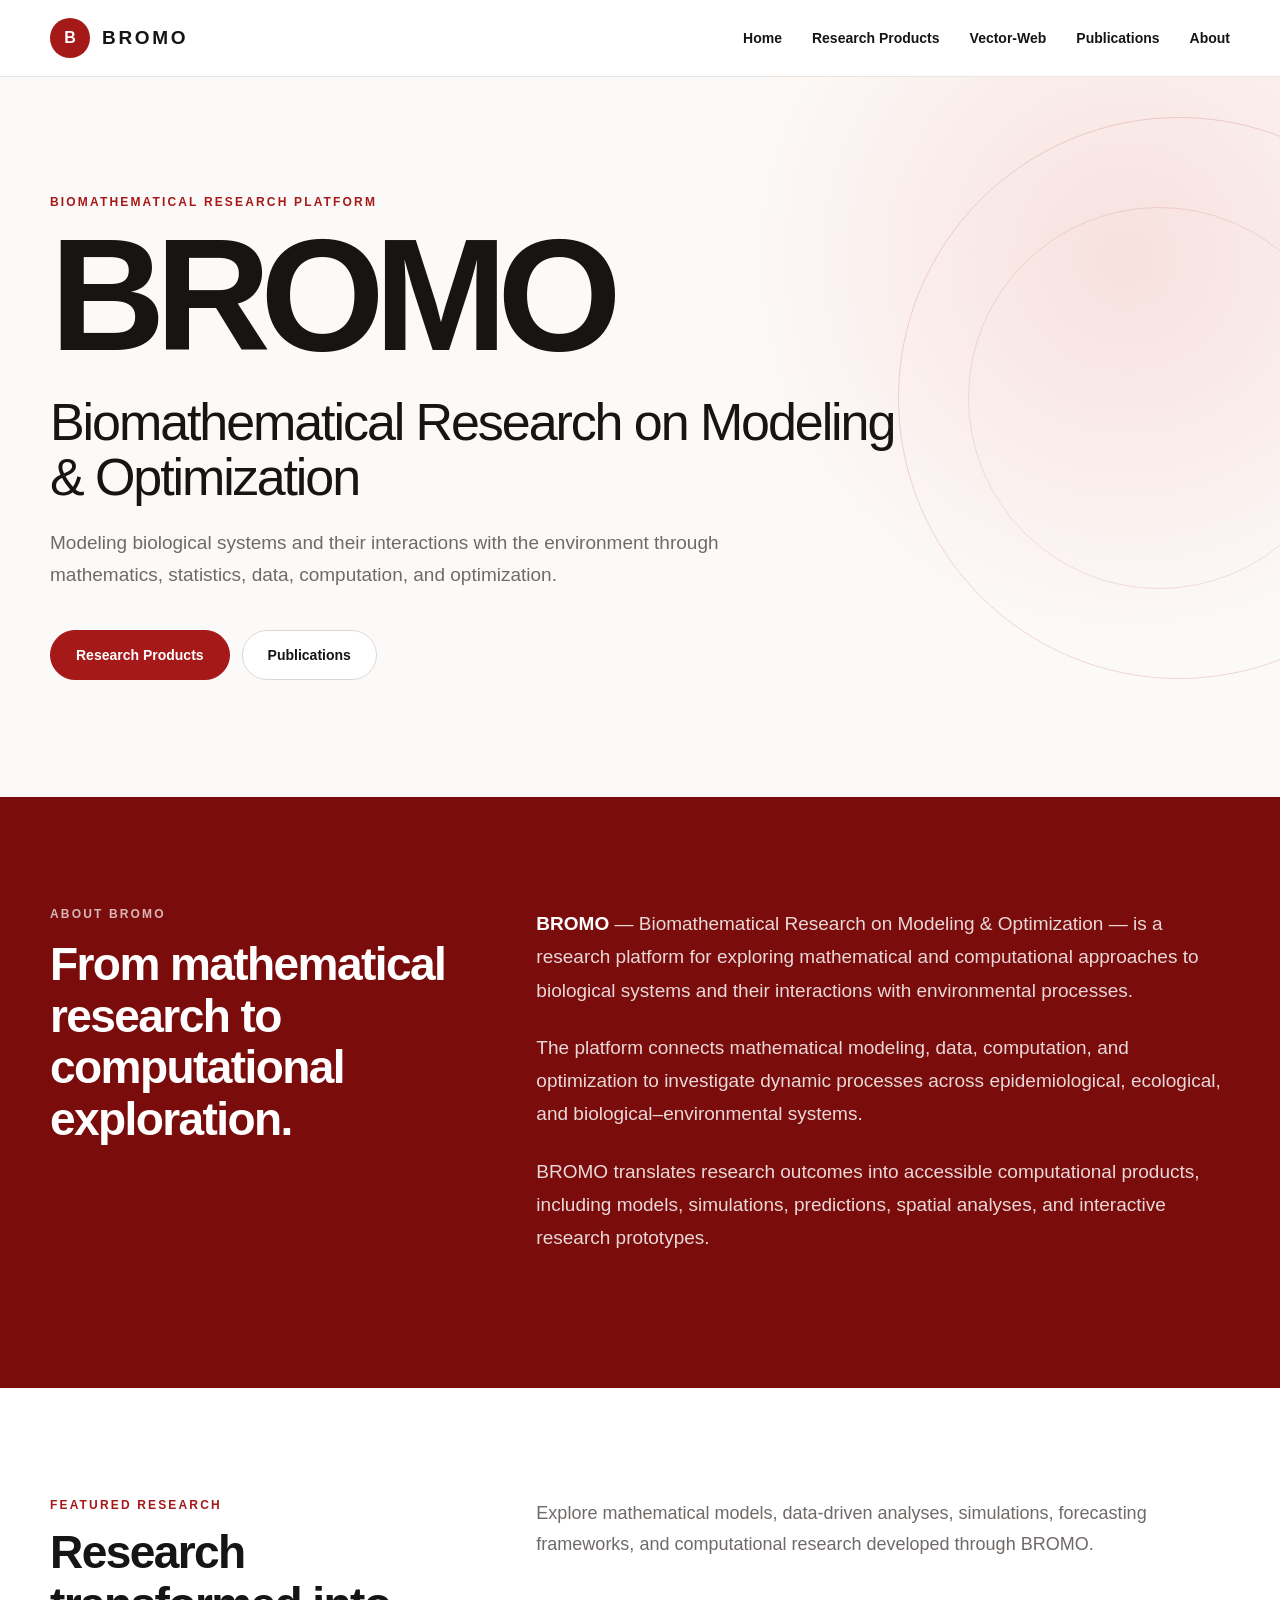
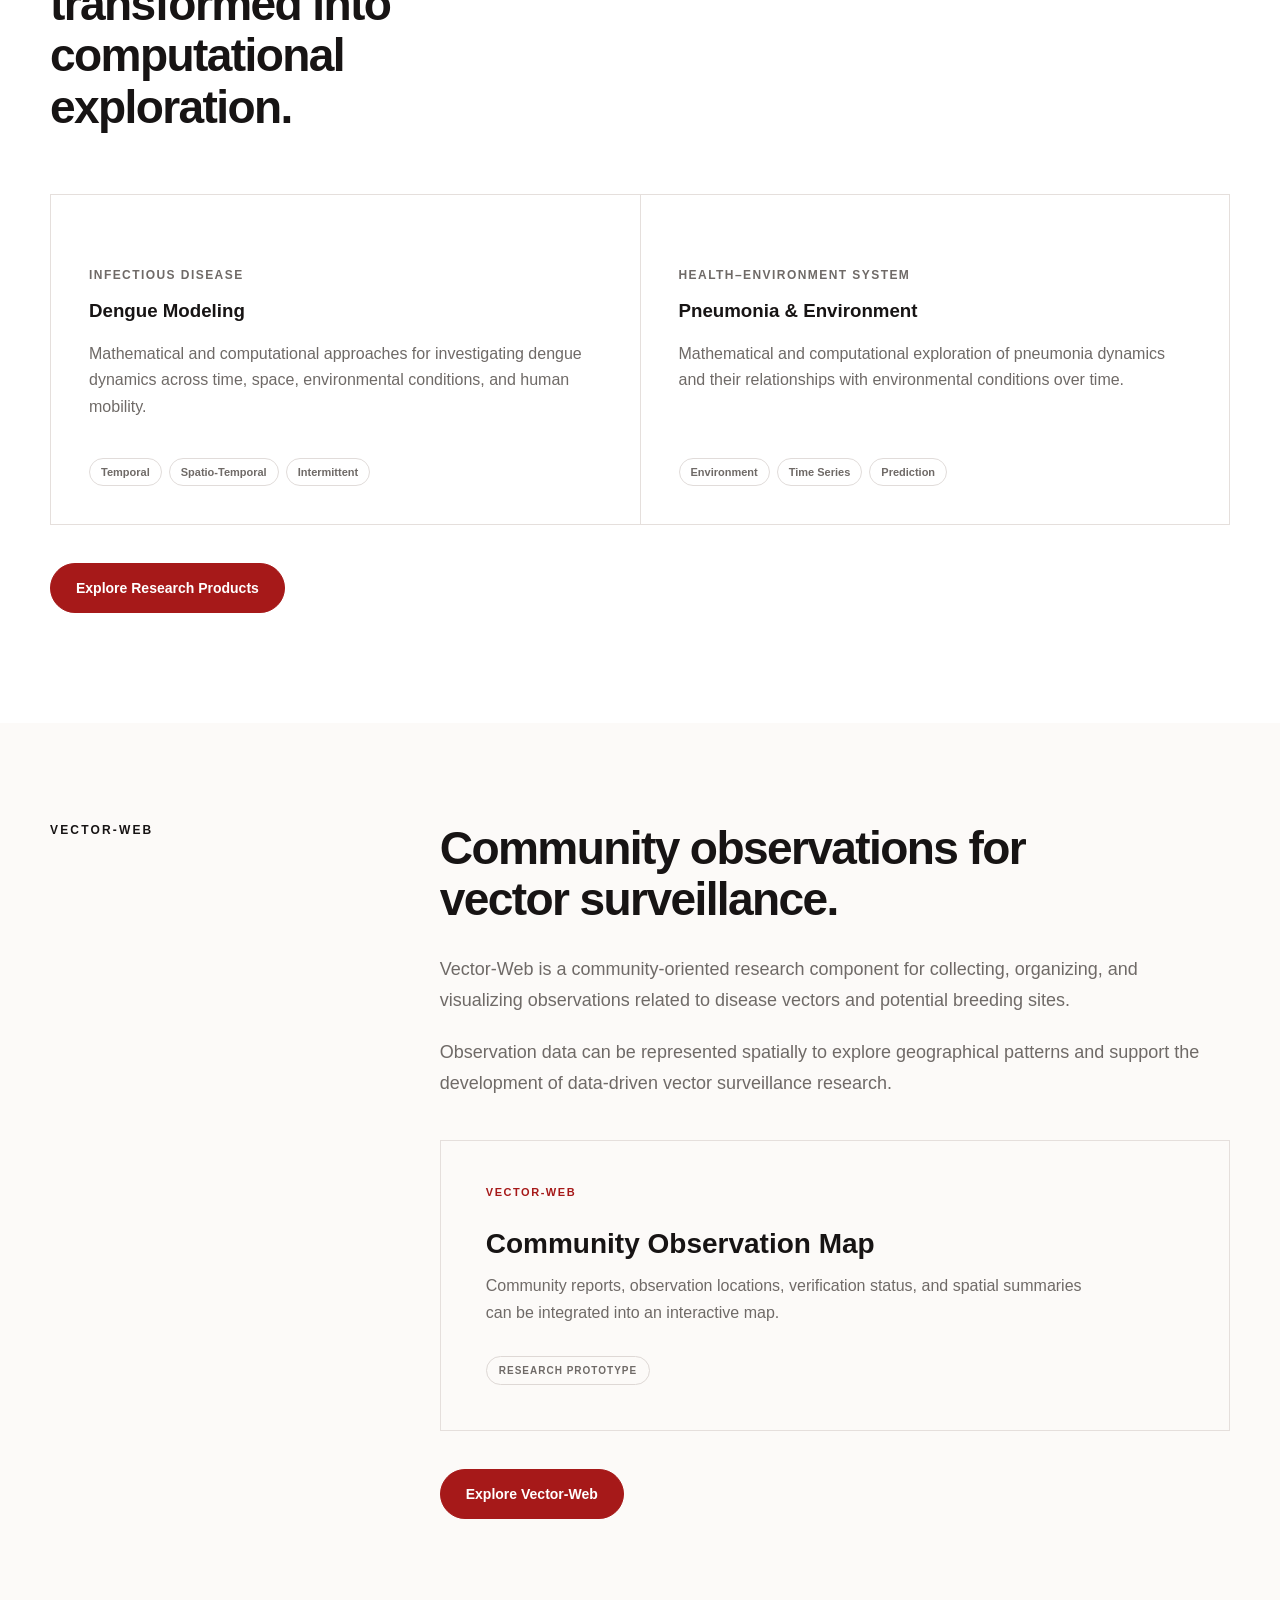
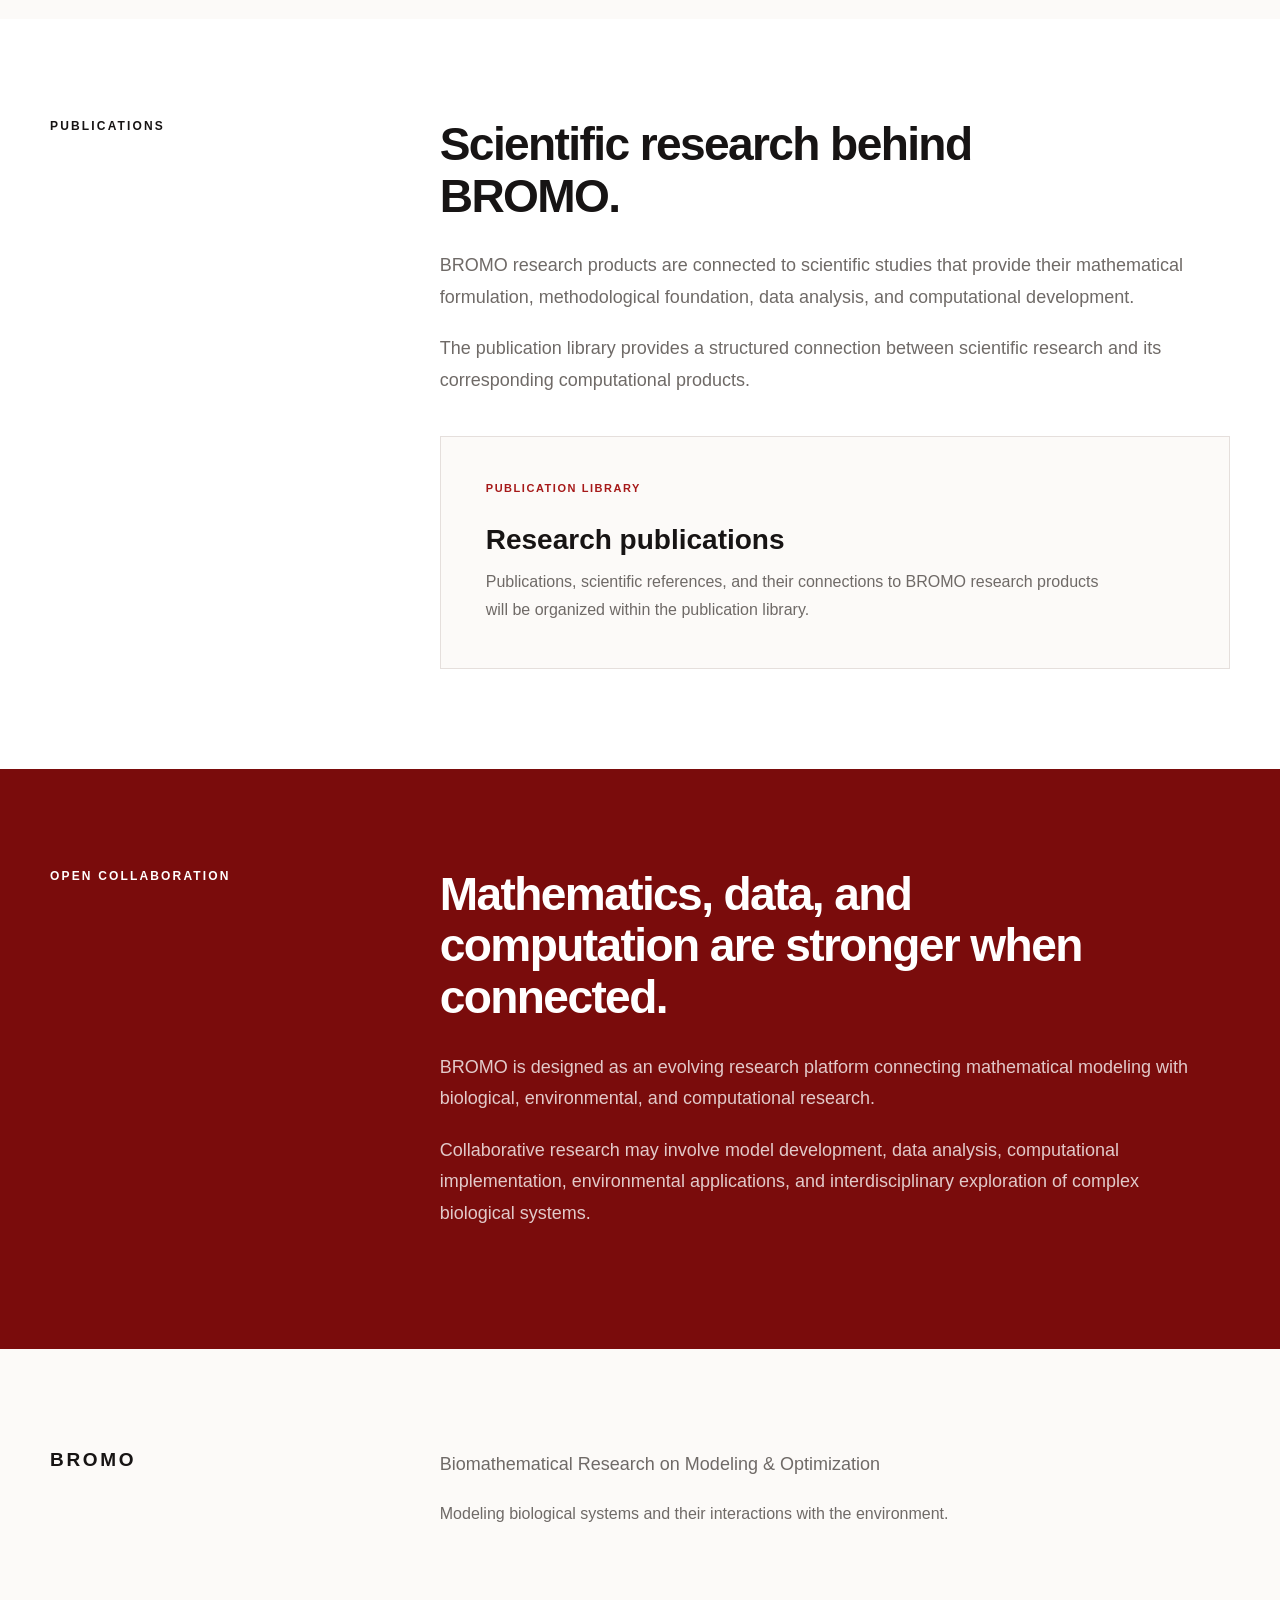
<file: index.html>
<!DOCTYPE html>
<html lang="en">

<head>

  <meta charset="UTF-8">

  <meta
    name="viewport"
    content="width=device-width, initial-scale=1.0"
  >

  <title>BROMO | Biomathematical Research on Modeling & Optimization</title>

  <meta
    name="description"
    content="BROMO — Biomathematical Research on Modeling & Optimization, a research platform for mathematical and computational exploration of biological systems and their interactions with the environment."
  >

  <link
    rel="stylesheet"
    href="assets/css/style.css"
  >

</head>


<body>


<!-- =========================
     NAVIGATION
     ========================= -->

<header class="site-header">

  <div class="container navbar">

    <a href="index.html" class="brand">

      <span class="brand-mark">
        B
      </span>

      <span class="brand-name">
        BROMO
      </span>

    </a>


    <nav class="nav-links">

      <a href="index.html">
        Home
      </a>

      <a href="products.html">
        Research Products
      </a>

      <a href="vector-web.html">
        Vector-Web
      </a>

      <a href="publications.html">
        Publications
      </a>

      <a href="about.html">
        About
      </a>

    </nav>

  </div>

</header>



<!-- =========================
     HERO
     ========================= -->

<section class="hero">

  <div class="container">

    <div class="hero-content">

      <div class="hero-eyebrow">
        Biomathematical Research Platform
      </div>

      <h1 class="hero-title">
        BROMO
      </h1>

      <h2 class="hero-subtitle">
        Biomathematical Research on
        Modeling &amp; Optimization
      </h2>

      <p class="hero-description">
        Modeling biological systems and their interactions
        with the environment through mathematics, statistics,
        data, computation, and optimization.
      </p>


      <div class="hero-actions">

        <a
          href="products.html"
          class="btn btn-primary"
        >
          Research Products
        </a>

        <a
          href="#publications"
          class="btn btn-secondary"
        >
          Publications
        </a>

      </div>

    </div>

  </div>

</section>



<!-- =========================
     ABOUT BROMO
     ========================= -->

<section
  class="about-section"
  id="about"
>

  <div class="container">

    <div class="about-grid">

      <div>

        <div class="section-label">
          About BROMO
        </div>

        <h2 class="about-title">
          From mathematical research to computational exploration.
        </h2>

      </div>


      <div>

        <p class="about-text">
          <strong>BROMO</strong> — Biomathematical Research on
          Modeling &amp; Optimization — is a research platform
          for exploring mathematical and computational approaches
          to biological systems and their interactions with
          environmental processes.
        </p>

        <p class="about-text">
          The platform connects mathematical modeling, data,
          computation, and optimization to investigate dynamic
          processes across epidemiological, ecological, and
          biological–environmental systems.
        </p>

        <p class="about-text">
          BROMO translates research outcomes into accessible
          computational products, including models, simulations,
          predictions, spatial analyses, and interactive research
          prototypes.
        </p>

      </div>

    </div>

  </div>

</section>



<!-- =========================
     FEATURED RESEARCH
     ========================= -->

<section
  class="products-section"
  id="products"
>

  <div class="container">

    <div class="products-heading">

      <div>

        <div
          class="section-label"
          style="color: var(--bromo-red); opacity: 1;"
        >
          Featured Research
        </div>

        <h2 class="products-title">
          Research transformed into computational exploration.
        </h2>

      </div>


      <p class="products-intro">
        Explore mathematical models, data-driven analyses,
        simulations, forecasting frameworks, and computational
        research developed through BROMO.
      </p>

    </div>


    <div class="products-grid">


      <!-- DENGUE MODELING -->

      <a
        href="products/dengue/"
        class="product-card"
      >

        <div class="product-category">
          Infectious Disease
        </div>

        <h3 class="product-title">
          Dengue Modeling
        </h3>

        <p class="product-description">
          Mathematical and computational approaches for
          investigating dengue dynamics across time, space,
          environmental conditions, and human mobility.
        </p>

        <div class="product-tags">

          <span class="product-tag">
            Temporal
          </span>

          <span class="product-tag">
            Spatio-Temporal
          </span>

          <span class="product-tag">
            Intermittent
          </span>

        </div>

      </a>



      <!-- PNEUMONIA & ENVIRONMENT -->

      <a
        href="products/pneumonia/"
        class="product-card"
      >

        <div class="product-category">
          Health–Environment System
        </div>

        <h3 class="product-title">
          Pneumonia &amp; Environment
        </h3>

        <p class="product-description">
          Mathematical and computational exploration of
          pneumonia dynamics and their relationships with
          environmental conditions over time.
        </p>

        <div class="product-tags">

          <span class="product-tag">
            Environment
          </span>

          <span class="product-tag">
            Time Series
          </span>

          <span class="product-tag">
            Prediction
          </span>

        </div>

      </a>


    </div>


    <div class="hero-actions">

      <a
        href="products.html"
        class="btn btn-primary"
      >
        Explore Research Products
      </a>

    </div>

  </div>

</section>



<!-- =========================
     VECTOR-WEB
     ========================= -->

<section
  class="model-section model-section-soft"
  id="vector-web"
>

  <div class="container">

    <div class="model-section-grid">

      <div>

        <div class="section-label model-label">
          Vector-Web
        </div>

      </div>


      <div>

        <h2 class="model-section-title">
          Community observations for
          vector surveillance.
        </h2>

        <p class="model-text">
          Vector-Web is a community-oriented research component
          for collecting, organizing, and visualizing observations
          related to disease vectors and potential breeding sites.
        </p>

        <p class="model-text">
          Observation data can be represented spatially to explore
          geographical patterns and support the development of
          data-driven vector surveillance research.
        </p>


        <div class="model-placeholder">

          <div class="model-placeholder-label">
            VECTOR-WEB
          </div>

          <h3>
            Community Observation Map
          </h3>

          <p>
            Community reports, observation locations,
            verification status, and spatial summaries
            can be integrated into an interactive map.
          </p>

          <span class="model-development">
            Research Prototype
          </span>

        </div>


        <div class="hero-actions">

          <a
            href="vector-web.html"
            class="btn btn-primary"
          >
            Explore Vector-Web
          </a>

        </div>

      </div>

    </div>

  </div>

</section>



<!-- =========================
     PUBLICATIONS
     ========================= -->

<section
  class="model-section"
  id="publications"
>

  <div class="container">

    <div class="model-section-grid">

      <div>

        <div class="section-label model-label">
          Publications
        </div>

      </div>


      <div>

        <h2 class="model-section-title">
          Scientific research behind BROMO.
        </h2>

        <p class="model-text">
          BROMO research products are connected to scientific
          studies that provide their mathematical formulation,
          methodological foundation, data analysis, and
          computational development.
        </p>

        <p class="model-text">
          The publication library provides a structured
          connection between scientific research and its
          corresponding computational products.
        </p>


        <div class="model-placeholder">

          <div class="model-placeholder-label">
            PUBLICATION LIBRARY
          </div>

          <h3>
            Research publications
          </h3>

          <p>
            Publications, scientific references, and their
            connections to BROMO research products will be
            organized within the publication library.
          </p>

        </div>

      </div>

    </div>

  </div>

</section>



<!-- =========================
     OPEN COLLABORATION
     ========================= -->

<section class="model-section model-section-dark">

  <div class="container">

    <div class="model-section-grid">

      <div>

        <div class="section-label model-label">
          Open Collaboration
        </div>

      </div>


      <div>

        <h2 class="model-section-title">
          Mathematics, data, and computation
          are stronger when connected.
        </h2>

        <p class="model-text">
          BROMO is designed as an evolving research platform
          connecting mathematical modeling with biological,
          environmental, and computational research.
        </p>

        <p class="model-text">
          Collaborative research may involve model development,
          data analysis, computational implementation,
          environmental applications, and interdisciplinary
          exploration of complex biological systems.
        </p>

      </div>

    </div>

  </div>

</section>



<!-- =========================
     FOOTER
     ========================= -->

<footer class="model-section model-section-soft">

  <div class="container">

    <div class="model-section-grid">

      <div>

        <div class="brand-name">
          BROMO
        </div>

      </div>


      <div>

        <p class="model-text">
          Biomathematical Research on Modeling &amp; Optimization
        </p>

        <p class="product-description">
          Modeling biological systems and their interactions
          with the environment.
        </p>

      </div>

    </div>

  </div>

</footer>


</body>

</html>
</file>
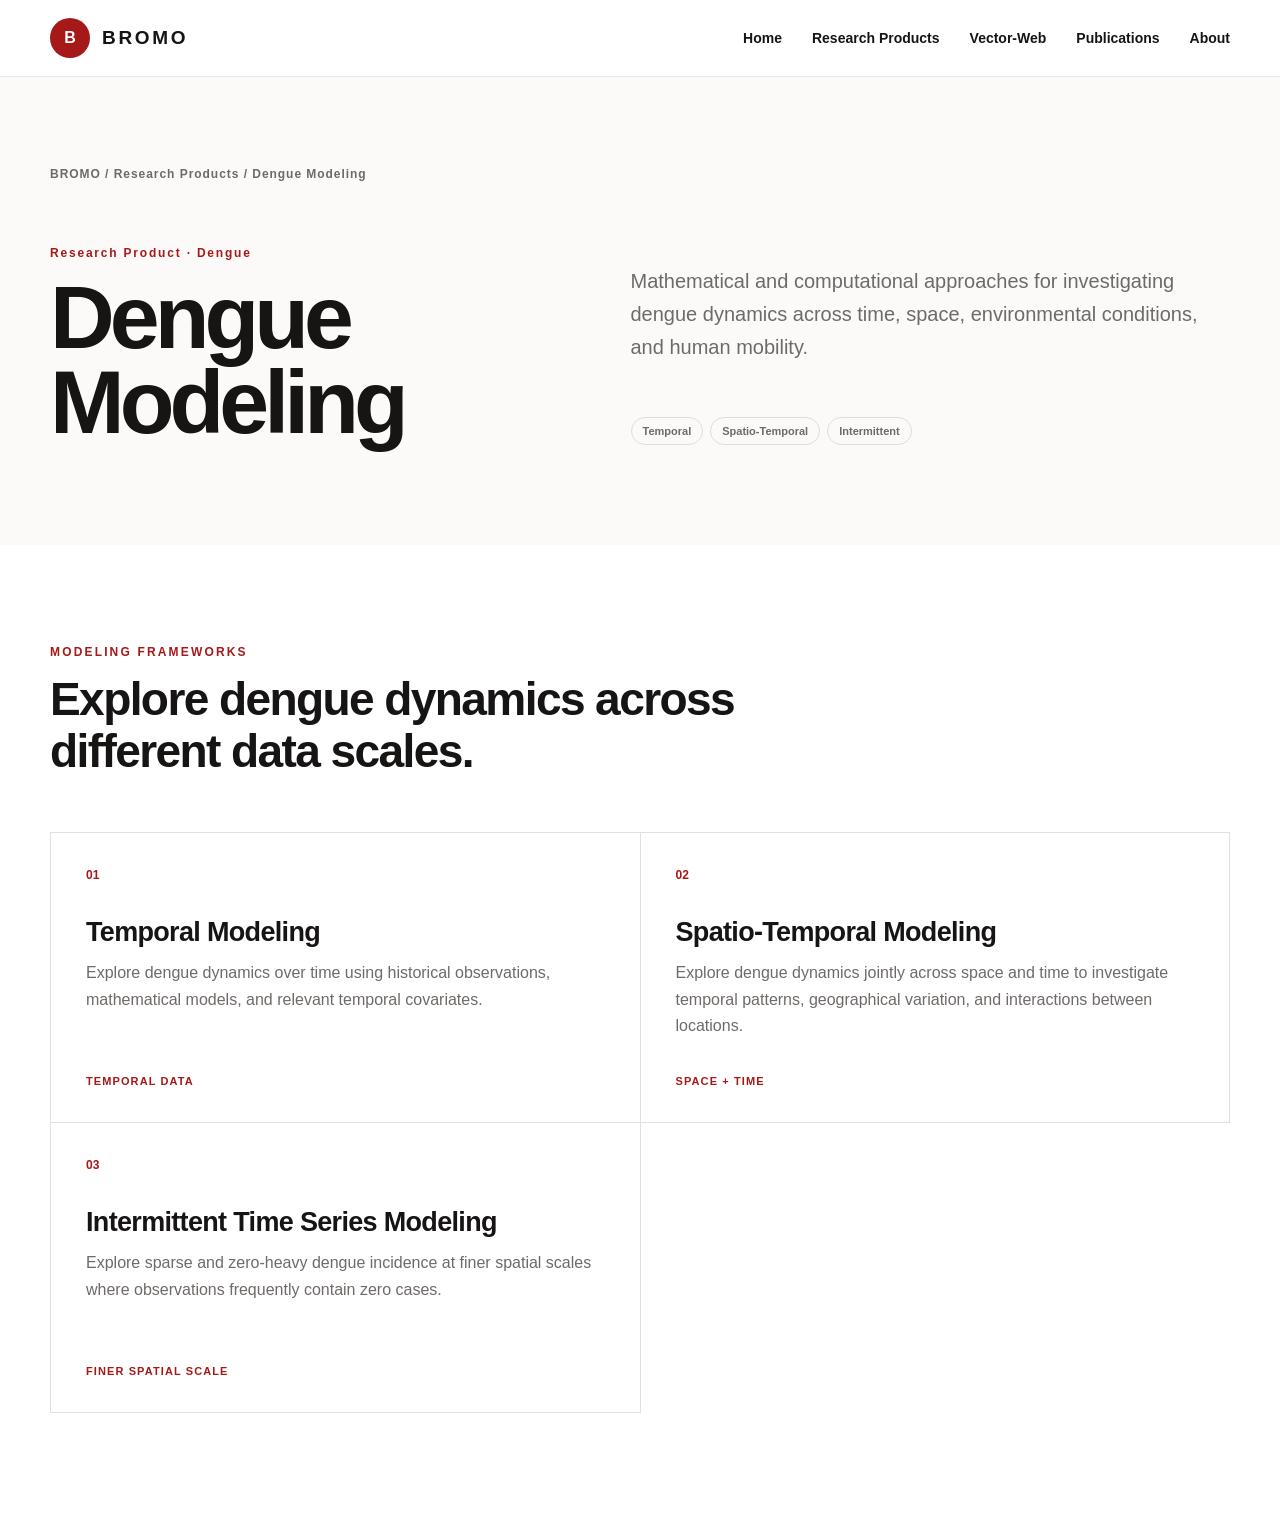
<file: products/dengue/index.html>
<!DOCTYPE html>
<html lang="en">

<head>

  <meta charset="UTF-8">

  <meta
    name="viewport"
    content="width=device-width, initial-scale=1.0"
  >

  <title>Dengue Modeling | BROMO</title>

  <meta
    name="description"
    content="Explore mathematical and computational approaches to dengue dynamics through BROMO."
  >

  <link
    rel="stylesheet"
    href="../../assets/css/style.css"
  >

</head>


<body>


<!-- =========================
     NAVIGATION
     ========================= -->

<header class="site-header">

  <div class="container navbar">

    <a href="../../index.html" class="brand">

      <span class="brand-mark">
        B
      </span>

      <span class="brand-name">
        BROMO
      </span>

    </a>


    <nav class="nav-links">

      <a href="index.html">Home</a>
      <a href="products.html">Research Products</a>
      <a href="vector-web.html">Vector-Web</a>
      <a href="publications.html">Publications</a>
      <a href="about.html">About</a>

    </nav>

  </div>

</header>



<!-- =========================
     DENGUE HEADER
     ========================= -->

<section class="product-detail-hero">

  <div class="container">

    <div class="product-breadcrumb">
      BROMO / Research Products / Dengue Modeling
    </div>


    <div class="product-detail-grid">

      <div>

        <div class="product-code">
          Research Product · Dengue
        </div>

        <h1 class="product-detail-title">
          Dengue Modeling
        </h1>

      </div>


      <div>

        <p class="product-detail-lead">
          Mathematical and computational approaches for
          investigating dengue dynamics across time, space,
          environmental conditions, and human mobility.
        </p>


        <div class="product-tags">

          <span class="product-tag">
            Temporal
          </span>

          <span class="product-tag">
            Spatio-Temporal
          </span>

          <span class="product-tag">
            Intermittent
          </span>

        </div>

      </div>

    </div>

  </div>

</section>



<!-- =========================
     MODELING FRAMEWORKS
     ========================= -->

<section class="approaches-section">

  <div class="container">

    <div class="approaches-heading">

      <div
        class="section-label"
        style="color: var(--bromo-red); opacity: 1;"
      >
        Modeling Frameworks
      </div>

      <h2 class="approaches-title">
        Explore dengue dynamics across different data scales.
      </h2>

    </div>



    <div class="approaches-grid">


      <!-- TEMPORAL MODELING -->

      <a
        href="temporal.html"
        class="approach-card approach-link"
      >

        <div class="approach-number">
          01
        </div>

        <h3>
          Temporal Modeling
        </h3>

        <p>
          Explore dengue dynamics over time using historical
          observations, mathematical models, and relevant
          temporal covariates.
        </p>

        <span class="approach-status">
          Temporal Data
        </span>

      </a>



      <!-- SPATIO-TEMPORAL MODELING -->

      <a
        href="spatiotemporal.html"
        class="approach-card approach-link"
      >

        <div class="approach-number">
          02
        </div>

        <h3>
          Spatio-Temporal Modeling
        </h3>

        <p>
          Explore dengue dynamics jointly across space and time
          to investigate temporal patterns, geographical variation,
          and interactions between locations.
        </p>

        <span class="approach-status">
          Space + Time
        </span>

      </a>



      <!-- INTERMITTENT TIME SERIES MODELING -->

      <a
        href="intermittent.html"
        class="approach-card approach-link"
      >

        <div class="approach-number">
          03
        </div>

        <h3>
          Intermittent Time Series Modeling
        </h3>

        <p>
          Explore sparse and zero-heavy dengue incidence
          at finer spatial scales where observations
          frequently contain zero cases.
        </p>

        <span class="approach-status">
          Finer Spatial Scale
        </span>

      </a>


    </div>

  </div>

</section>


</body>

</html>
</file>
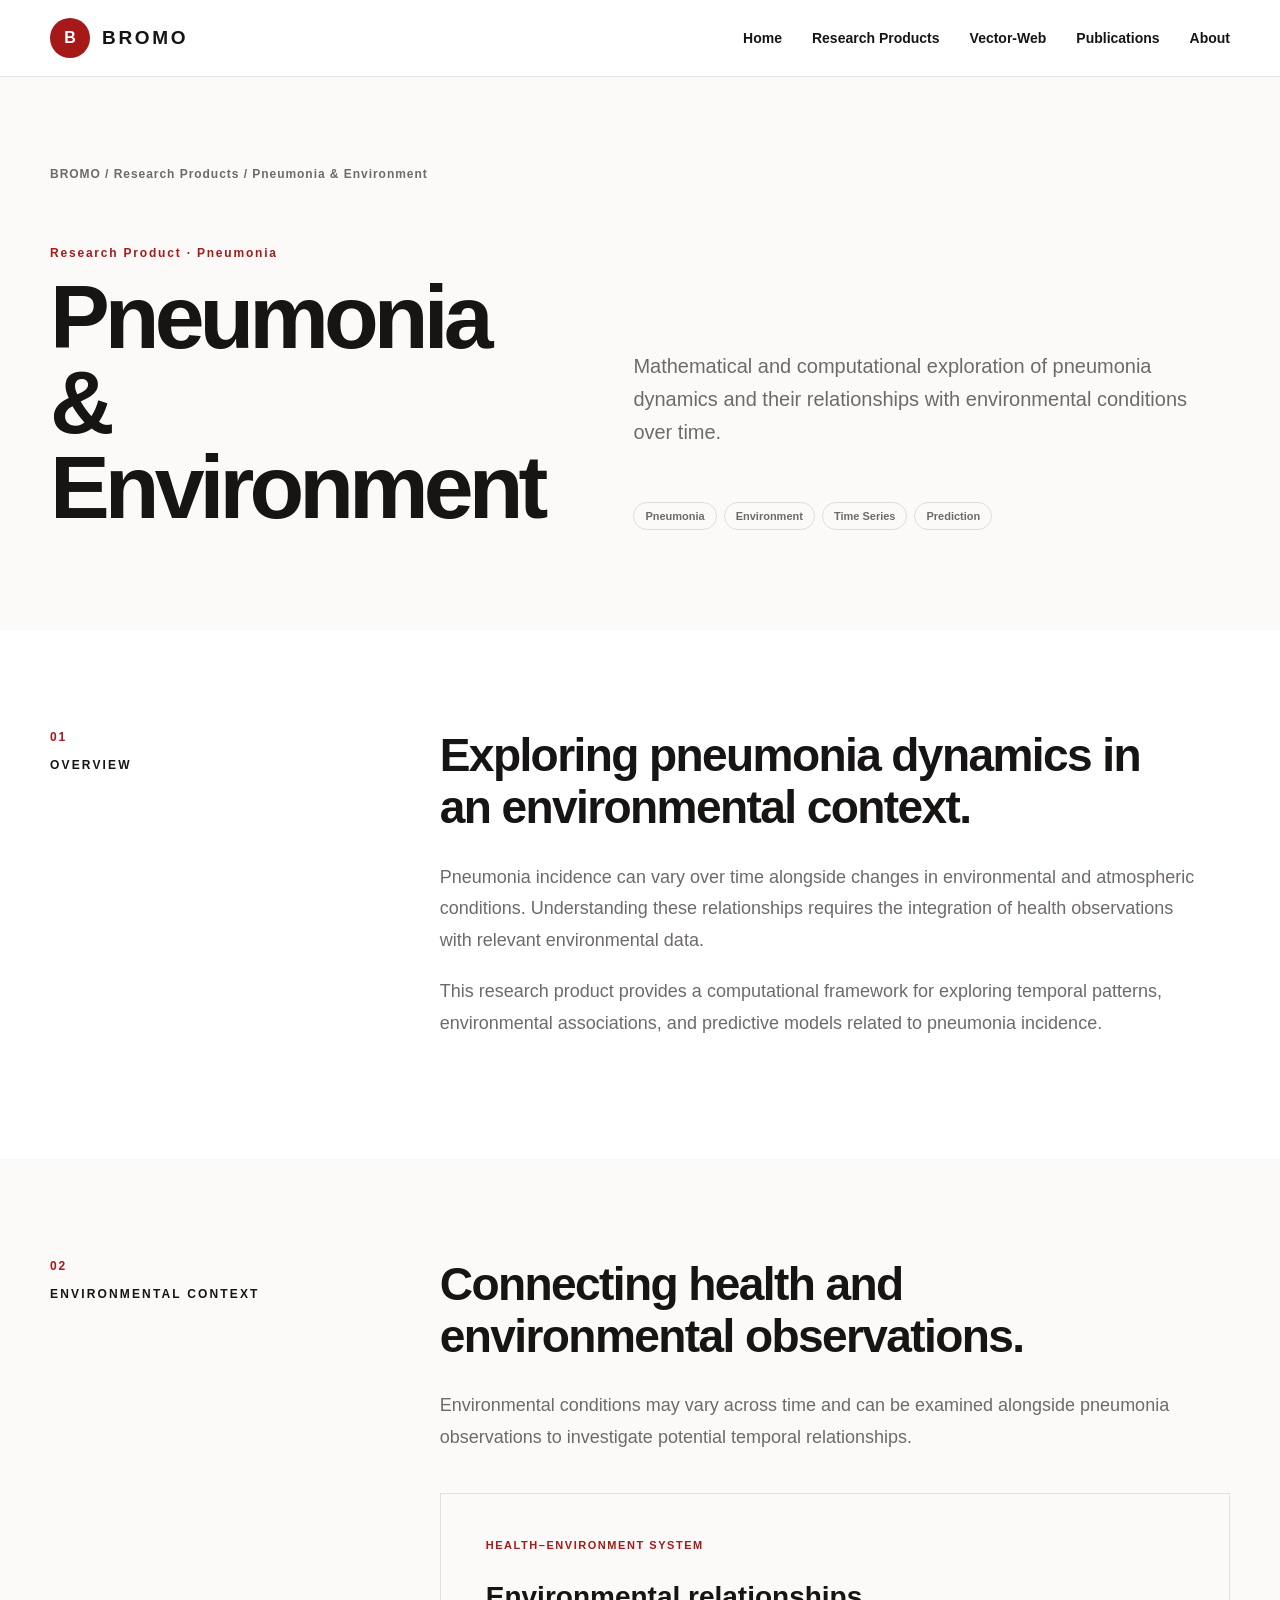
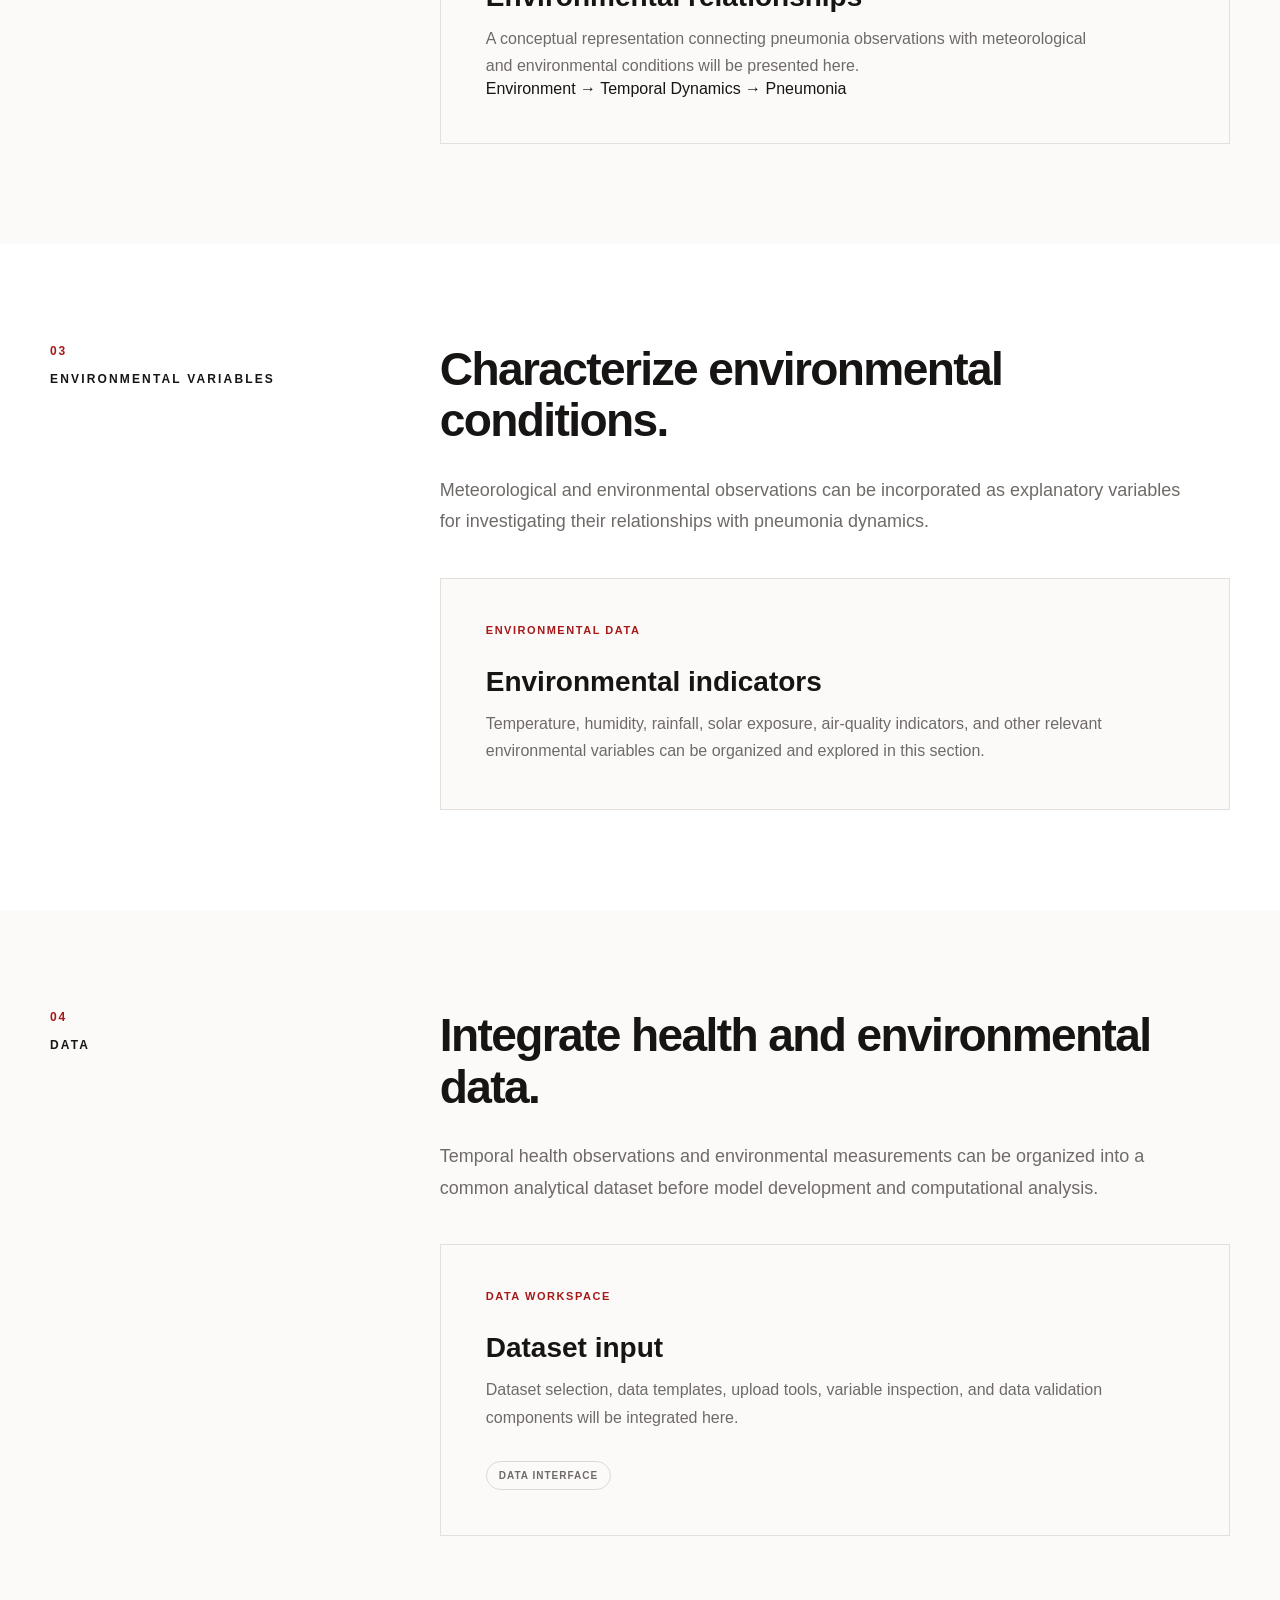
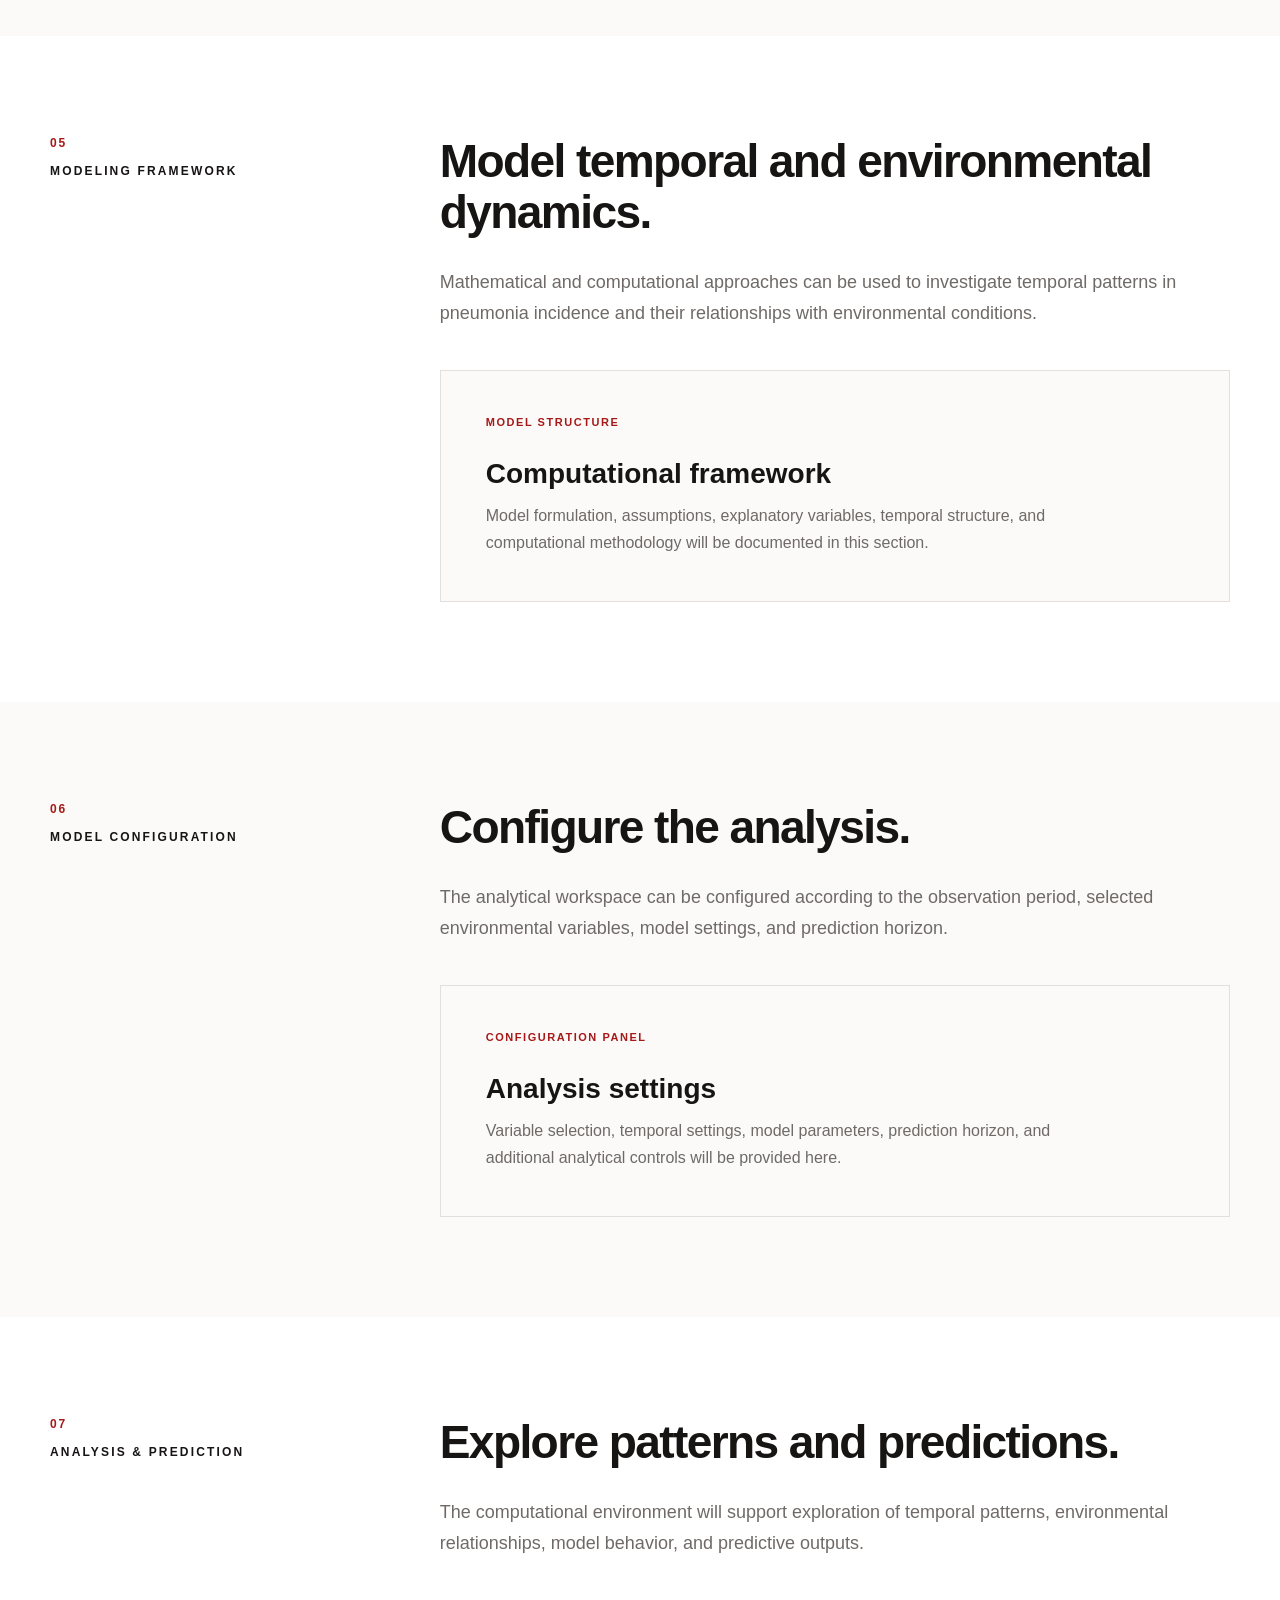
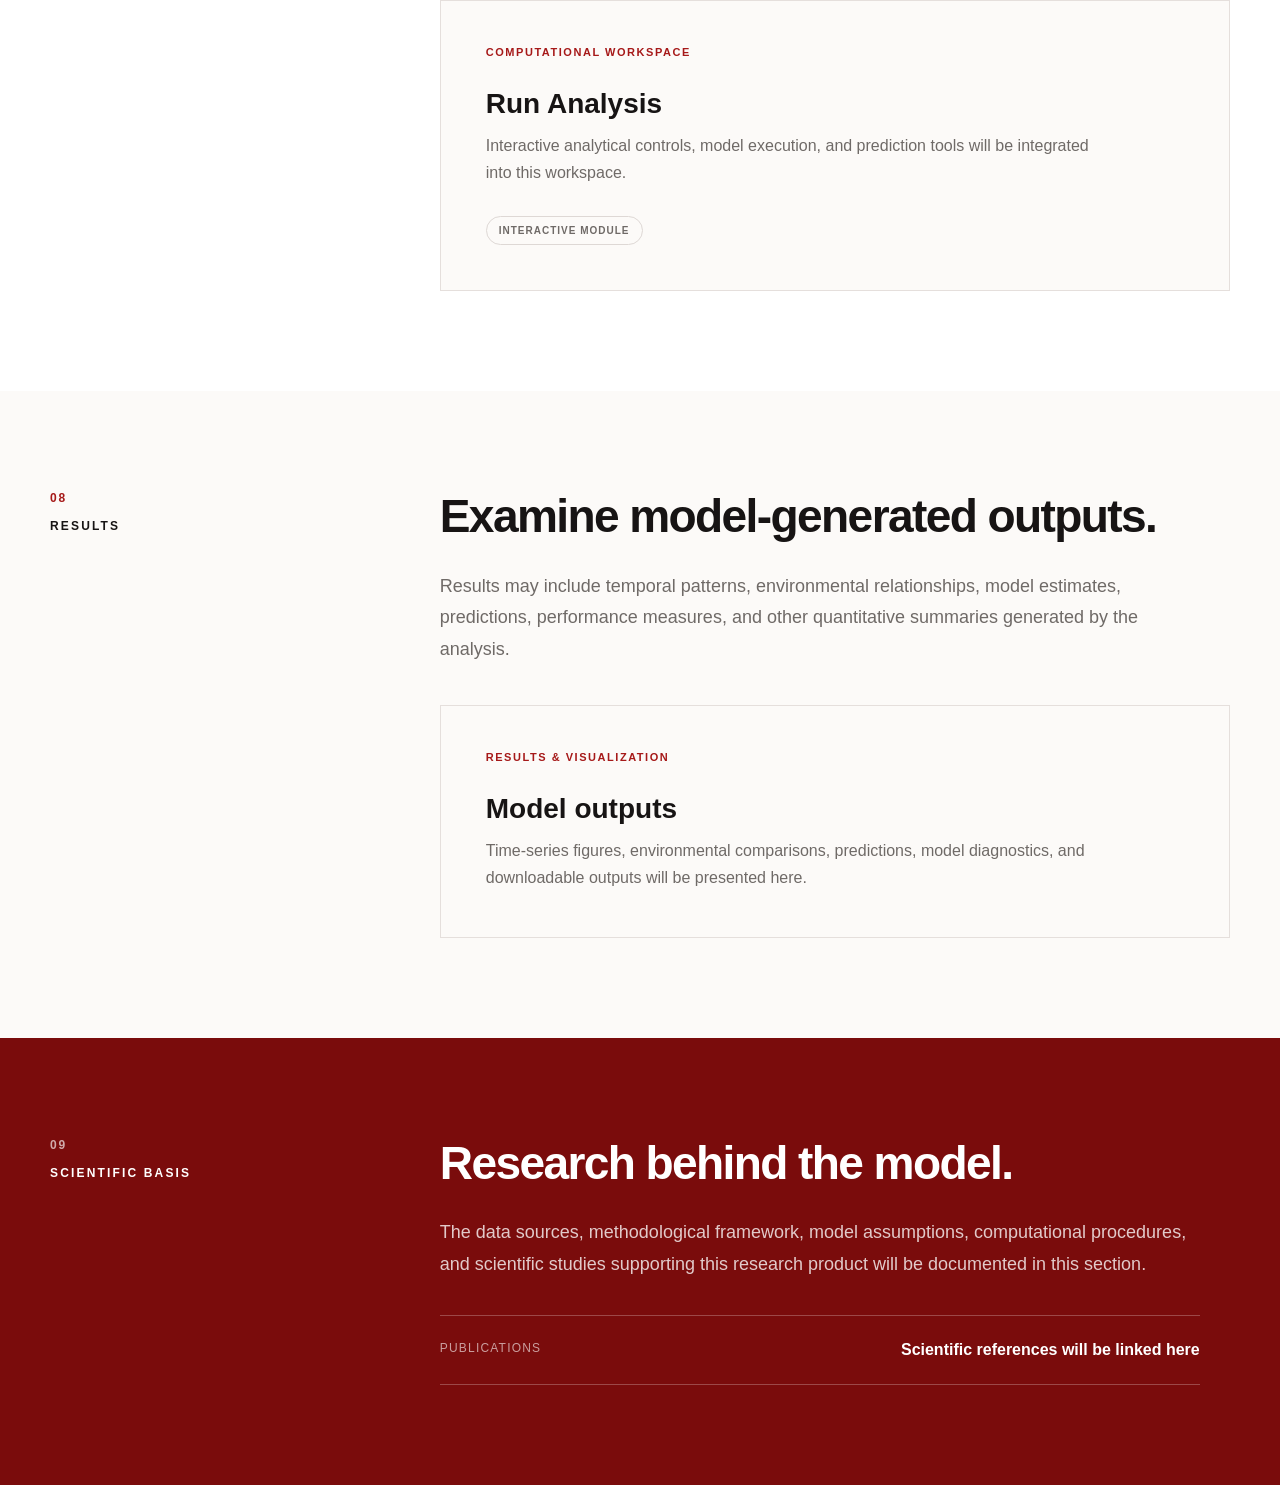
<file: products/pneumonia/index.html>
<!DOCTYPE html>
<html lang="en">

<head>

  <meta charset="UTF-8">

  <meta
    name="viewport"
    content="width=device-width, initial-scale=1.0"
  >

  <title>Pneumonia & Environment | BROMO</title>

  <meta
    name="description"
    content="Explore pneumonia dynamics and their relationships with environmental conditions through BROMO."
  >

  <link
    rel="stylesheet"
    href="../../assets/css/style.css"
  >

</head>


<body>


<!-- =========================
     NAVIGATION
     ========================= -->

<header class="site-header">

  <div class="container navbar">

    <a href="../../index.html" class="brand">

      <span class="brand-mark">
        B
      </span>

      <span class="brand-name">
        BROMO
      </span>

    </a>


    <nav class="nav-links">

      <a href="index.html">Home</a>
      <a href="products.html">Research Products</a>
      <a href="vector-web.html">Vector-Web</a>
      <a href="publications.html">Publications</a>
      <a href="about.html">About</a>

    </nav>

  </div>

</header>



<!-- =========================
     PRODUCT HEADER
     ========================= -->

<section class="product-detail-hero">

  <div class="container">

    <div class="product-breadcrumb">
      BROMO / Research Products / Pneumonia & Environment
    </div>


    <div class="product-detail-grid">

      <div>

        <div class="product-code">
          Research Product · Pneumonia
        </div>

        <h1 class="product-detail-title">
          Pneumonia & Environment
        </h1>

      </div>


      <div>

        <p class="product-detail-lead">
          Mathematical and computational exploration of
          pneumonia dynamics and their relationships with
          environmental conditions over time.
        </p>


        <div class="product-tags">

          <span class="product-tag">
            Pneumonia
          </span>

          <span class="product-tag">
            Environment
          </span>

          <span class="product-tag">
            Time Series
          </span>

          <span class="product-tag">
            Prediction
          </span>

        </div>

      </div>

    </div>

  </div>

</section>



<!-- =========================
     01 OVERVIEW
     ========================= -->

<section class="model-section">

  <div class="container">

    <div class="model-section-grid">

      <div>

        <div class="model-step">
          01
        </div>

        <div class="section-label model-label">
          Overview
        </div>

      </div>


      <div>

        <h2 class="model-section-title">
          Exploring pneumonia dynamics
          in an environmental context.
        </h2>

        <p class="model-text">
          Pneumonia incidence can vary over time alongside
          changes in environmental and atmospheric conditions.
          Understanding these relationships requires the
          integration of health observations with relevant
          environmental data.
        </p>

        <p class="model-text">
          This research product provides a computational
          framework for exploring temporal patterns,
          environmental associations, and predictive models
          related to pneumonia incidence.
        </p>

      </div>

    </div>

  </div>

</section>



<!-- =========================
     02 ENVIRONMENTAL CONTEXT
     ========================= -->

<section class="model-section model-section-soft">

  <div class="container">

    <div class="model-section-grid">

      <div>

        <div class="model-step">
          02
        </div>

        <div class="section-label model-label">
          Environmental Context
        </div>

      </div>


      <div>

        <h2 class="model-section-title">
          Connecting health and
          environmental observations.
        </h2>

        <p class="model-text">
          Environmental conditions may vary across time and
          can be examined alongside pneumonia observations
          to investigate potential temporal relationships.
        </p>


        <div class="model-placeholder">

          <div class="model-placeholder-label">
            HEALTH–ENVIRONMENT SYSTEM
          </div>

          <h3>
            Environmental relationships
          </h3>

          <p>
            A conceptual representation connecting pneumonia
            observations with meteorological and environmental
            conditions will be presented here.
          </p>

          <div class="model-structure-preview">
            Environment → Temporal Dynamics → Pneumonia
          </div>

        </div>

      </div>

    </div>

  </div>

</section>



<!-- =========================
     03 ENVIRONMENTAL VARIABLES
     ========================= -->

<section class="model-section">

  <div class="container">

    <div class="model-section-grid">

      <div>

        <div class="model-step">
          03
        </div>

        <div class="section-label model-label">
          Environmental Variables
        </div>

      </div>


      <div>

        <h2 class="model-section-title">
          Characterize environmental conditions.
        </h2>

        <p class="model-text">
          Meteorological and environmental observations can
          be incorporated as explanatory variables for
          investigating their relationships with pneumonia
          dynamics.
        </p>


        <div class="model-placeholder">

          <div class="model-placeholder-label">
            ENVIRONMENTAL DATA
          </div>

          <h3>
            Environmental indicators
          </h3>

          <p>
            Temperature, humidity, rainfall, solar exposure,
            air-quality indicators, and other relevant
            environmental variables can be organized and
            explored in this section.
          </p>

        </div>

      </div>

    </div>

  </div>

</section>



<!-- =========================
     04 DATA
     ========================= -->

<section class="model-section model-section-soft">

  <div class="container">

    <div class="model-section-grid">

      <div>

        <div class="model-step">
          04
        </div>

        <div class="section-label model-label">
          Data
        </div>

      </div>


      <div>

        <h2 class="model-section-title">
          Integrate health and environmental data.
        </h2>

        <p class="model-text">
          Temporal health observations and environmental
          measurements can be organized into a common
          analytical dataset before model development
          and computational analysis.
        </p>


        <div class="model-placeholder">

          <div class="model-placeholder-label">
            DATA WORKSPACE
          </div>

          <h3>
            Dataset input
          </h3>

          <p>
            Dataset selection, data templates, upload tools,
            variable inspection, and data validation components
            will be integrated here.
          </p>

          <span class="model-development">
            Data Interface
          </span>

        </div>

      </div>

    </div>

  </div>

</section>



<!-- =========================
     05 MODELING FRAMEWORK
     ========================= -->

<section class="model-section">

  <div class="container">

    <div class="model-section-grid">

      <div>

        <div class="model-step">
          05
        </div>

        <div class="section-label model-label">
          Modeling Framework
        </div>

      </div>


      <div>

        <h2 class="model-section-title">
          Model temporal and environmental dynamics.
        </h2>

        <p class="model-text">
          Mathematical and computational approaches can be
          used to investigate temporal patterns in pneumonia
          incidence and their relationships with environmental
          conditions.
        </p>


        <div class="model-placeholder">

          <div class="model-placeholder-label">
            MODEL STRUCTURE
          </div>

          <h3>
            Computational framework
          </h3>

          <p>
            Model formulation, assumptions, explanatory
            variables, temporal structure, and computational
            methodology will be documented in this section.
          </p>

        </div>

      </div>

    </div>

  </div>

</section>



<!-- =========================
     06 MODEL CONFIGURATION
     ========================= -->

<section class="model-section model-section-soft">

  <div class="container">

    <div class="model-section-grid">

      <div>

        <div class="model-step">
          06
        </div>

        <div class="section-label model-label">
          Model Configuration
        </div>

      </div>


      <div>

        <h2 class="model-section-title">
          Configure the analysis.
        </h2>

        <p class="model-text">
          The analytical workspace can be configured according
          to the observation period, selected environmental
          variables, model settings, and prediction horizon.
        </p>


        <div class="model-placeholder">

          <div class="model-placeholder-label">
            CONFIGURATION PANEL
          </div>

          <h3>
            Analysis settings
          </h3>

          <p>
            Variable selection, temporal settings, model
            parameters, prediction horizon, and additional
            analytical controls will be provided here.
          </p>

        </div>

      </div>

    </div>

  </div>

</section>



<!-- =========================
     07 ANALYSIS & PREDICTION
     ========================= -->

<section class="model-section">

  <div class="container">

    <div class="model-section-grid">

      <div>

        <div class="model-step">
          07
        </div>

        <div class="section-label model-label">
          Analysis & Prediction
        </div>

      </div>


      <div>

        <h2 class="model-section-title">
          Explore patterns and predictions.
        </h2>

        <p class="model-text">
          The computational environment will support exploration
          of temporal patterns, environmental relationships,
          model behavior, and predictive outputs.
        </p>


        <div class="model-placeholder">

          <div class="model-placeholder-label">
            COMPUTATIONAL WORKSPACE
          </div>

          <h3>
            Run Analysis
          </h3>

          <p>
            Interactive analytical controls, model execution,
            and prediction tools will be integrated into
            this workspace.
          </p>

          <span class="model-development">
            Interactive Module
          </span>

        </div>

      </div>

    </div>

  </div>

</section>



<!-- =========================
     08 RESULTS
     ========================= -->

<section class="model-section model-section-soft">

  <div class="container">

    <div class="model-section-grid">

      <div>

        <div class="model-step">
          08
        </div>

        <div class="section-label model-label">
          Results
        </div>

      </div>


      <div>

        <h2 class="model-section-title">
          Examine model-generated outputs.
        </h2>

        <p class="model-text">
          Results may include temporal patterns, environmental
          relationships, model estimates, predictions,
          performance measures, and other quantitative
          summaries generated by the analysis.
        </p>


        <div class="model-placeholder">

          <div class="model-placeholder-label">
            RESULTS & VISUALIZATION
          </div>

          <h3>
            Model outputs
          </h3>

          <p>
            Time-series figures, environmental comparisons,
            predictions, model diagnostics, and downloadable
            outputs will be presented here.
          </p>

        </div>

      </div>

    </div>

  </div>

</section>



<!-- =========================
     09 SCIENTIFIC BASIS
     ========================= -->

<section class="model-section model-section-dark">

  <div class="container">

    <div class="model-section-grid">

      <div>

        <div class="model-step">
          09
        </div>

        <div class="section-label model-label">
          Scientific Basis
        </div>

      </div>


      <div>

        <h2 class="model-section-title">
          Research behind the model.
        </h2>

        <p class="model-text">
          The data sources, methodological framework,
          model assumptions, computational procedures,
          and scientific studies supporting this research
          product will be documented in this section.
        </p>


        <div class="scientific-reference">

          <span>
            Publications
          </span>

          <strong>
            Scientific references will be linked here
          </strong>

        </div>

      </div>

    </div>

  </div>

</section>


</body>

</html>
</file>
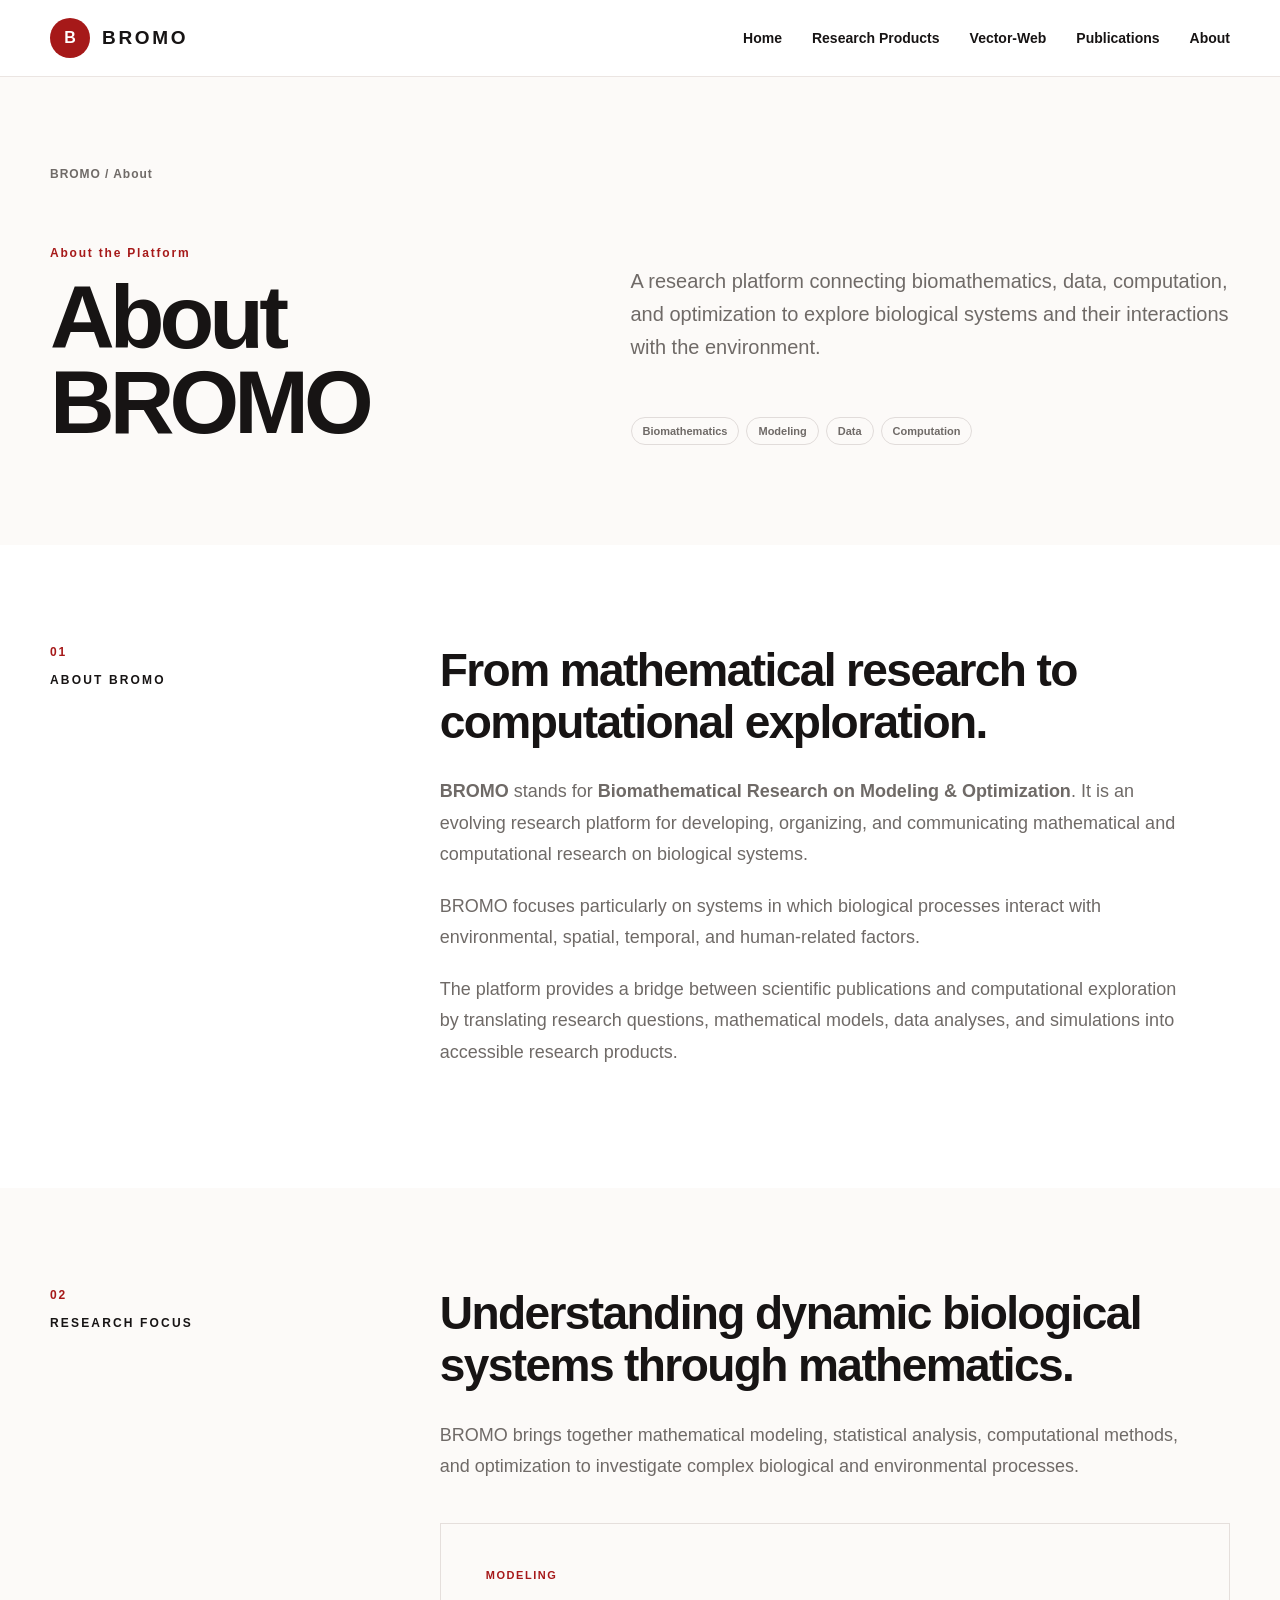
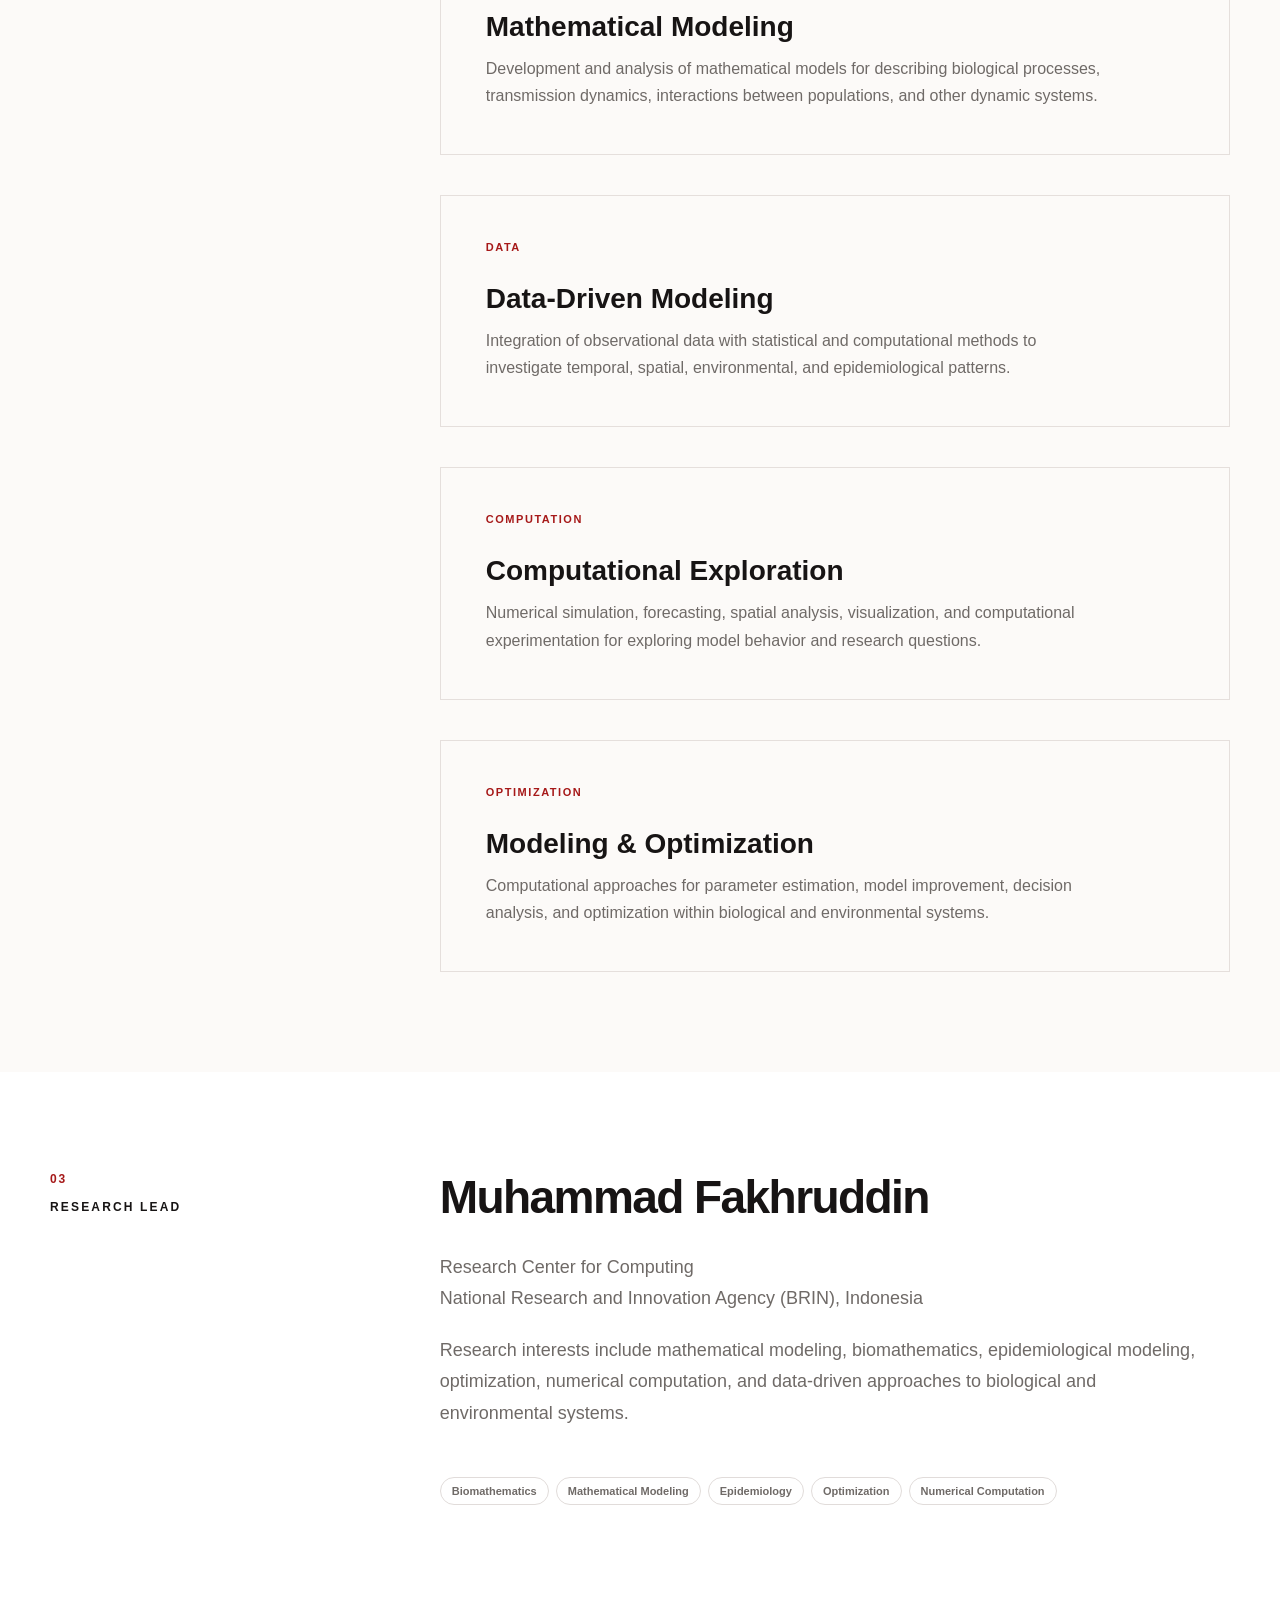
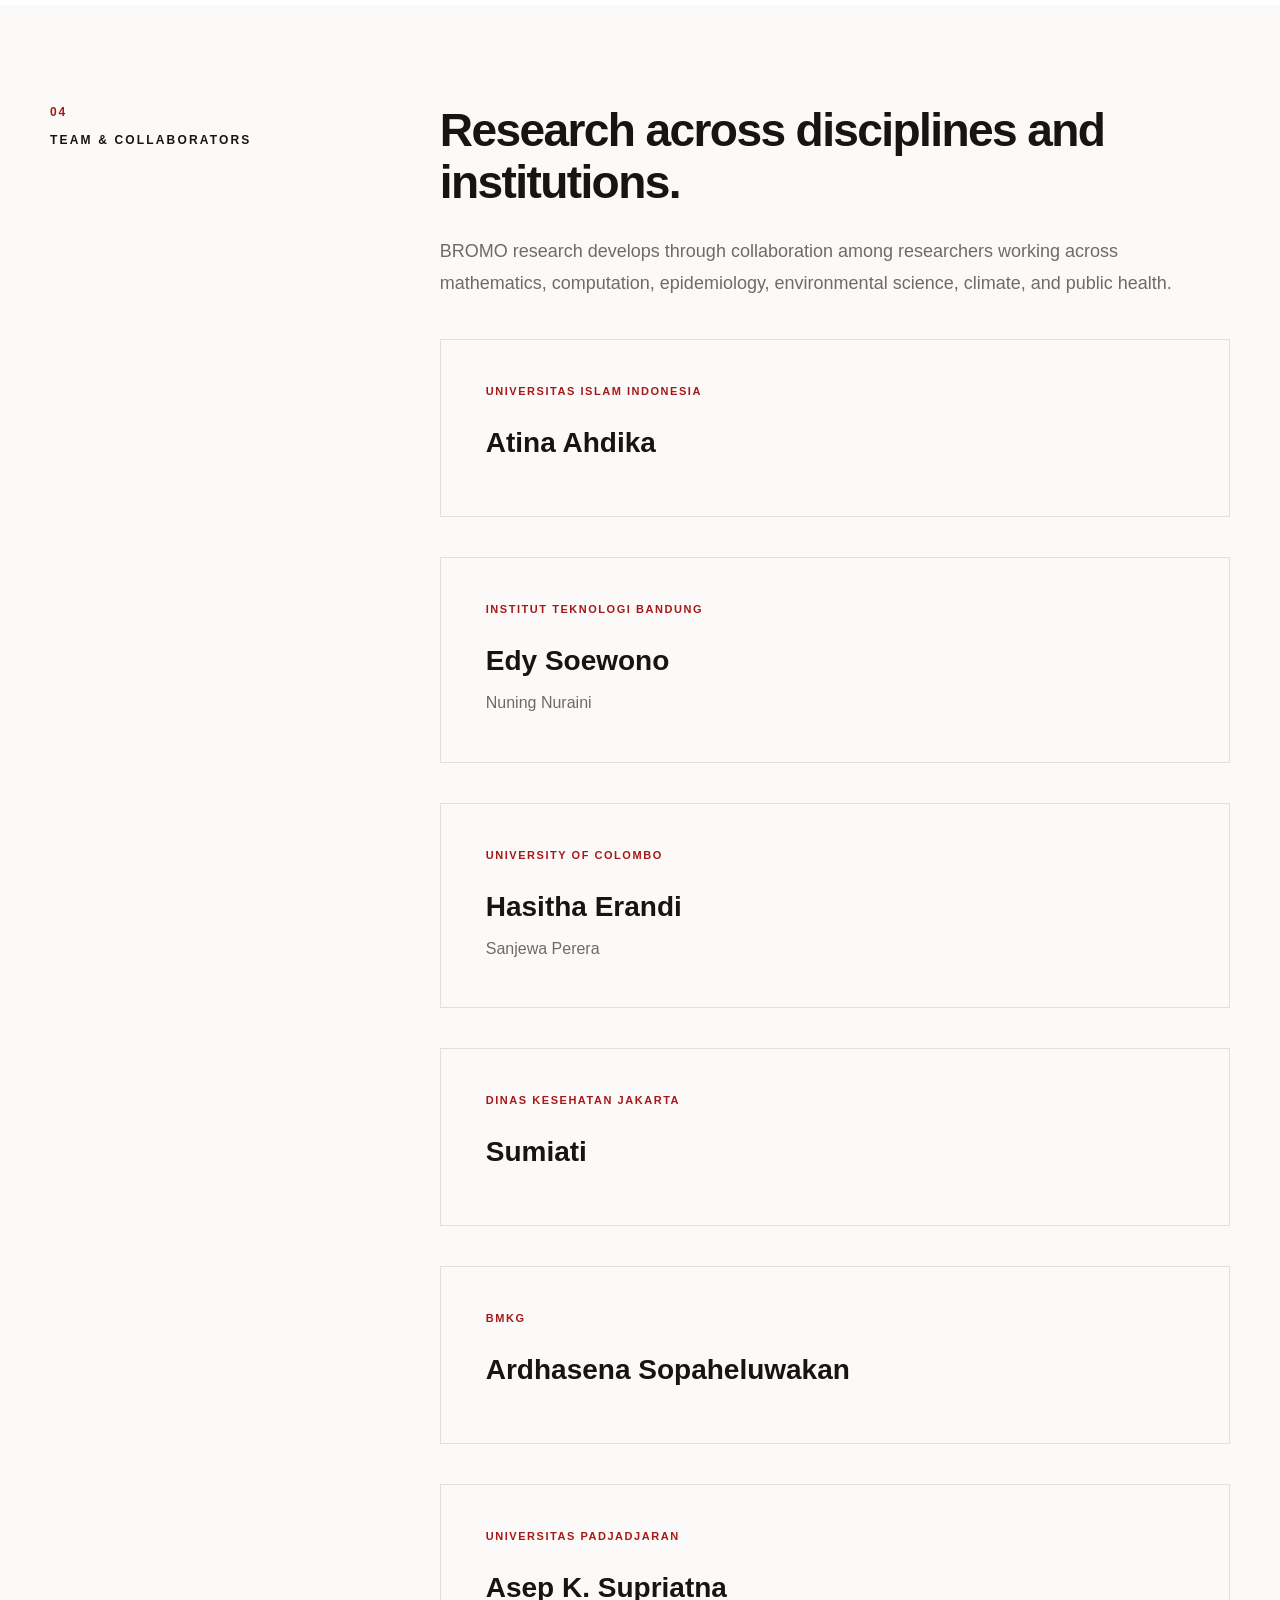
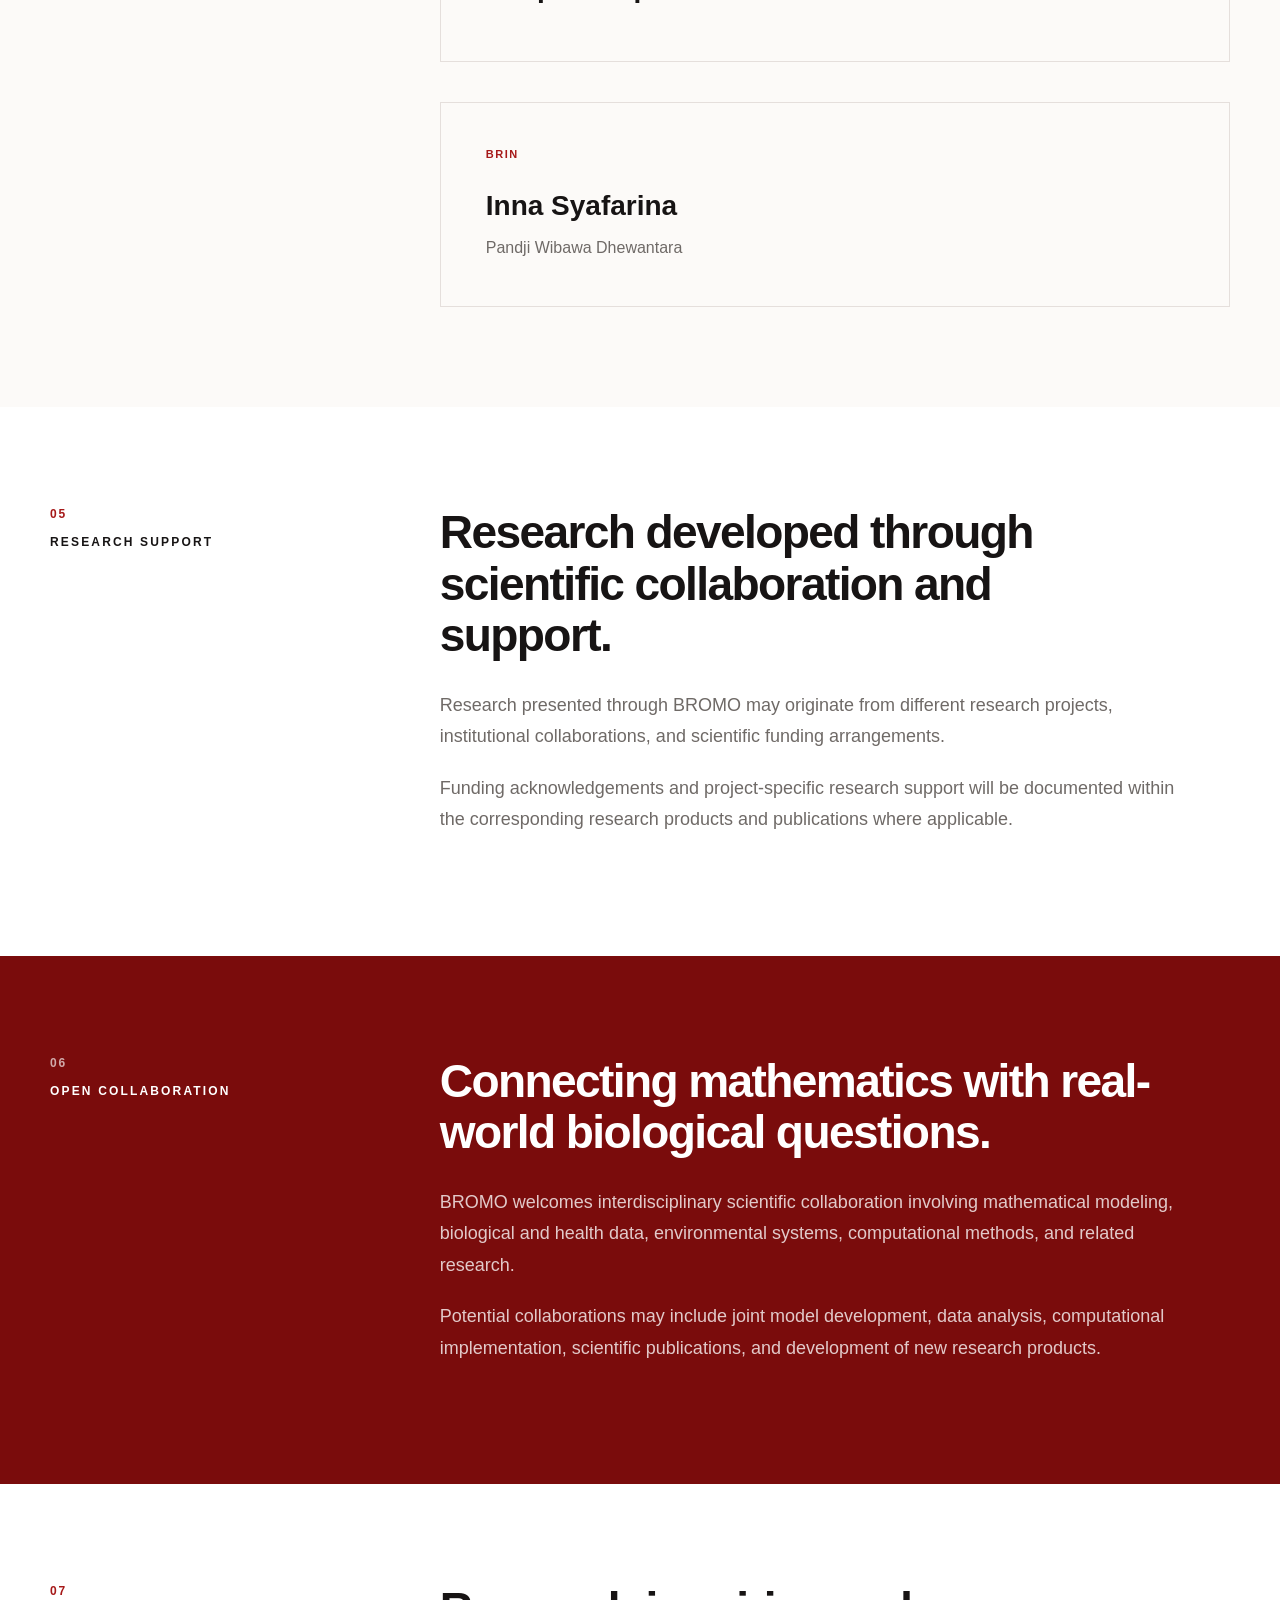
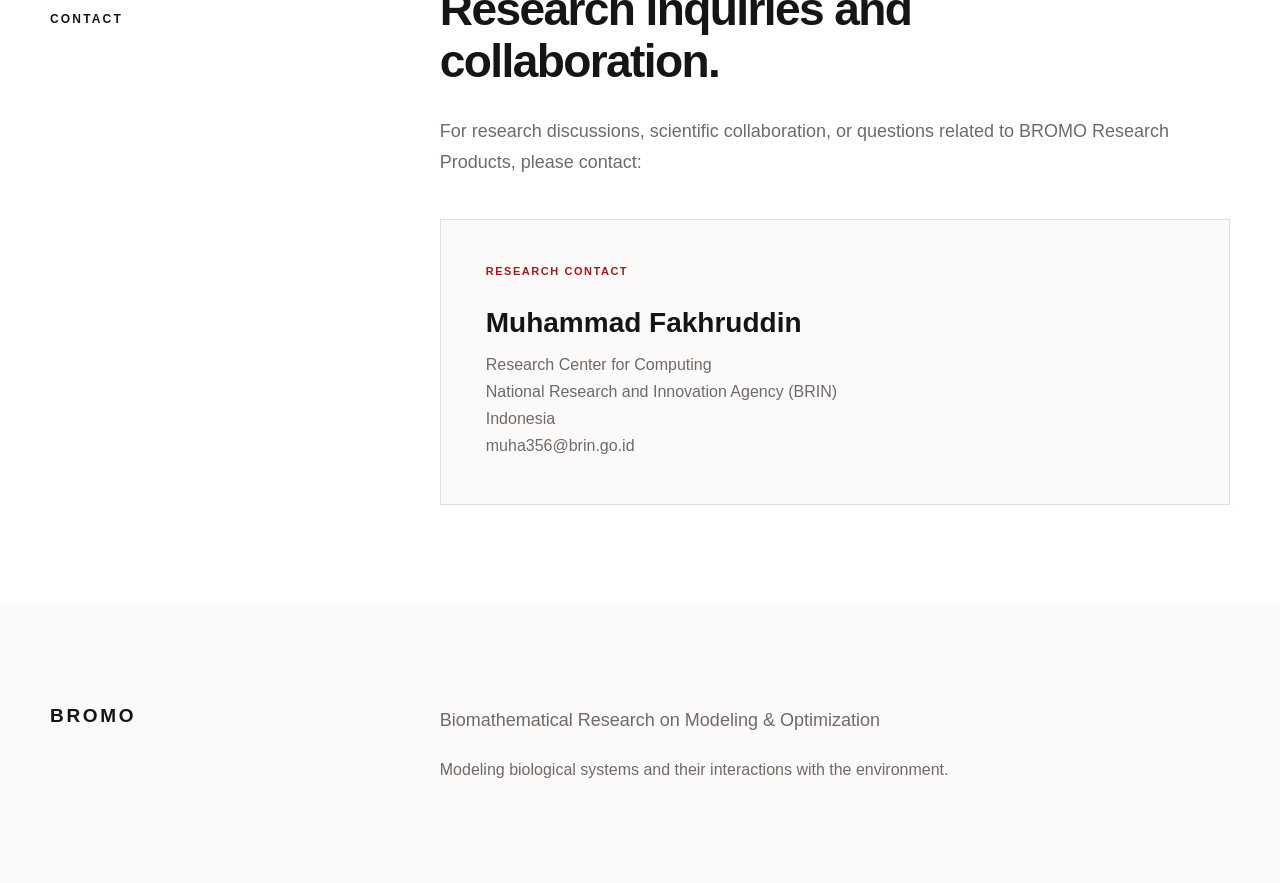
<file: about.html>
<!DOCTYPE html>
<html lang="en">

<head>

  <meta charset="UTF-8">

  <meta
    name="viewport"
    content="width=device-width, initial-scale=1.0"
  >

  <title>About | BROMO</title>

  <meta
    name="description"
    content="About BROMO — Biomathematical Research on Modeling & Optimization, its research focus, research team, collaborations, and scientific direction."
  >

  <link
    rel="stylesheet"
    href="assets/css/style.css"
  >

</head>


<body>


<!-- =========================
     NAVIGATION
     ========================= -->

<header class="site-header">

  <div class="container navbar">

    <a href="index.html" class="brand">

      <span class="brand-mark">
        B
      </span>

      <span class="brand-name">
        BROMO
      </span>

    </a>


    <nav class="nav-links">

      <a href="index.html">
        Home
      </a>

      <a href="products.html">
        Research Products
      </a>

      <a href="vector-web.html">
        Vector-Web
      </a>

      <a href="publications.html">
        Publications
      </a>

      <a href="about.html">
        About
      </a>

    </nav>

  </div>

</header>



<!-- =========================
     ABOUT HEADER
     ========================= -->

<section class="product-detail-hero">

  <div class="container">

    <div class="product-breadcrumb">
      BROMO / About
    </div>


    <div class="product-detail-grid">

      <div>

        <div class="product-code">
          About the Platform
        </div>

        <h1 class="product-detail-title">
          About BROMO
        </h1>

      </div>


      <div>

        <p class="product-detail-lead">
          A research platform connecting biomathematics,
          data, computation, and optimization to explore
          biological systems and their interactions with
          the environment.
        </p>

        <div class="product-tags">

          <span class="product-tag">
            Biomathematics
          </span>

          <span class="product-tag">
            Modeling
          </span>

          <span class="product-tag">
            Data
          </span>

          <span class="product-tag">
            Computation
          </span>

        </div>

      </div>

    </div>

  </div>

</section>



<!-- =========================
     01 ABOUT BROMO
     ========================= -->

<section class="model-section">

  <div class="container">

    <div class="model-section-grid">

      <div>

        <div class="model-step">
          01
        </div>

        <div class="section-label model-label">
          About BROMO
        </div>

      </div>


      <div>

        <h2 class="model-section-title">
          From mathematical research
          to computational exploration.
        </h2>

        <p class="model-text">
          <strong>BROMO</strong> stands for
          <strong>Biomathematical Research on Modeling &amp;
          Optimization</strong>. It is an evolving research
          platform for developing, organizing, and communicating
          mathematical and computational research on biological
          systems.
        </p>

        <p class="model-text">
          BROMO focuses particularly on systems in which
          biological processes interact with environmental,
          spatial, temporal, and human-related factors.
        </p>

        <p class="model-text">
          The platform provides a bridge between scientific
          publications and computational exploration by
          translating research questions, mathematical models,
          data analyses, and simulations into accessible
          research products.
        </p>

      </div>

    </div>

  </div>

</section>



<!-- =========================
     02 RESEARCH FOCUS
     ========================= -->

<section class="model-section model-section-soft">

  <div class="container">

    <div class="model-section-grid">

      <div>

        <div class="model-step">
          02
        </div>

        <div class="section-label model-label">
          Research Focus
        </div>

      </div>


      <div>

        <h2 class="model-section-title">
          Understanding dynamic biological
          systems through mathematics.
        </h2>

        <p class="model-text">
          BROMO brings together mathematical modeling,
          statistical analysis, computational methods,
          and optimization to investigate complex
          biological and environmental processes.
        </p>


        <div class="model-placeholder">

          <div class="model-placeholder-label">
            MODELING
          </div>

          <h3>
            Mathematical Modeling
          </h3>

          <p>
            Development and analysis of mathematical models
            for describing biological processes, transmission
            dynamics, interactions between populations,
            and other dynamic systems.
          </p>

        </div>


        <div class="model-placeholder">

          <div class="model-placeholder-label">
            DATA
          </div>

          <h3>
            Data-Driven Modeling
          </h3>

          <p>
            Integration of observational data with statistical
            and computational methods to investigate temporal,
            spatial, environmental, and epidemiological patterns.
          </p>

        </div>


        <div class="model-placeholder">

          <div class="model-placeholder-label">
            COMPUTATION
          </div>

          <h3>
            Computational Exploration
          </h3>

          <p>
            Numerical simulation, forecasting, spatial analysis,
            visualization, and computational experimentation
            for exploring model behavior and research questions.
          </p>

        </div>


        <div class="model-placeholder">

          <div class="model-placeholder-label">
            OPTIMIZATION
          </div>

          <h3>
            Modeling &amp; Optimization
          </h3>

          <p>
            Computational approaches for parameter estimation,
            model improvement, decision analysis, and
            optimization within biological and
            environmental systems.
          </p>

        </div>

      </div>

    </div>

  </div>

</section>



<!-- =========================
     03 RESEARCH LEAD
     ========================= -->

<section class="model-section">

  <div class="container">

    <div class="model-section-grid">

      <div>

        <div class="model-step">
          03
        </div>

        <div class="section-label model-label">
          Research Lead
        </div>

      </div>


      <div>

        <h2 class="model-section-title">
          Muhammad Fakhruddin
        </h2>

        <p class="model-text">
          Research Center for Computing<br>
          National Research and Innovation Agency (BRIN), Indonesia
        </p>

        <p class="model-text">
          Research interests include mathematical modeling,
          biomathematics, epidemiological modeling,
          optimization, numerical computation, and
          data-driven approaches to biological and
          environmental systems.
        </p>


        <div class="product-tags">

          <span class="product-tag">
            Biomathematics
          </span>

          <span class="product-tag">
            Mathematical Modeling
          </span>

          <span class="product-tag">
            Epidemiology
          </span>

          <span class="product-tag">
            Optimization
          </span>

          <span class="product-tag">
            Numerical Computation
          </span>

        </div>

      </div>

    </div>

  </div>

</section>



<!-- =========================
     04 TEAM & COLLABORATORS
     ========================= -->

<section class="model-section model-section-soft">

  <div class="container">

    <div class="model-section-grid">

      <div>

        <div class="model-step">
          04
        </div>

        <div class="section-label model-label">
          Team &amp; Collaborators
        </div>

      </div>


      <div>

        <h2 class="model-section-title">
          Research across disciplines
          and institutions.
        </h2>

        <p class="model-text">
          BROMO research develops through collaboration
          among researchers working across mathematics,
          computation, epidemiology, environmental science,
          climate, and public health.
        </p>



        <div class="model-placeholder">

          <div class="model-placeholder-label">
            UNIVERSITAS ISLAM INDONESIA
          </div>

          <h3>
            Atina Ahdika
          </h3>

        </div>



        <div class="model-placeholder">

          <div class="model-placeholder-label">
            INSTITUT TEKNOLOGI BANDUNG
          </div>

          <h3>
            Edy Soewono
          </h3>

          <p>
            Nuning Nuraini
          </p>

        </div>



        <div class="model-placeholder">

          <div class="model-placeholder-label">
            UNIVERSITY OF COLOMBO
          </div>

          <h3>
            Hasitha Erandi
          </h3>

          <p>
            Sanjewa Perera
          </p>

        </div>



        <div class="model-placeholder">

          <div class="model-placeholder-label">
            DINAS KESEHATAN JAKARTA
          </div>

          <h3>
            Sumiati
          </h3>

        </div>



        <div class="model-placeholder">

          <div class="model-placeholder-label">
            BMKG
          </div>

          <h3>
            Ardhasena Sopaheluwakan
          </h3>

        </div>



        <div class="model-placeholder">

          <div class="model-placeholder-label">
            UNIVERSITAS PADJADJARAN
          </div>

          <h3>
            Asep K. Supriatna
          </h3>

        </div>



        <div class="model-placeholder">

          <div class="model-placeholder-label">
            BRIN
          </div>

          <h3>
            Inna Syafarina
          </h3>

          <p>
            Pandji Wibawa Dhewantara
          </p>

        </div>

      </div>

    </div>

  </div>

</section>



<!-- =========================
     05 RESEARCH SUPPORT
     ========================= -->

<section class="model-section">

  <div class="container">

    <div class="model-section-grid">

      <div>

        <div class="model-step">
          05
        </div>

        <div class="section-label model-label">
          Research Support
        </div>

      </div>


      <div>

        <h2 class="model-section-title">
          Research developed through
          scientific collaboration and support.
        </h2>

        <p class="model-text">
          Research presented through BROMO may originate from
          different research projects, institutional
          collaborations, and scientific funding arrangements.
        </p>

        <p class="model-text">
          Funding acknowledgements and project-specific
          research support will be documented within the
          corresponding research products and publications
          where applicable.
        </p>

      </div>

    </div>

  </div>

</section>



<!-- =========================
     06 OPEN COLLABORATION
     ========================= -->

<section class="model-section model-section-dark">

  <div class="container">

    <div class="model-section-grid">

      <div>

        <div class="model-step">
          06
        </div>

        <div class="section-label model-label">
          Open Collaboration
        </div>

      </div>


      <div>

        <h2 class="model-section-title">
          Connecting mathematics with
          real-world biological questions.
        </h2>

        <p class="model-text">
          BROMO welcomes interdisciplinary scientific
          collaboration involving mathematical modeling,
          biological and health data, environmental systems,
          computational methods, and related research.
        </p>

        <p class="model-text">
          Potential collaborations may include joint model
          development, data analysis, computational
          implementation, scientific publications, and
          development of new research products.
        </p>

      </div>

    </div>

  </div>

</section>



<!-- =========================
     07 CONTACT
     ========================= -->

<section class="model-section">

  <div class="container">

    <div class="model-section-grid">

      <div>

        <div class="model-step">
          07
        </div>

        <div class="section-label model-label">
          Contact
        </div>

      </div>


      <div>

        <h2 class="model-section-title">
          Research inquiries
          and collaboration.
        </h2>

        <p class="model-text">
          For research discussions, scientific collaboration,
          or questions related to BROMO Research Products,
          please contact:
        </p>


        <div class="model-placeholder">

          <div class="model-placeholder-label">
            RESEARCH CONTACT
          </div>

          <h3>
            Muhammad Fakhruddin
          </h3>

          <p>
            Research Center for Computing<br>
            National Research and Innovation Agency (BRIN)<br>
            Indonesia
          </p>

          <p>
            muha356@brin.go.id
          </p>

        </div>

      </div>

    </div>

  </div>

</section>



<!-- =========================
     FOOTER
     ========================= -->

<footer class="model-section model-section-soft">

  <div class="container">

    <div class="model-section-grid">

      <div>

        <div class="brand-name">
          BROMO
        </div>

      </div>


      <div>

        <p class="model-text">
          Biomathematical Research on Modeling &amp; Optimization
        </p>

        <p class="product-description">
          Modeling biological systems and their interactions
          with the environment.
        </p>

      </div>

    </div>

  </div>

</footer>


</body>

</html>
</file>
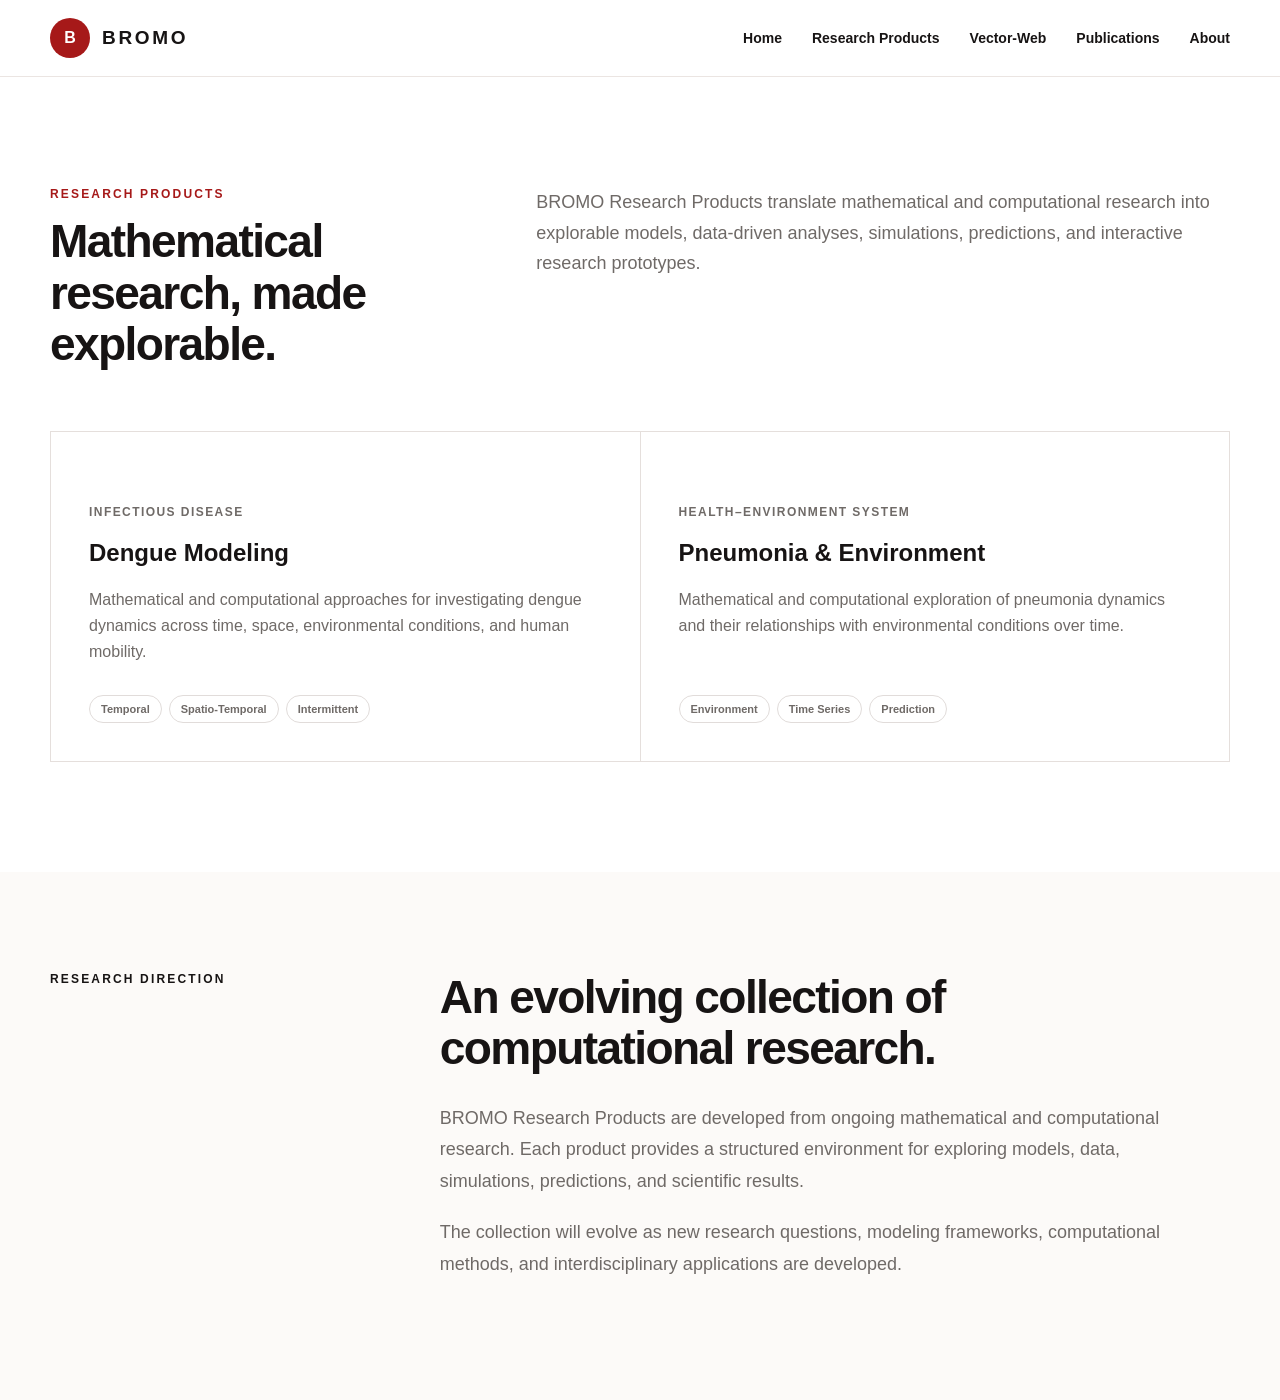
<file: products.html>
<!DOCTYPE html>
<html lang="en">

<head>

  <meta charset="UTF-8">

  <meta
    name="viewport"
    content="width=device-width, initial-scale=1.0"
  >

  <title>
    Research Products | BROMO
  </title>

  <meta
    name="description"
    content="Explore mathematical and computational research products developed through BROMO — Biomathematical Research on Modeling & Optimization."
  >

  <link
    rel="stylesheet"
    href="assets/css/style.css"
  >

</head>


<body>


<!-- =========================
     NAVIGATION
     ========================= -->

<header class="site-header">

  <div class="container navbar">

    <a href="index.html" class="brand">

      <span class="brand-mark">
        B
      </span>

      <span class="brand-name">
        BROMO
      </span>

    </a>


    <nav class="nav-links">

      <a href="index.html">
        Home
      </a>

      <a href="products.html">
        Research Products
      </a>

      <a href="vector-web.html">
        Vector-Web
      </a>

      <a href="publications.html">
        Publications
      </a>

      <a href="about.html">
        About
      </a>

    </nav>

  </div>

</header>



<!-- =========================
     PAGE HEADER
     ========================= -->

<section class="products-section">

  <div class="container">

    <div class="products-heading">

      <div>

        <div
          class="section-label"
          style="color: var(--bromo-red); opacity: 1;"
        >
          Research Products
        </div>

        <h1 class="products-title">
          Mathematical research,
          made explorable.
        </h1>

      </div>


      <p class="products-intro">
        BROMO Research Products translate mathematical and
        computational research into explorable models,
        data-driven analyses, simulations, predictions,
        and interactive research prototypes.
      </p>

    </div>



    <!-- =========================
         PRODUCT CATALOG
         ========================= -->

    <div class="products-grid">


      <!-- =========================
           DENGUE MODELING
           ========================= -->

      <a
        href="products/dengue/"
        class="product-card"
      >

        <div class="product-category">
          Infectious Disease
        </div>

        <h2 class="product-title">
          Dengue Modeling
        </h2>

        <p class="product-description">
          Mathematical and computational approaches for
          investigating dengue dynamics across time, space,
          environmental conditions, and human mobility.
        </p>

        <div class="product-tags">

          <span class="product-tag">
            Temporal
          </span>

          <span class="product-tag">
            Spatio-Temporal
          </span>

          <span class="product-tag">
            Intermittent
          </span>

        </div>

      </a>



      <!-- =========================
           PNEUMONIA & ENVIRONMENT
           ========================= -->

      <a
        href="products/pneumonia/"
        class="product-card"
      >

        <div class="product-category">
          Health–Environment System
        </div>

        <h2 class="product-title">
          Pneumonia &amp; Environment
        </h2>

        <p class="product-description">
          Mathematical and computational exploration of
          pneumonia dynamics and their relationships with
          environmental conditions over time.
        </p>

        <div class="product-tags">

          <span class="product-tag">
            Environment
          </span>

          <span class="product-tag">
            Time Series
          </span>

          <span class="product-tag">
            Prediction
          </span>

        </div>

      </a>


    </div>

  </div>

</section>



<!-- =========================
     RESEARCH DIRECTION
     ========================= -->

<section class="model-section model-section-soft">

  <div class="container">

    <div class="model-section-grid">

      <div>

        <div class="section-label model-label">
          Research Direction
        </div>

      </div>


      <div>

        <h2 class="model-section-title">
          An evolving collection of
          computational research.
        </h2>

        <p class="model-text">
          BROMO Research Products are developed from ongoing
          mathematical and computational research. Each product
          provides a structured environment for exploring
          models, data, simulations, predictions, and
          scientific results.
        </p>

        <p class="model-text">
          The collection will evolve as new research questions,
          modeling frameworks, computational methods, and
          interdisciplinary applications are developed.
        </p>

      </div>

    </div>

  </div>

</section>



</body>

</html>
</file>
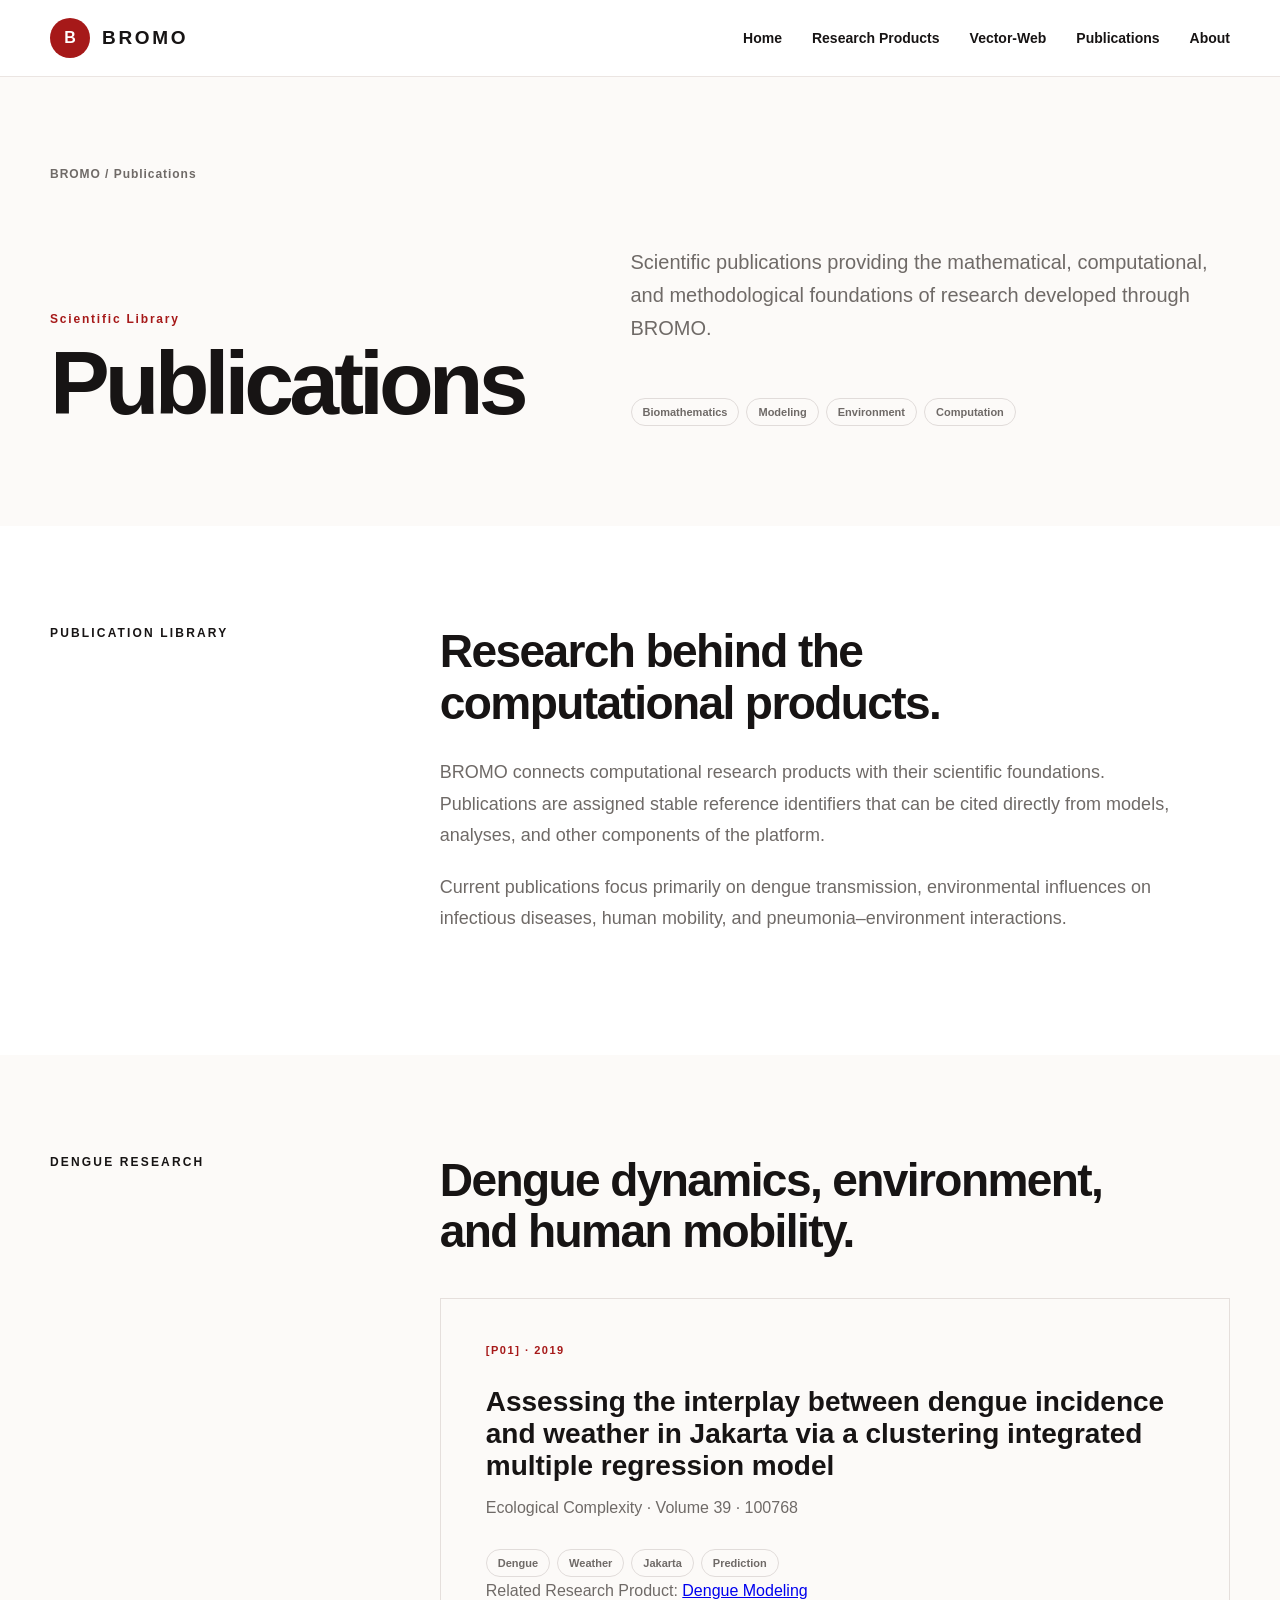
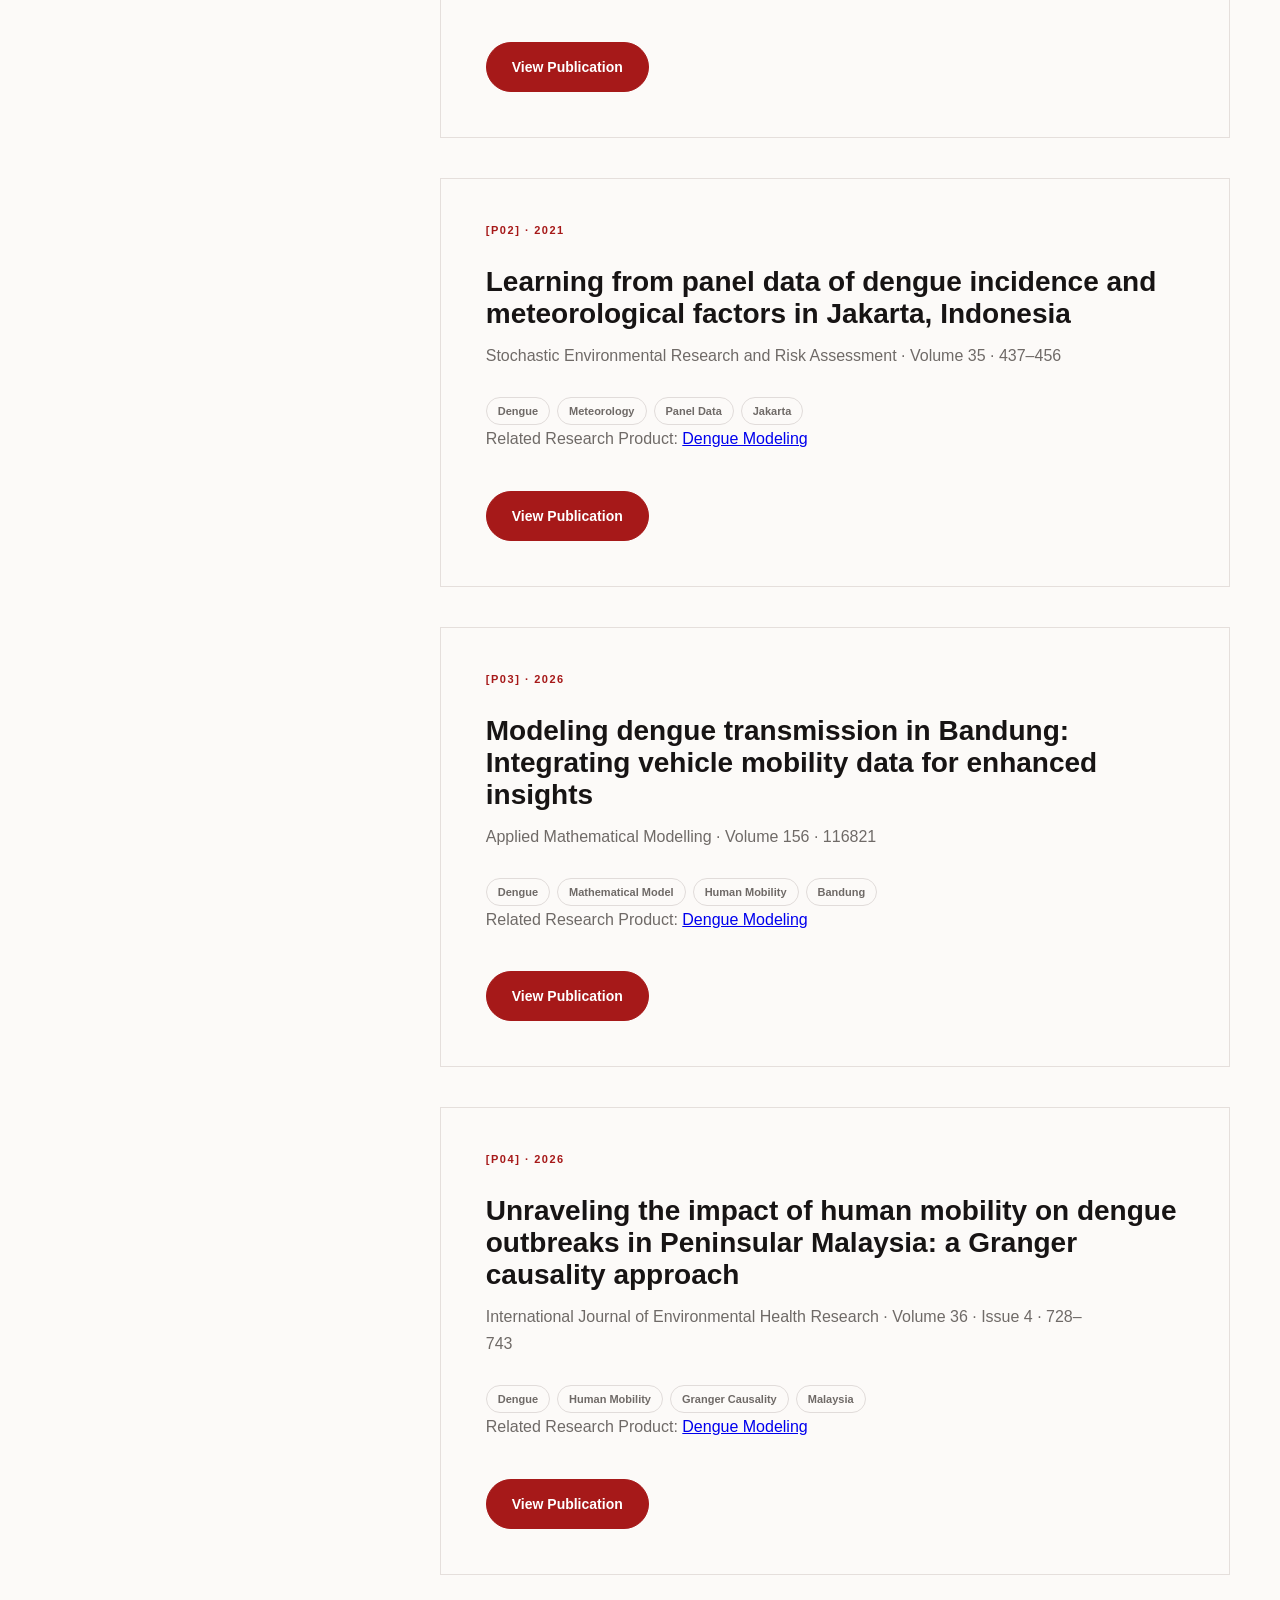
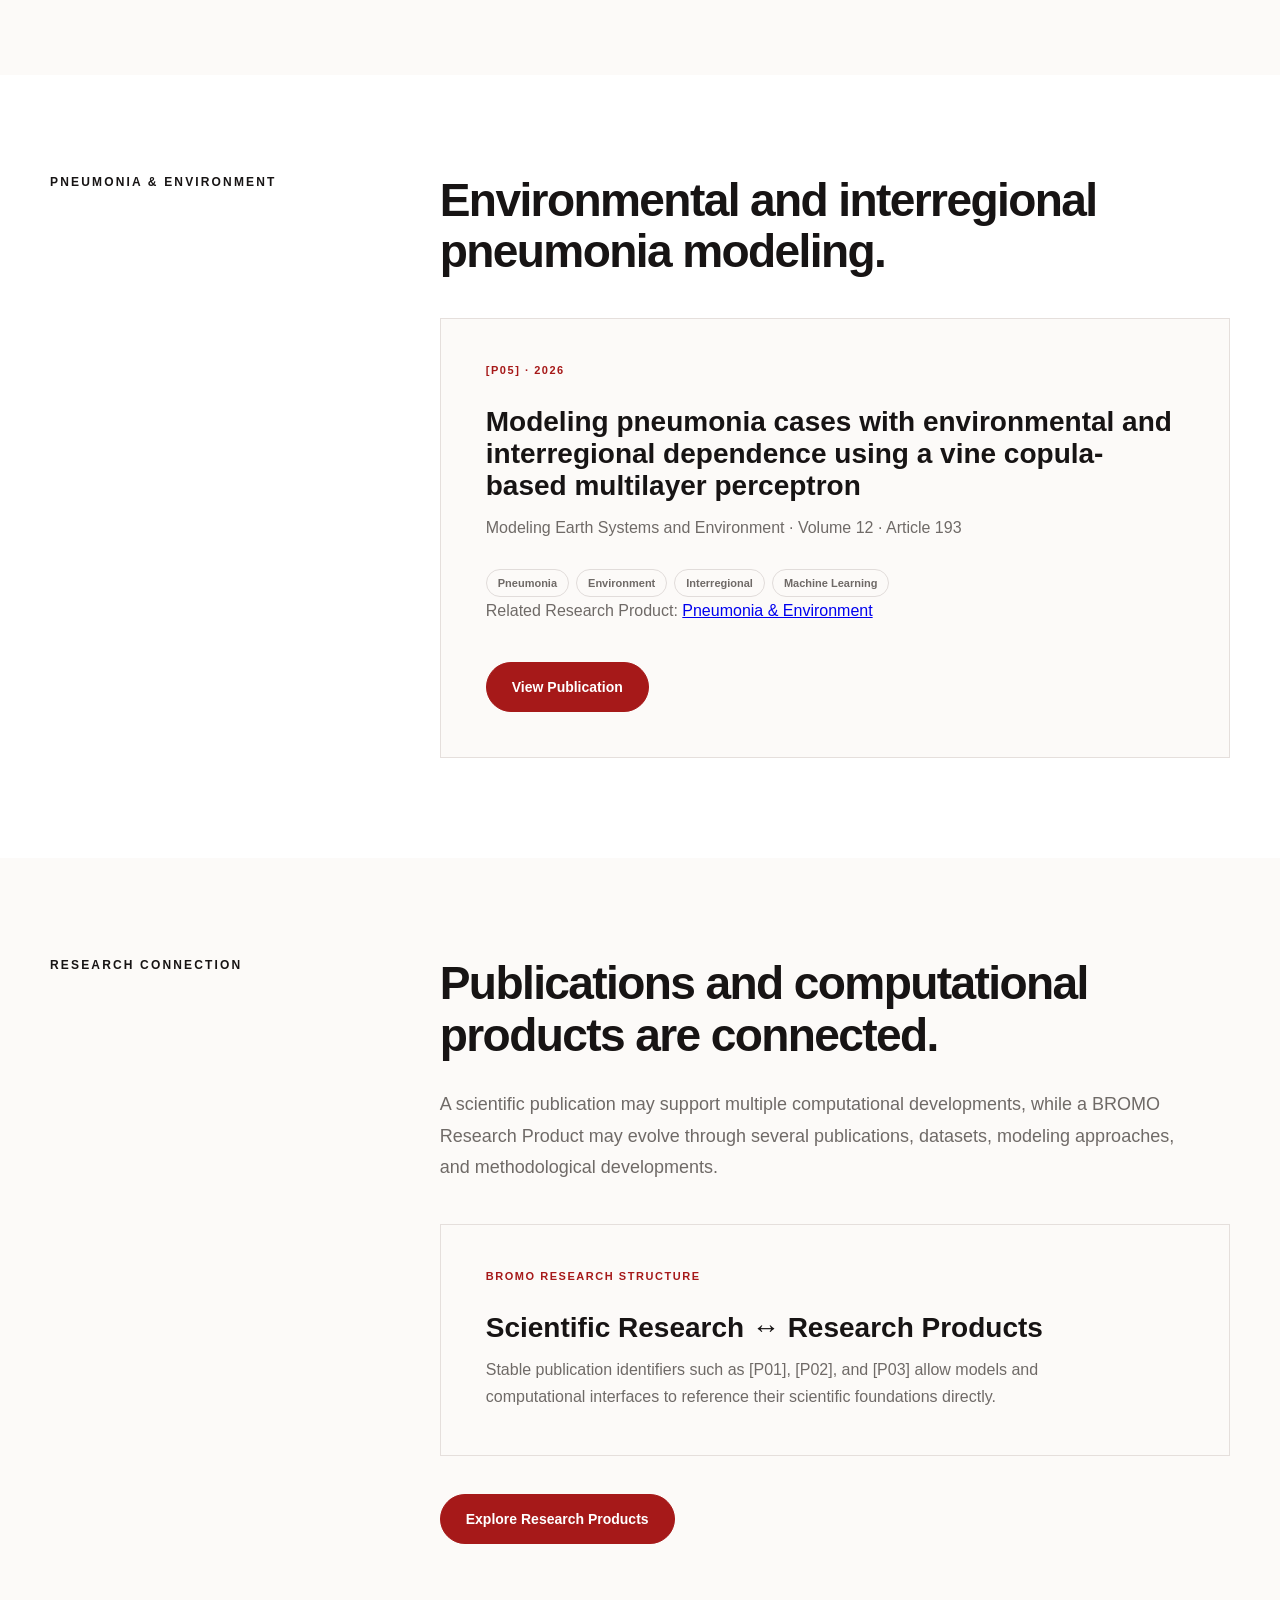
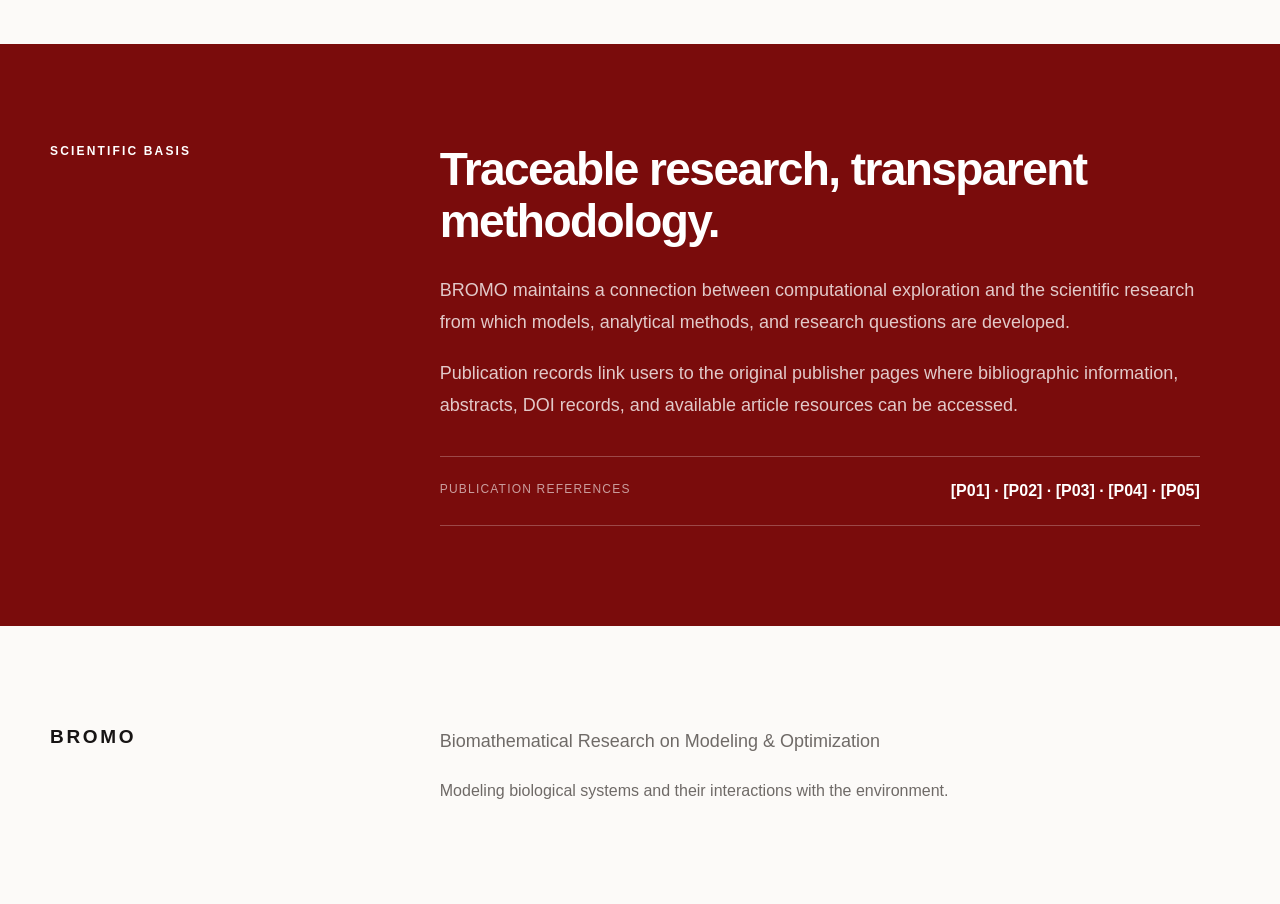
<file: publications.html>
<!DOCTYPE html>
<html lang="en">

<head>

  <meta charset="UTF-8">

  <meta
    name="viewport"
    content="width=device-width, initial-scale=1.0"
  >

  <title>Publications | BROMO</title>

  <meta
    name="description"
    content="Scientific publications supporting BROMO research products in biomathematics, mathematical modeling, environmental health, and computational research."
  >

  <link
    rel="stylesheet"
    href="assets/css/style.css"
  >

</head>


<body>


<!-- =========================
     NAVIGATION
     ========================= -->

<header class="site-header">

  <div class="container navbar">

    <a href="index.html" class="brand">

      <span class="brand-mark">
        B
      </span>

      <span class="brand-name">
        BROMO
      </span>

    </a>


    <nav class="nav-links">

      <a href="index.html">
        Home
      </a>

      <a href="products.html">
        Research Products
      </a>

      <a href="vector-web.html">
        Vector-Web
      </a>

      <a href="publications.html">
        Publications
      </a>

      <a href="about.html">
        About
      </a>

    </nav>

  </div>

</header>



<!-- =========================
     PAGE HEADER
     ========================= -->

<section class="product-detail-hero">

  <div class="container">

    <div class="product-breadcrumb">
      BROMO / Publications
    </div>


    <div class="product-detail-grid">

      <div>

        <div class="product-code">
          Scientific Library
        </div>

        <h1 class="product-detail-title">
          Publications
        </h1>

      </div>


      <div>

        <p class="product-detail-lead">
          Scientific publications providing the mathematical,
          computational, and methodological foundations of
          research developed through BROMO.
        </p>


        <div class="product-tags">

          <span class="product-tag">
            Biomathematics
          </span>

          <span class="product-tag">
            Modeling
          </span>

          <span class="product-tag">
            Environment
          </span>

          <span class="product-tag">
            Computation
          </span>

        </div>

      </div>

    </div>

  </div>

</section>



<!-- =========================
     PUBLICATION LIBRARY
     ========================= -->

<section class="model-section">

  <div class="container">

    <div class="model-section-grid">

      <div>

        <div class="section-label model-label">
          Publication Library
        </div>

      </div>


      <div>

        <h2 class="model-section-title">
          Research behind the
          computational products.
        </h2>

        <p class="model-text">
          BROMO connects computational research products with
          their scientific foundations. Publications are assigned
          stable reference identifiers that can be cited directly
          from models, analyses, and other components of the
          platform.
        </p>

        <p class="model-text">
          Current publications focus primarily on dengue
          transmission, environmental influences on infectious
          diseases, human mobility, and pneumonia–environment
          interactions.
        </p>

      </div>

    </div>

  </div>

</section>



<!-- =========================
     DENGUE RESEARCH
     ========================= -->

<section class="model-section model-section-soft">

  <div class="container">

    <div class="model-section-grid">

      <div>

        <div class="section-label model-label">
          Dengue Research
        </div>

      </div>


      <div>

        <h2 class="model-section-title">
          Dengue dynamics, environment,
          and human mobility.
        </h2>



        <!-- =========================
             P01
             ========================= -->

        <div
          class="model-placeholder"
          id="P01"
        >

          <div class="model-placeholder-label">
            [P01] · 2019
          </div>

          <h3>
            Assessing the interplay between dengue incidence
            and weather in Jakarta via a clustering integrated
            multiple regression model
          </h3>

          <p>
            Ecological Complexity · Volume 39 · 100768
          </p>


          <div class="product-tags">

            <span class="product-tag">
              Dengue
            </span>

            <span class="product-tag">
              Weather
            </span>

            <span class="product-tag">
              Jakarta
            </span>

            <span class="product-tag">
              Prediction
            </span>

          </div>


          <p class="product-description">
            Related Research Product:
            <a href="products/dengue/">
              Dengue Modeling
            </a>
          </p>


          <div class="hero-actions">

            <a
              href="https://www.sciencedirect.com/science/article/abs/pii/S1476945X18302149"
              class="btn btn-primary"
              target="_blank"
              rel="noopener noreferrer"
            >
              View Publication
            </a>

          </div>

        </div>



        <!-- =========================
             P02
             ========================= -->

        <div
          class="model-placeholder"
          id="P02"
        >

          <div class="model-placeholder-label">
            [P02] · 2021
          </div>

          <h3>
            Learning from panel data of dengue incidence
            and meteorological factors in Jakarta, Indonesia
          </h3>

          <p>
            Stochastic Environmental Research and Risk Assessment
            · Volume 35 · 437–456
          </p>


          <div class="product-tags">

            <span class="product-tag">
              Dengue
            </span>

            <span class="product-tag">
              Meteorology
            </span>

            <span class="product-tag">
              Panel Data
            </span>

            <span class="product-tag">
              Jakarta
            </span>

          </div>


          <p class="product-description">
            Related Research Product:
            <a href="products/dengue/">
              Dengue Modeling
            </a>
          </p>


          <div class="hero-actions">

            <a
              href="https://link.springer.com/article/10.1007/s00477-020-01887-w"
              class="btn btn-primary"
              target="_blank"
              rel="noopener noreferrer"
            >
              View Publication
            </a>

          </div>

        </div>



        <!-- =========================
             P03
             ========================= -->

        <div
          class="model-placeholder"
          id="P03"
        >

          <div class="model-placeholder-label">
            [P03] · 2026
          </div>

          <h3>
            Modeling dengue transmission in Bandung:
            Integrating vehicle mobility data for
            enhanced insights
          </h3>

          <p>
            Applied Mathematical Modelling
            · Volume 156 · 116821
          </p>


          <div class="product-tags">

            <span class="product-tag">
              Dengue
            </span>

            <span class="product-tag">
              Mathematical Model
            </span>

            <span class="product-tag">
              Human Mobility
            </span>

            <span class="product-tag">
              Bandung
            </span>

          </div>


          <p class="product-description">
            Related Research Product:
            <a href="products/dengue/">
              Dengue Modeling
            </a>
          </p>


          <div class="hero-actions">

            <a
              href="https://www.sciencedirect.com/science/article/abs/pii/S0307904X2600082X"
              class="btn btn-primary"
              target="_blank"
              rel="noopener noreferrer"
            >
              View Publication
            </a>

          </div>

        </div>



        <!-- =========================
             P04
             ========================= -->

        <div
          class="model-placeholder"
          id="P04"
        >

          <div class="model-placeholder-label">
            [P04] · 2026
          </div>

          <h3>
            Unraveling the impact of human mobility on
            dengue outbreaks in Peninsular Malaysia:
            a Granger causality approach
          </h3>

          <p>
            International Journal of Environmental Health Research
            · Volume 36 · Issue 4 · 728–743
          </p>


          <div class="product-tags">

            <span class="product-tag">
              Dengue
            </span>

            <span class="product-tag">
              Human Mobility
            </span>

            <span class="product-tag">
              Granger Causality
            </span>

            <span class="product-tag">
              Malaysia
            </span>

          </div>


          <p class="product-description">
            Related Research Product:
            <a href="products/dengue/">
              Dengue Modeling
            </a>
          </p>


          <div class="hero-actions">

            <a
              href="https://www.tandfonline.com/doi/abs/10.1080/09603123.2025.2540478"
              class="btn btn-primary"
              target="_blank"
              rel="noopener noreferrer"
            >
              View Publication
            </a>

          </div>

        </div>


      </div>

    </div>

  </div>

</section>



<!-- =========================
     PNEUMONIA RESEARCH
     ========================= -->

<section class="model-section">

  <div class="container">

    <div class="model-section-grid">

      <div>

        <div class="section-label model-label">
          Pneumonia &amp; Environment
        </div>

      </div>


      <div>

        <h2 class="model-section-title">
          Environmental and interregional
          pneumonia modeling.
        </h2>



        <!-- =========================
             P05
             ========================= -->

        <div
          class="model-placeholder"
          id="P05"
        >

          <div class="model-placeholder-label">
            [P05] · 2026
          </div>

          <h3>
            Modeling pneumonia cases with environmental
            and interregional dependence using a vine
            copula-based multilayer perceptron
          </h3>

          <p>
            Modeling Earth Systems and Environment
            · Volume 12 · Article 193
          </p>


          <div class="product-tags">

            <span class="product-tag">
              Pneumonia
            </span>

            <span class="product-tag">
              Environment
            </span>

            <span class="product-tag">
              Interregional
            </span>

            <span class="product-tag">
              Machine Learning
            </span>

          </div>


          <p class="product-description">
            Related Research Product:
            <a href="products/pneumonia/">
              Pneumonia &amp; Environment
            </a>
          </p>


          <div class="hero-actions">

            <a
              href="https://link.springer.com/article/10.1007/s40808-026-02830-8"
              class="btn btn-primary"
              target="_blank"
              rel="noopener noreferrer"
            >
              View Publication
            </a>

          </div>

        </div>


      </div>

    </div>

  </div>

</section>



<!-- =========================
     RESEARCH CONNECTION
     ========================= -->

<section class="model-section model-section-soft">

  <div class="container">

    <div class="model-section-grid">

      <div>

        <div class="section-label model-label">
          Research Connection
        </div>

      </div>


      <div>

        <h2 class="model-section-title">
          Publications and computational
          products are connected.
        </h2>

        <p class="model-text">
          A scientific publication may support multiple
          computational developments, while a BROMO Research
          Product may evolve through several publications,
          datasets, modeling approaches, and methodological
          developments.
        </p>


        <div class="model-placeholder">

          <div class="model-placeholder-label">
            BROMO RESEARCH STRUCTURE
          </div>

          <h3>
            Scientific Research ↔ Research Products
          </h3>

          <p>
            Stable publication identifiers such as [P01],
            [P02], and [P03] allow models and computational
            interfaces to reference their scientific
            foundations directly.
          </p>

        </div>


        <div class="hero-actions">

          <a
            href="products.html"
            class="btn btn-primary"
          >
            Explore Research Products
          </a>

        </div>

      </div>

    </div>

  </div>

</section>



<!-- =========================
     SCIENTIFIC BASIS
     ========================= -->

<section class="model-section model-section-dark">

  <div class="container">

    <div class="model-section-grid">

      <div>

        <div class="section-label model-label">
          Scientific Basis
        </div>

      </div>


      <div>

        <h2 class="model-section-title">
          Traceable research,
          transparent methodology.
        </h2>

        <p class="model-text">
          BROMO maintains a connection between computational
          exploration and the scientific research from which
          models, analytical methods, and research questions
          are developed.
        </p>

        <p class="model-text">
          Publication records link users to the original
          publisher pages where bibliographic information,
          abstracts, DOI records, and available article
          resources can be accessed.
        </p>


        <div class="scientific-reference">

          <span>
            Publication References
          </span>

          <strong>
            [P01] · [P02] · [P03] · [P04] · [P05]
          </strong>

        </div>

      </div>

    </div>

  </div>

</section>



<!-- =========================
     FOOTER
     ========================= -->

<footer class="model-section model-section-soft">

  <div class="container">

    <div class="model-section-grid">

      <div>

        <div class="brand-name">
          BROMO
        </div>

      </div>


      <div>

        <p class="model-text">
          Biomathematical Research on Modeling &amp; Optimization
        </p>

        <p class="product-description">
          Modeling biological systems and their interactions
          with the environment.
        </p>

      </div>

    </div>

  </div>

</footer>


</body>

</html>
</file>
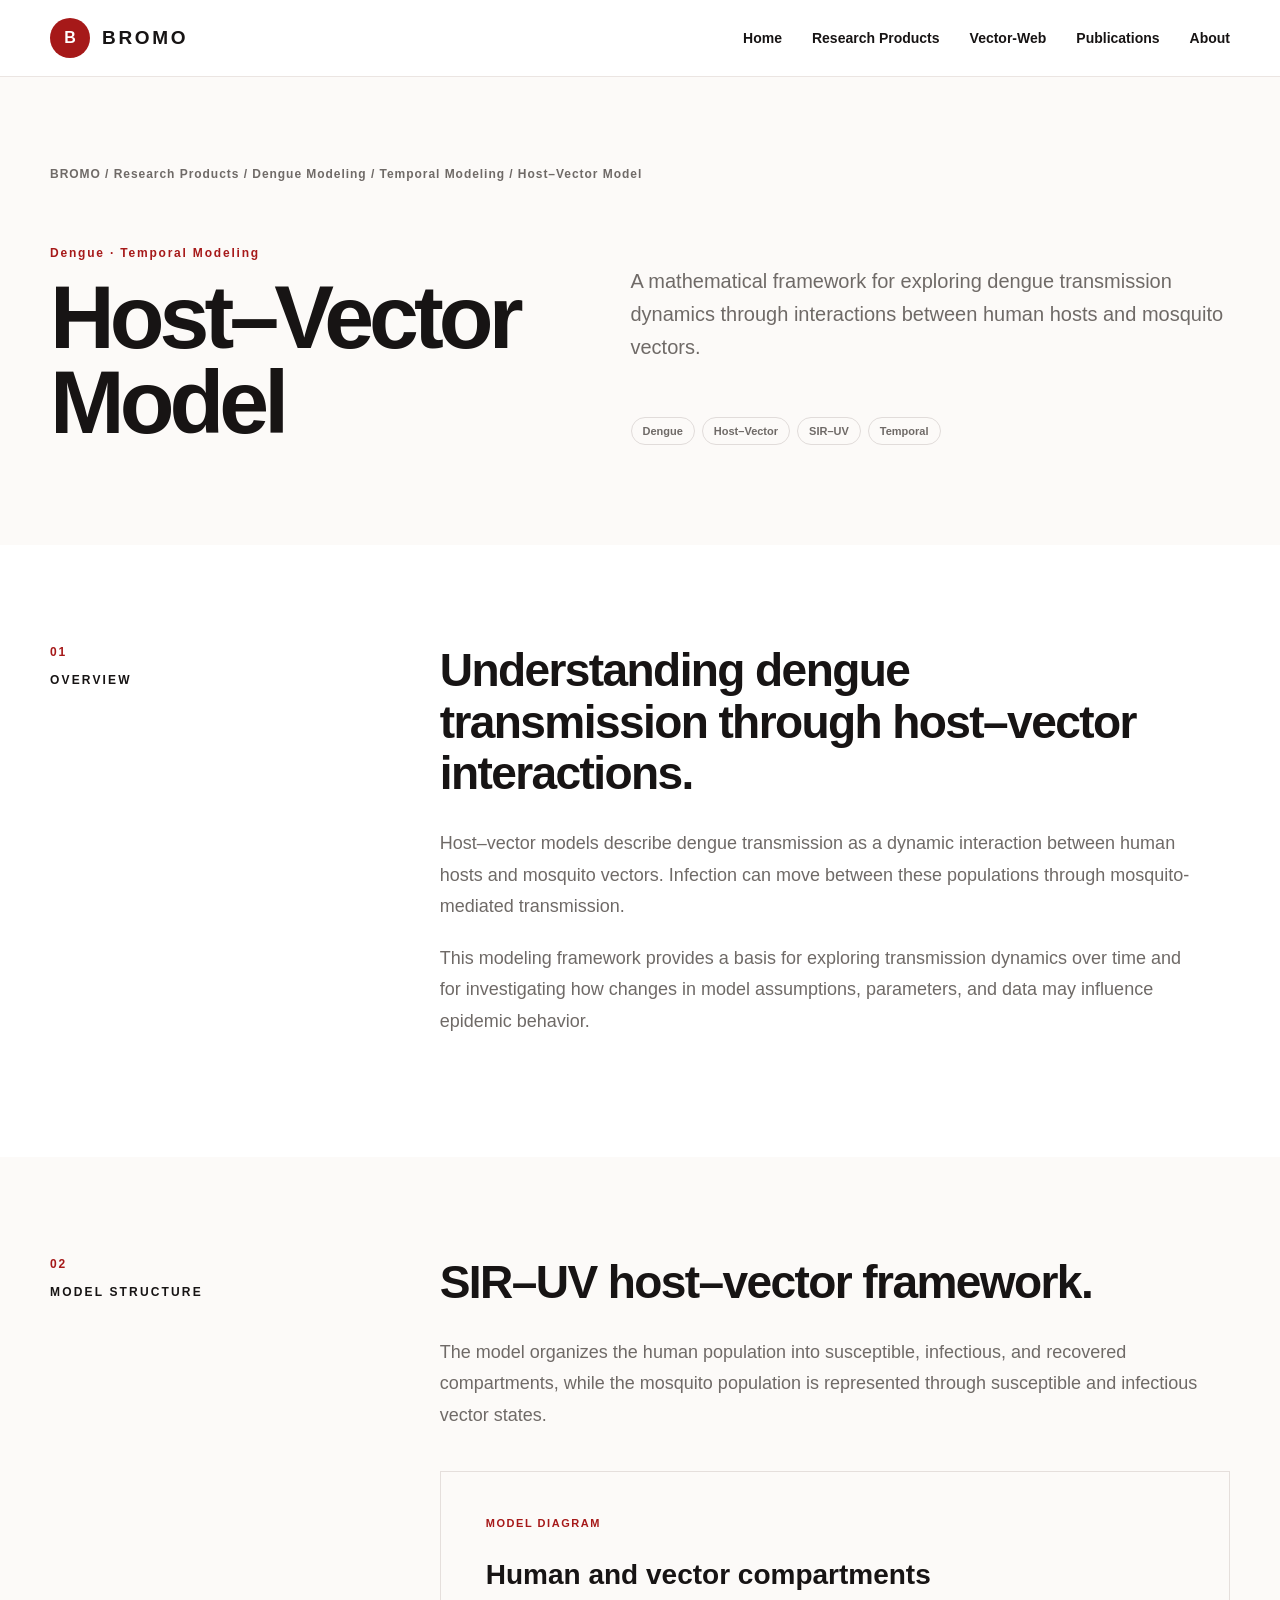
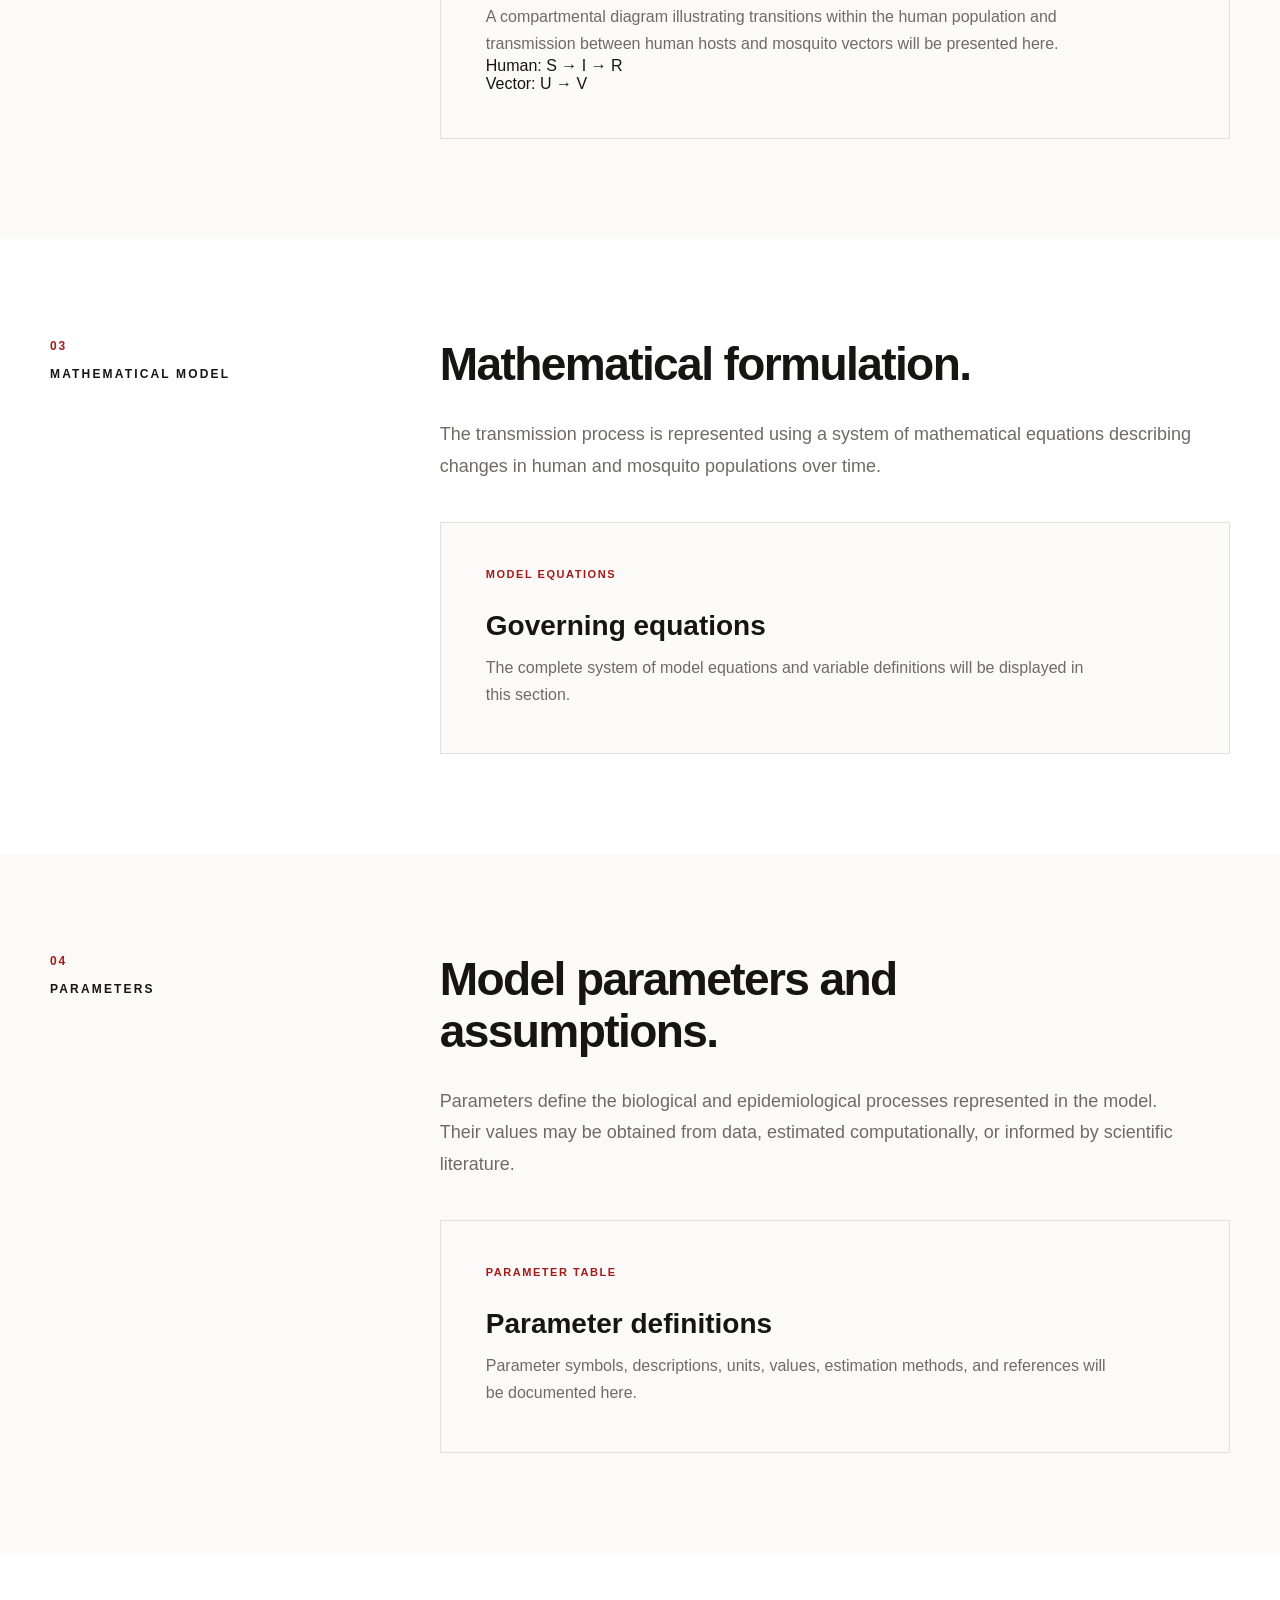
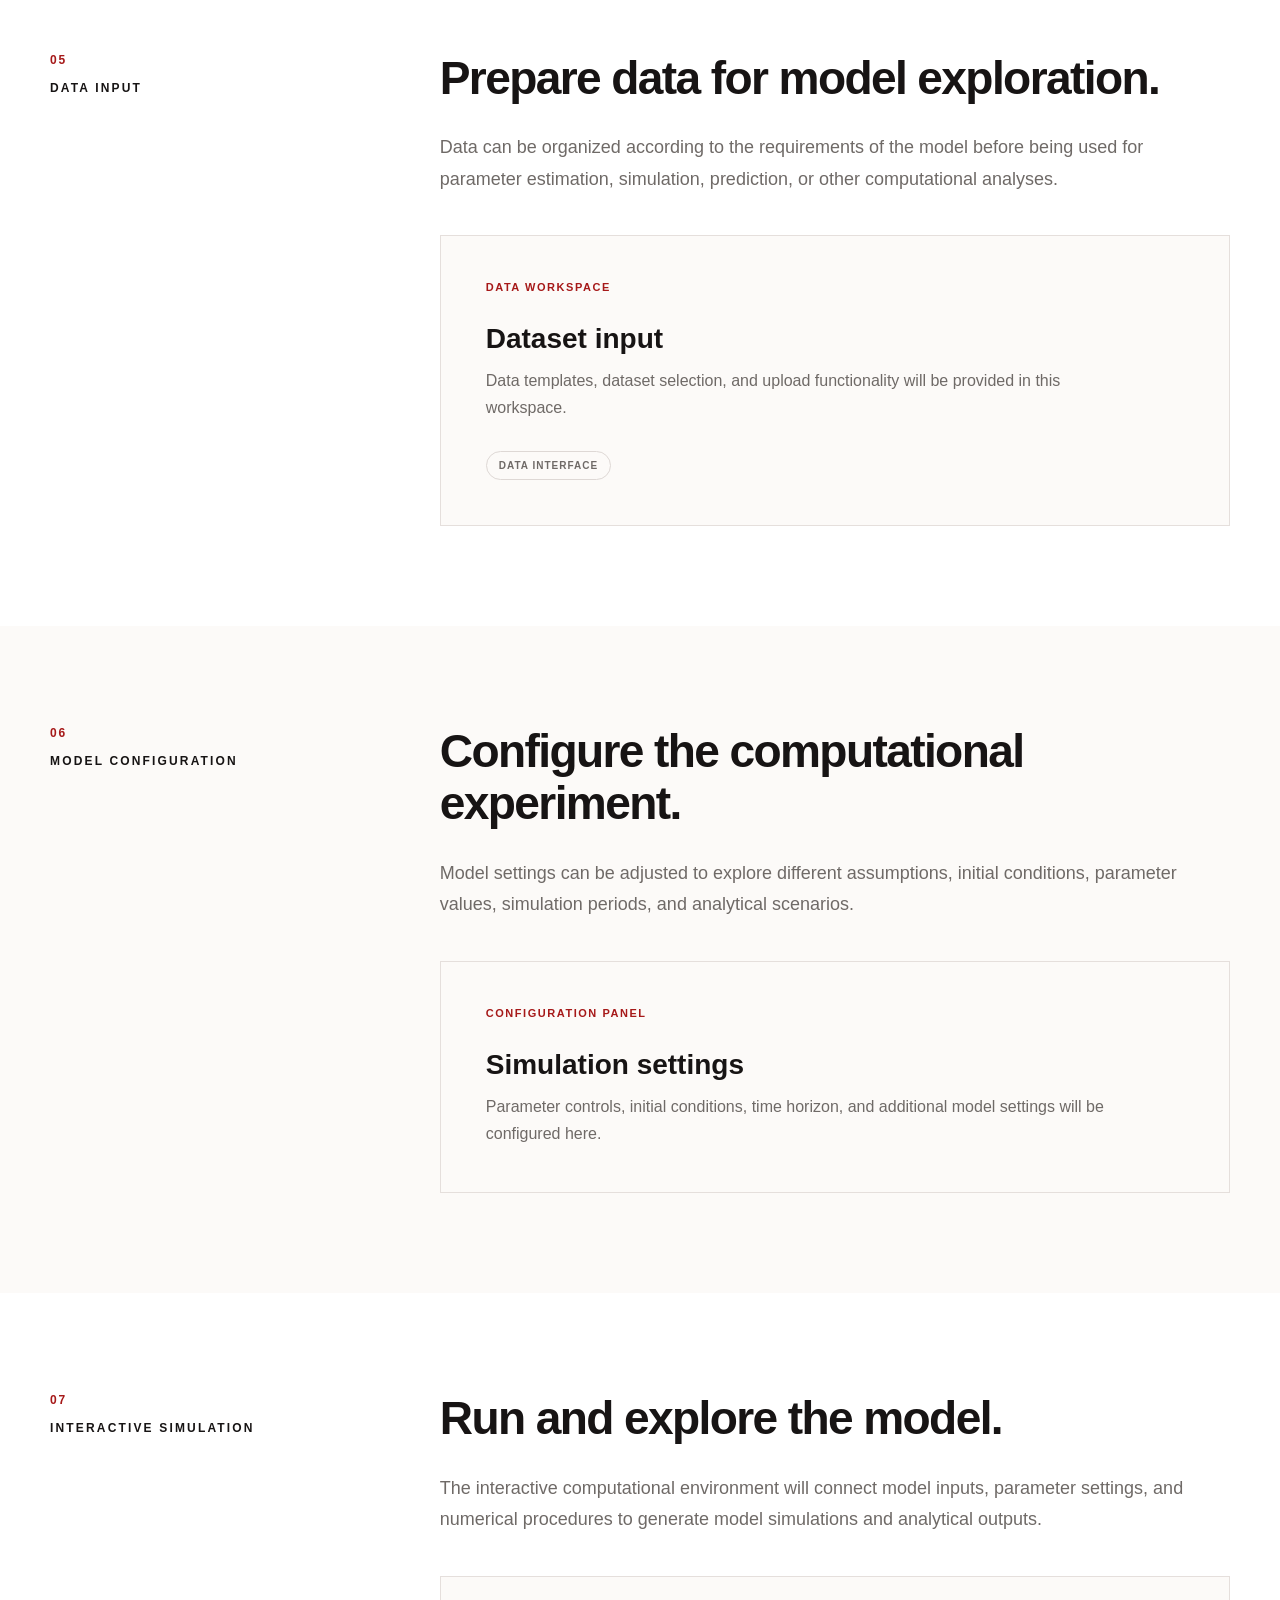
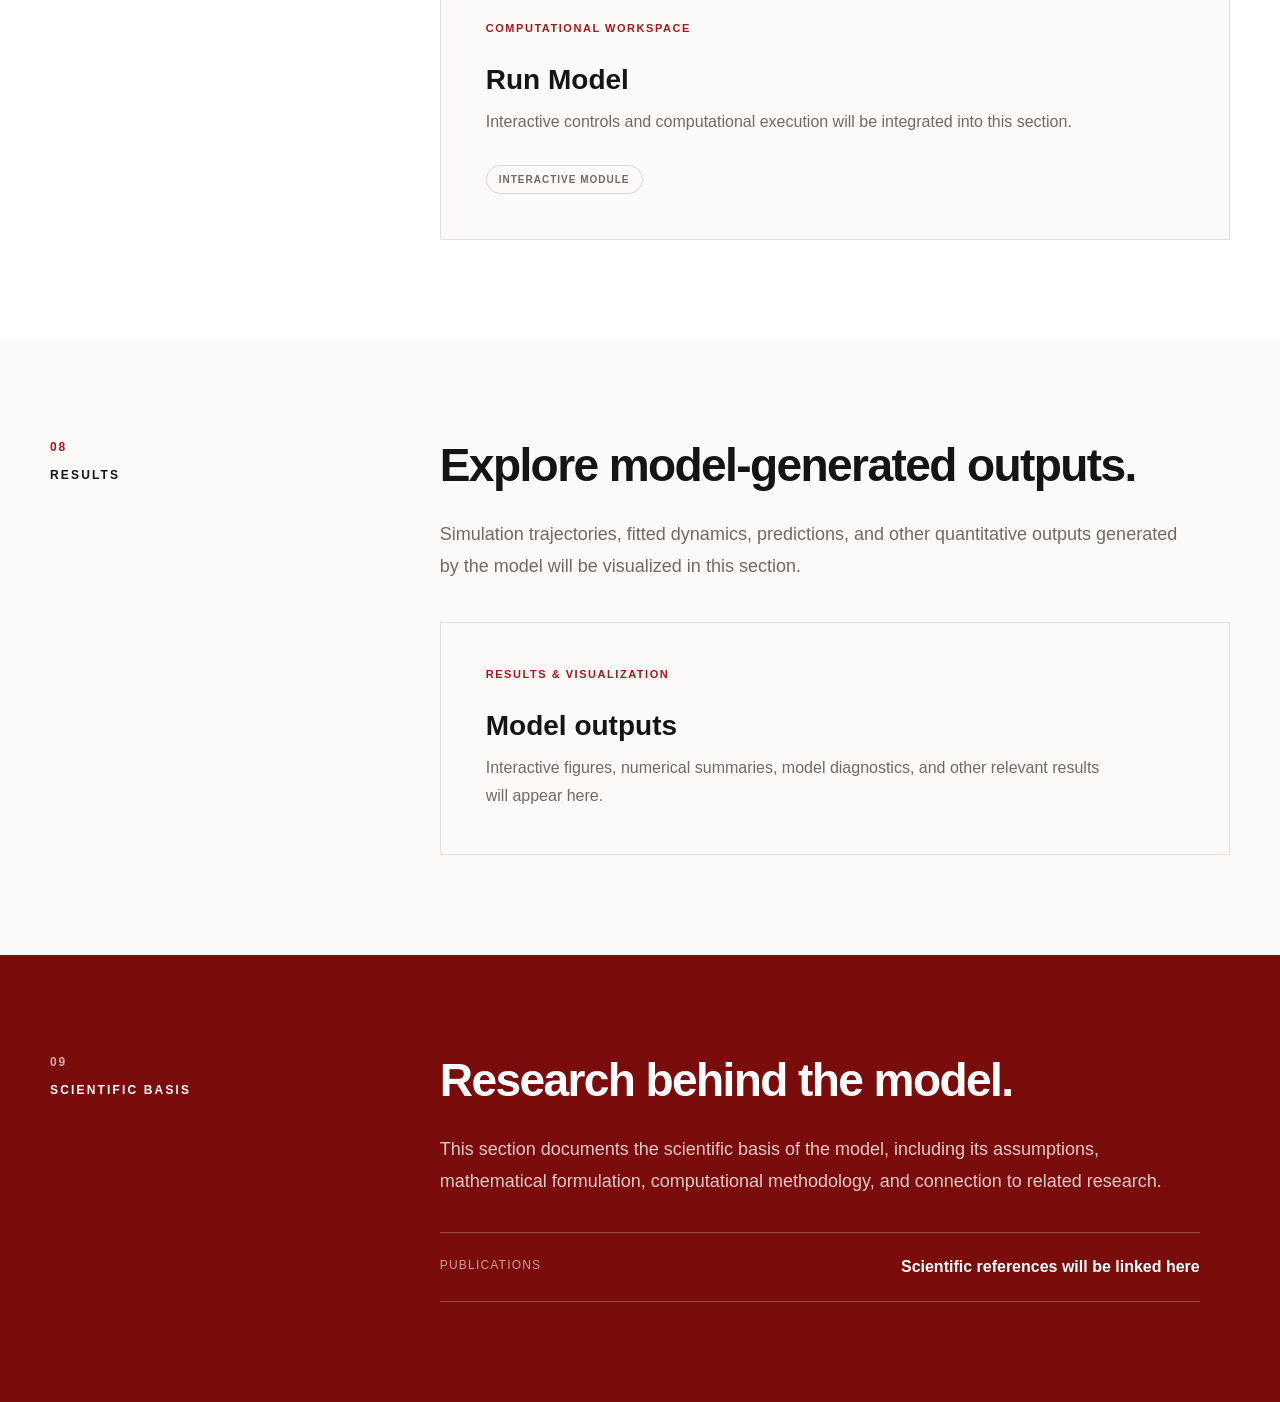
<file: products/dengue/host-vector.html>
<!DOCTYPE html>
<html lang="en">

<head>

  <meta charset="UTF-8">

  <meta
    name="viewport"
    content="width=device-width, initial-scale=1.0"
  >

  <title>Dengue Host–Vector Model | BROMO</title>

  <meta
    name="description"
    content="Explore dengue transmission dynamics using a host-vector mathematical model in BROMO."
  >

  <link
    rel="stylesheet"
    href="../../assets/css/style.css"
  >

</head>


<body>


<!-- =========================
     NAVIGATION
     ========================= -->

<header class="site-header">

  <div class="container navbar">

    <a href="../../index.html" class="brand">

      <span class="brand-mark">B</span>

      <span class="brand-name">
        BROMO
      </span>

    </a>


    <nav class="nav-links">

      <a href="index.html">Home</a>
      <a href="products.html">Research Products</a>
      <a href="vector-web.html">Vector-Web</a>
      <a href="publications.html">Publications</a>
      <a href="about.html">About</a>

    </nav>

  </div>

</header>



<!-- =========================
     MODEL HEADER
     ========================= -->

<section class="product-detail-hero">

  <div class="container">

    <div class="product-breadcrumb">
      BROMO / Research Products / Dengue Modeling /
      Temporal Modeling / Host–Vector Model
    </div>


    <div class="product-detail-grid">

      <div>

        <div class="product-code">
          Dengue · Temporal Modeling
        </div>

        <h1 class="product-detail-title">
          Host–Vector Model
        </h1>

      </div>


      <div>

        <p class="product-detail-lead">
          A mathematical framework for exploring dengue
          transmission dynamics through interactions between
          human hosts and mosquito vectors.
        </p>


        <div class="product-tags">

          <span class="product-tag">
            Dengue
          </span>

          <span class="product-tag">
            Host–Vector
          </span>

          <span class="product-tag">
            SIR–UV
          </span>

          <span class="product-tag">
            Temporal
          </span>

        </div>

      </div>

    </div>

  </div>

</section>



<!-- =========================
     01 OVERVIEW
     ========================= -->

<section class="model-section">

  <div class="container">

    <div class="model-section-grid">

      <div>

        <div class="model-step">
          01
        </div>

        <div class="section-label model-label">
          Overview
        </div>

      </div>


      <div>

        <h2 class="model-section-title">
          Understanding dengue transmission
          through host–vector interactions.
        </h2>

        <p class="model-text">
          Host–vector models describe dengue transmission as
          a dynamic interaction between human hosts and mosquito
          vectors. Infection can move between these populations
          through mosquito-mediated transmission.
        </p>

        <p class="model-text">
          This modeling framework provides a basis for exploring
          transmission dynamics over time and for investigating
          how changes in model assumptions, parameters, and data
          may influence epidemic behavior.
        </p>

      </div>

    </div>

  </div>

</section>



<!-- =========================
     02 MODEL STRUCTURE
     ========================= -->

<section class="model-section model-section-soft">

  <div class="container">

    <div class="model-section-grid">

      <div>

        <div class="model-step">
          02
        </div>

        <div class="section-label model-label">
          Model Structure
        </div>

      </div>


      <div>

        <h2 class="model-section-title">
          SIR–UV host–vector framework.
        </h2>

        <p class="model-text">
          The model organizes the human population into
          susceptible, infectious, and recovered compartments,
          while the mosquito population is represented through
          susceptible and infectious vector states.
        </p>


        <div class="model-placeholder">

          <div class="model-placeholder-label">
            MODEL DIAGRAM
          </div>

          <h3>
            Human and vector compartments
          </h3>

          <p>
            A compartmental diagram illustrating transitions
            within the human population and transmission between
            human hosts and mosquito vectors will be presented here.
          </p>

          <div class="model-structure-preview">
            Human: S → I → R
            <br>
            Vector: U → V
          </div>

        </div>

      </div>

    </div>

  </div>

</section>



<!-- =========================
     03 MATHEMATICAL MODEL
     ========================= -->

<section class="model-section">

  <div class="container">

    <div class="model-section-grid">

      <div>

        <div class="model-step">
          03
        </div>

        <div class="section-label model-label">
          Mathematical Model
        </div>

      </div>


      <div>

        <h2 class="model-section-title">
          Mathematical formulation.
        </h2>

        <p class="model-text">
          The transmission process is represented using a
          system of mathematical equations describing changes
          in human and mosquito populations over time.
        </p>


        <div class="model-placeholder">

          <div class="model-placeholder-label">
            MODEL EQUATIONS
          </div>

          <h3>
            Governing equations
          </h3>

          <p>
            The complete system of model equations and variable
            definitions will be displayed in this section.
          </p>

        </div>

      </div>

    </div>

  </div>

</section>



<!-- =========================
     04 PARAMETERS
     ========================= -->

<section class="model-section model-section-soft">

  <div class="container">

    <div class="model-section-grid">

      <div>

        <div class="model-step">
          04
        </div>

        <div class="section-label model-label">
          Parameters
        </div>

      </div>


      <div>

        <h2 class="model-section-title">
          Model parameters and assumptions.
        </h2>

        <p class="model-text">
          Parameters define the biological and epidemiological
          processes represented in the model. Their values may
          be obtained from data, estimated computationally, or
          informed by scientific literature.
        </p>


        <div class="model-placeholder">

          <div class="model-placeholder-label">
            PARAMETER TABLE
          </div>

          <h3>
            Parameter definitions
          </h3>

          <p>
            Parameter symbols, descriptions, units, values,
            estimation methods, and references will be
            documented here.
          </p>

        </div>

      </div>

    </div>

  </div>

</section>



<!-- =========================
     05 DATA INPUT
     ========================= -->

<section class="model-section">

  <div class="container">

    <div class="model-section-grid">

      <div>

        <div class="model-step">
          05
        </div>

        <div class="section-label model-label">
          Data Input
        </div>

      </div>


      <div>

        <h2 class="model-section-title">
          Prepare data for model exploration.
        </h2>

        <p class="model-text">
          Data can be organized according to the requirements
          of the model before being used for parameter estimation,
          simulation, prediction, or other computational analyses.
        </p>


        <div class="model-placeholder">

          <div class="model-placeholder-label">
            DATA WORKSPACE
          </div>

          <h3>
            Dataset input
          </h3>

          <p>
            Data templates, dataset selection, and upload
            functionality will be provided in this workspace.
          </p>

          <span class="model-development">
            Data Interface
          </span>

        </div>

      </div>

    </div>

  </div>

</section>



<!-- =========================
     06 MODEL CONFIGURATION
     ========================= -->

<section class="model-section model-section-soft">

  <div class="container">

    <div class="model-section-grid">

      <div>

        <div class="model-step">
          06
        </div>

        <div class="section-label model-label">
          Model Configuration
        </div>

      </div>


      <div>

        <h2 class="model-section-title">
          Configure the computational experiment.
        </h2>

        <p class="model-text">
          Model settings can be adjusted to explore different
          assumptions, initial conditions, parameter values,
          simulation periods, and analytical scenarios.
        </p>


        <div class="model-placeholder">

          <div class="model-placeholder-label">
            CONFIGURATION PANEL
          </div>

          <h3>
            Simulation settings
          </h3>

          <p>
            Parameter controls, initial conditions, time horizon,
            and additional model settings will be configured here.
          </p>

        </div>

      </div>

    </div>

  </div>

</section>



<!-- =========================
     07 INTERACTIVE SIMULATION
     ========================= -->

<section class="model-section">

  <div class="container">

    <div class="model-section-grid">

      <div>

        <div class="model-step">
          07
        </div>

        <div class="section-label model-label">
          Interactive Simulation
        </div>

      </div>


      <div>

        <h2 class="model-section-title">
          Run and explore the model.
        </h2>

        <p class="model-text">
          The interactive computational environment will connect
          model inputs, parameter settings, and numerical procedures
          to generate model simulations and analytical outputs.
        </p>


        <div class="model-placeholder">

          <div class="model-placeholder-label">
            COMPUTATIONAL WORKSPACE
          </div>

          <h3>
            Run Model
          </h3>

          <p>
            Interactive controls and computational execution
            will be integrated into this section.
          </p>

          <span class="model-development">
            Interactive Module
          </span>

        </div>

      </div>

    </div>

  </div>

</section>



<!-- =========================
     08 RESULTS
     ========================= -->

<section class="model-section model-section-soft">

  <div class="container">

    <div class="model-section-grid">

      <div>

        <div class="model-step">
          08
        </div>

        <div class="section-label model-label">
          Results
        </div>

      </div>


      <div>

        <h2 class="model-section-title">
          Explore model-generated outputs.
        </h2>

        <p class="model-text">
          Simulation trajectories, fitted dynamics, predictions,
          and other quantitative outputs generated by the model
          will be visualized in this section.
        </p>


        <div class="model-placeholder">

          <div class="model-placeholder-label">
            RESULTS & VISUALIZATION
          </div>

          <h3>
            Model outputs
          </h3>

          <p>
            Interactive figures, numerical summaries, model
            diagnostics, and other relevant results will
            appear here.
          </p>

        </div>

      </div>

    </div>

  </div>

</section>



<!-- =========================
     09 SCIENTIFIC BASIS
     ========================= -->

<section class="model-section model-section-dark">

  <div class="container">

    <div class="model-section-grid">

      <div>

        <div class="model-step">
          09
        </div>

        <div class="section-label model-label">
          Scientific Basis
        </div>

      </div>


      <div>

        <h2 class="model-section-title">
          Research behind the model.
        </h2>

        <p class="model-text">
          This section documents the scientific basis of the
          model, including its assumptions, mathematical
          formulation, computational methodology, and connection
          to related research.
        </p>


        <div class="scientific-reference">

          <span>
            Publications
          </span>

          <strong>
            Scientific references will be linked here
          </strong>

        </div>

      </div>

    </div>

  </div>

</section>



</body>

</html>
</file>
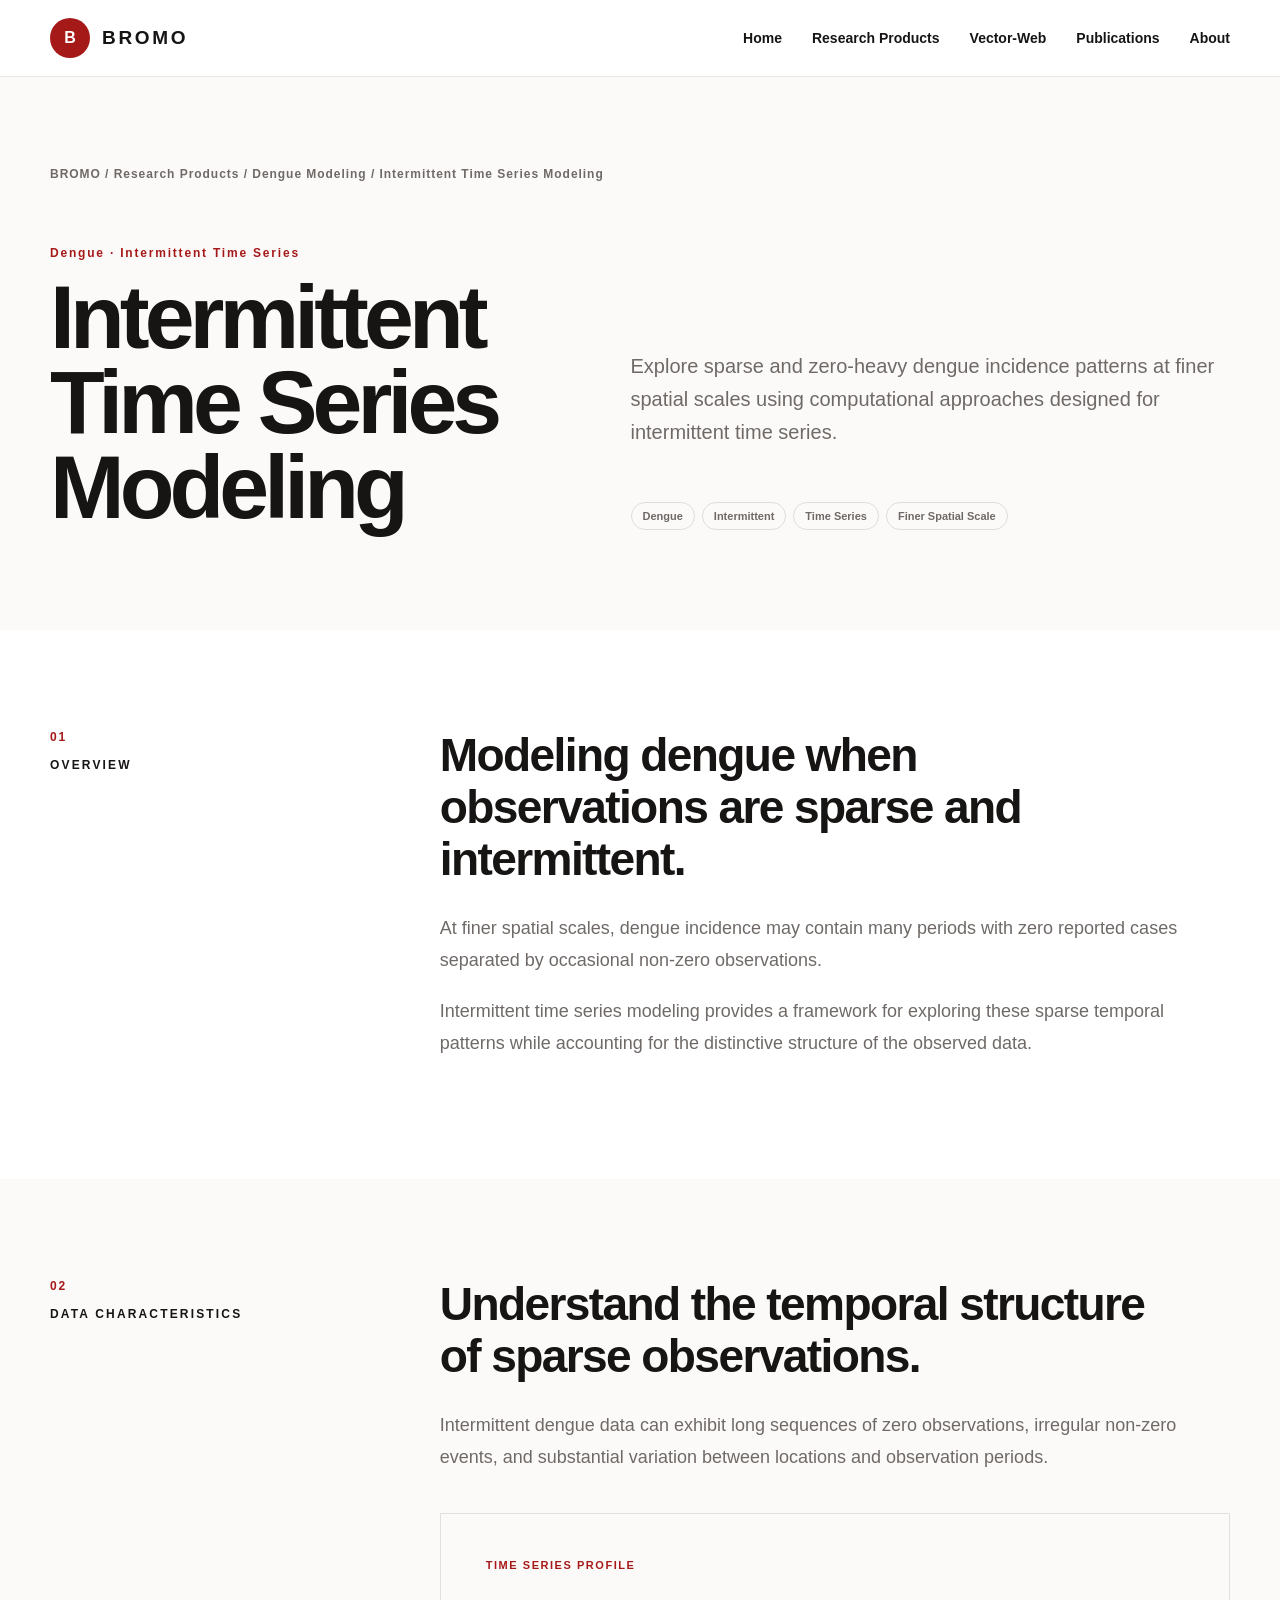
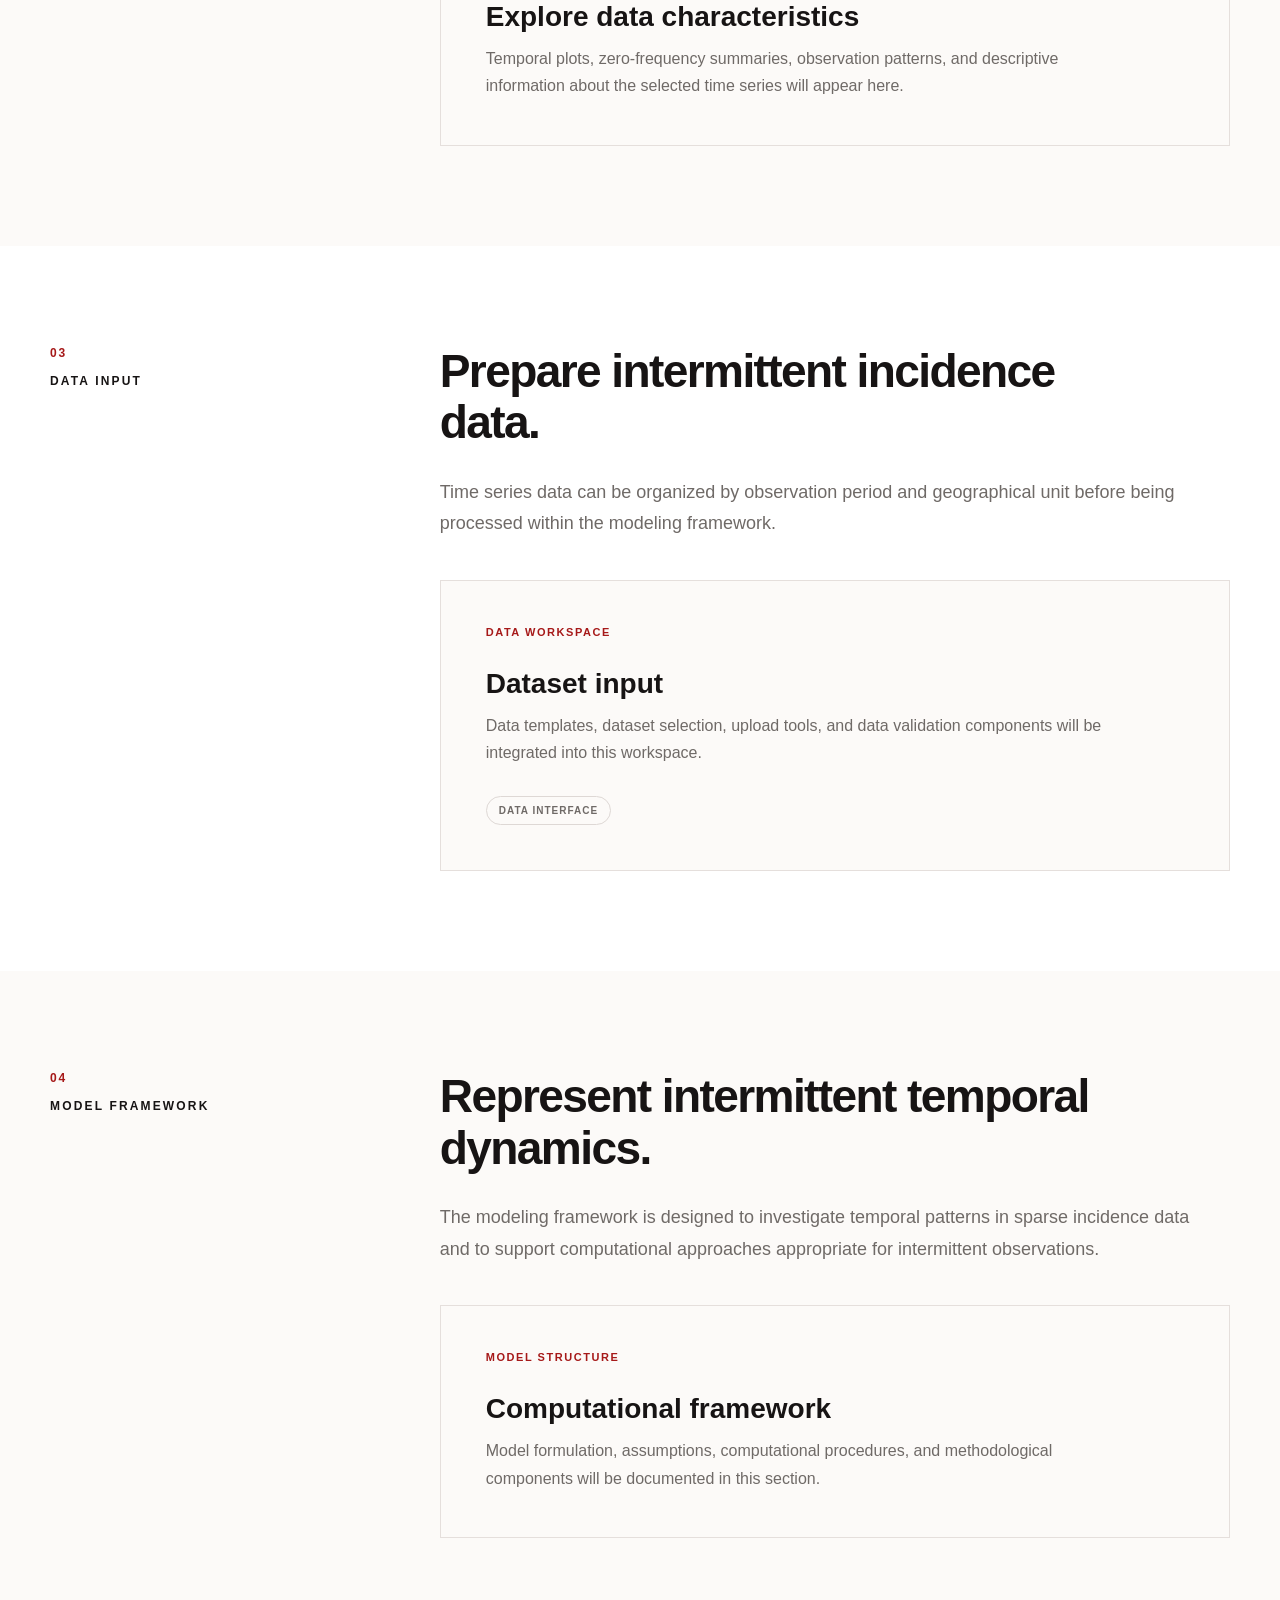
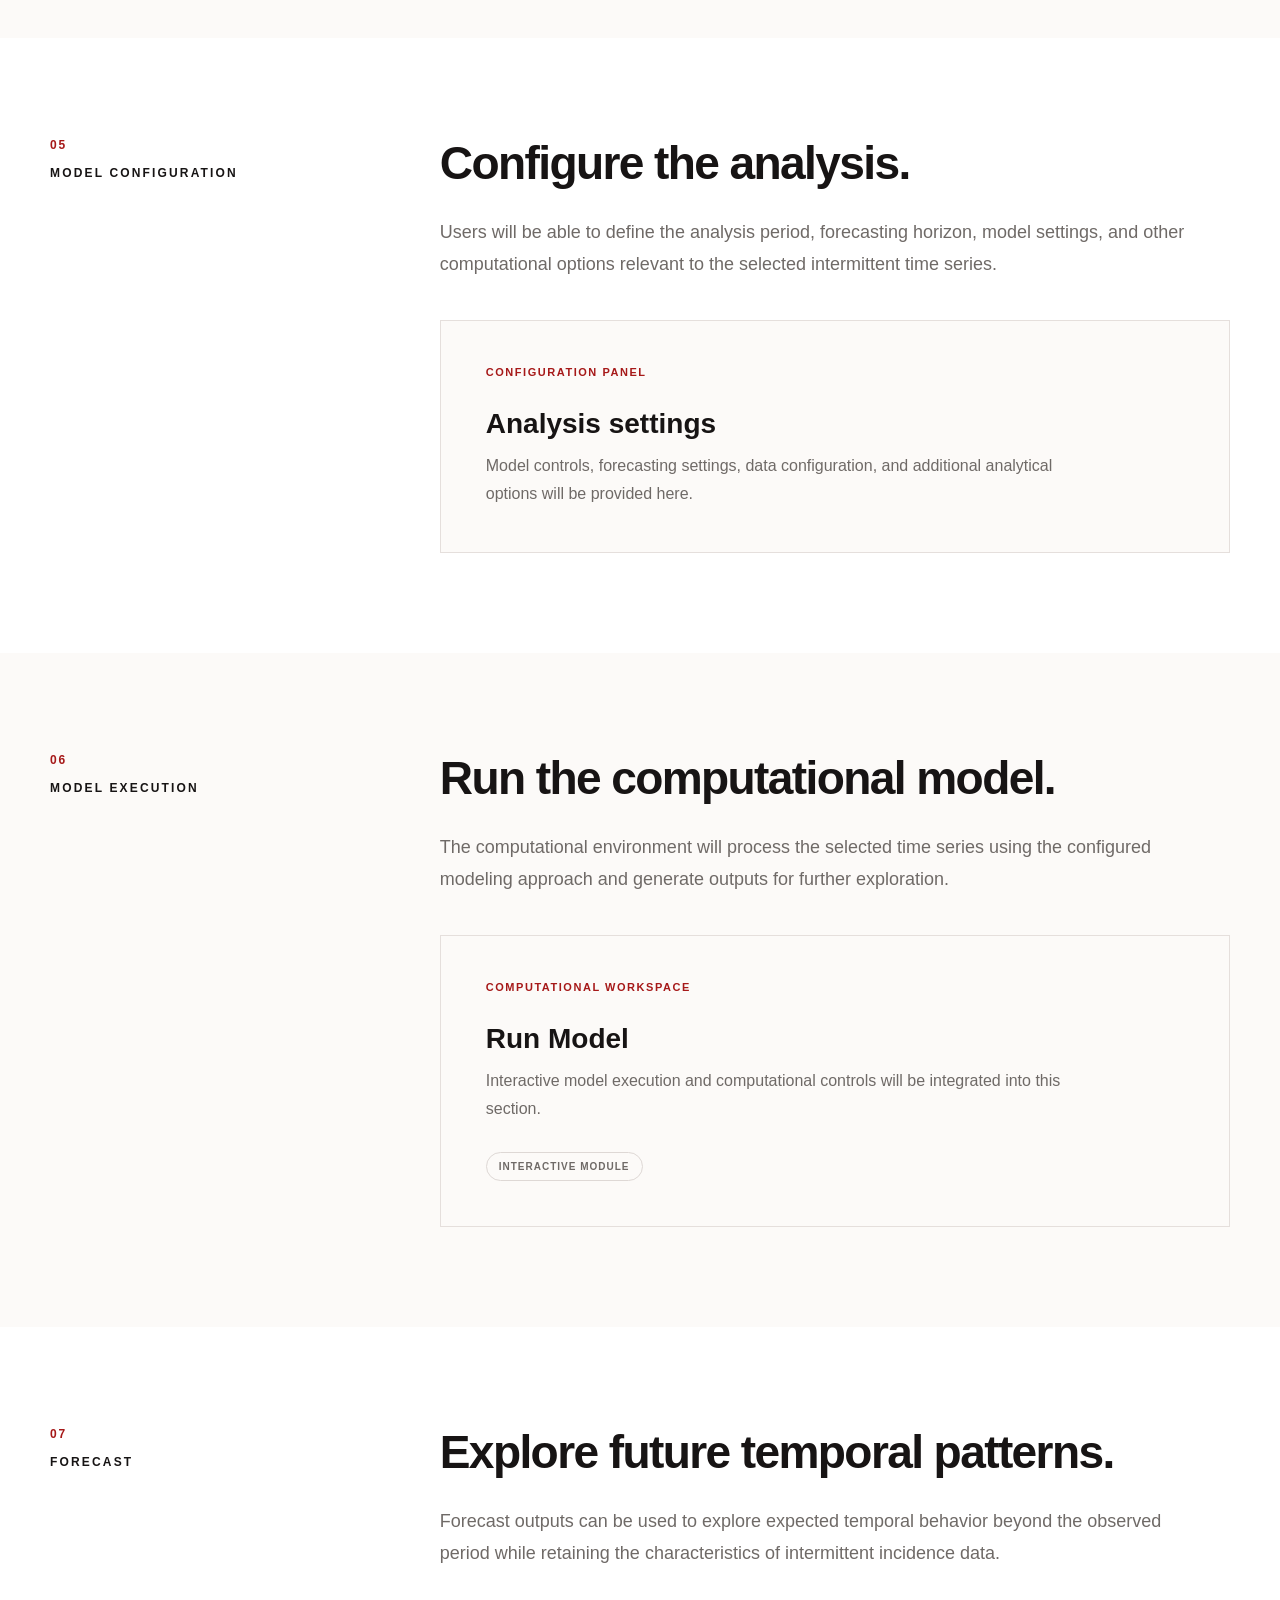
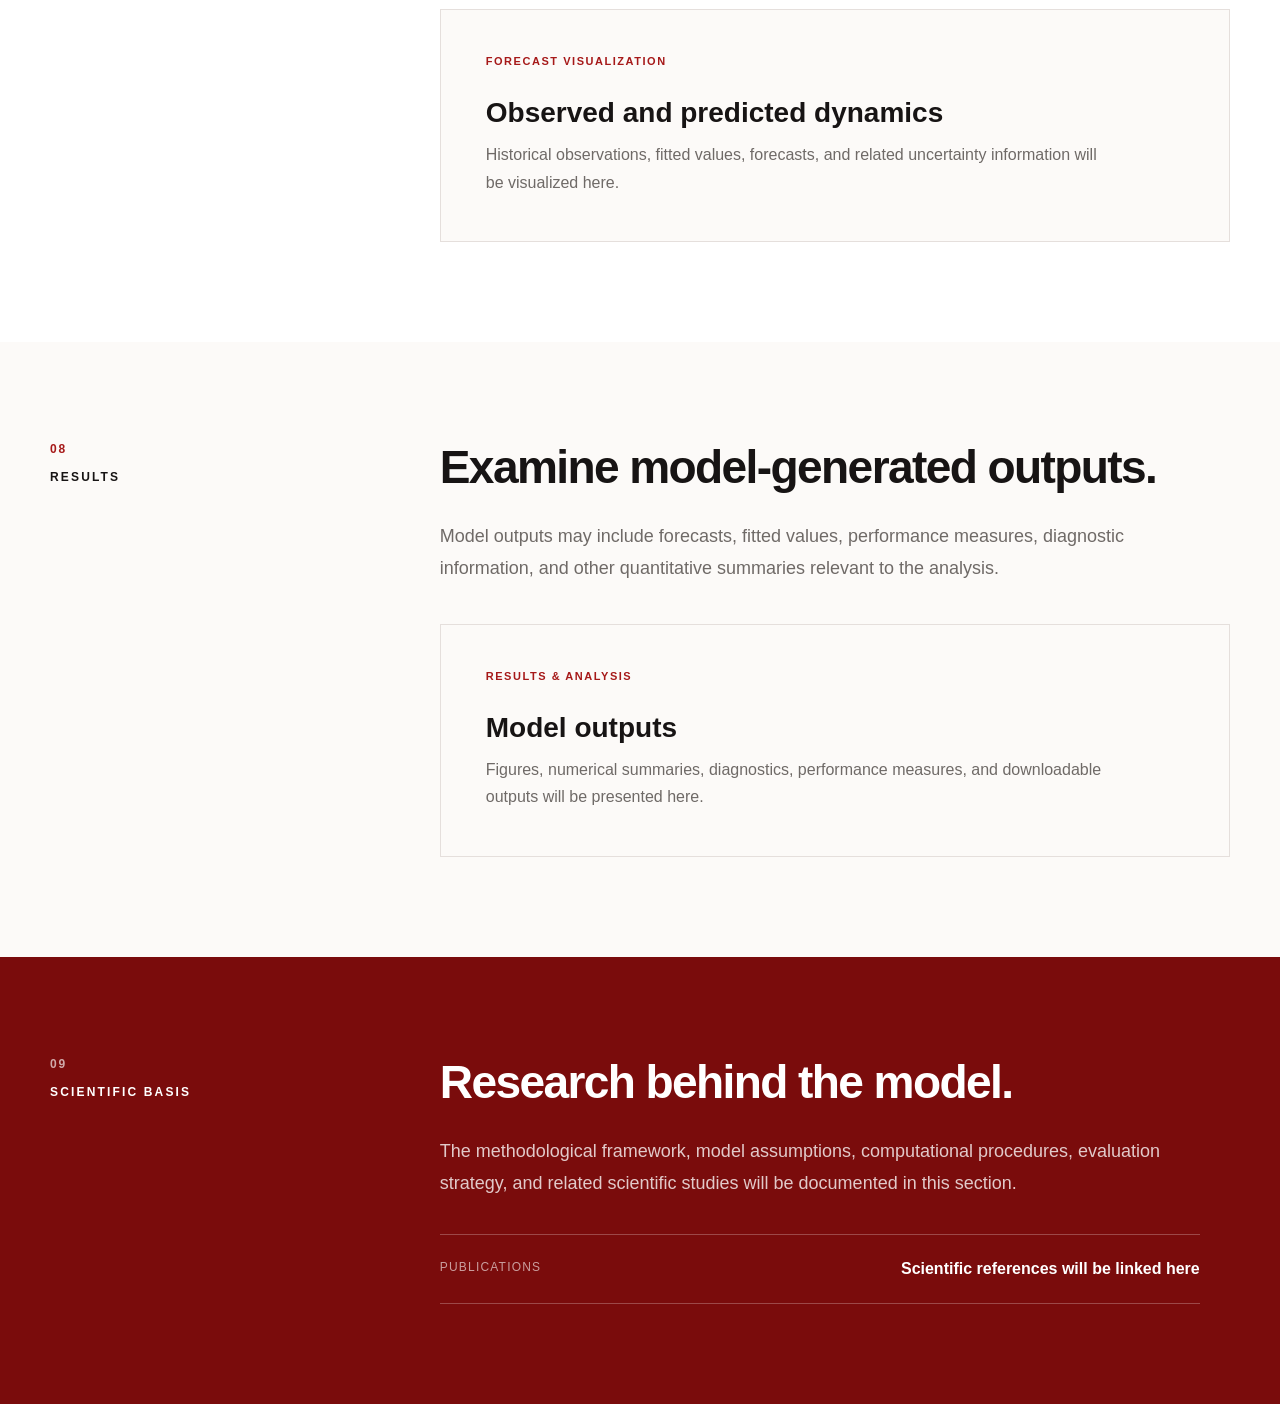
<file: products/dengue/intermittent.html>
<!DOCTYPE html>
<html lang="en">

<head>

  <meta charset="UTF-8">

  <meta
    name="viewport"
    content="width=device-width, initial-scale=1.0"
  >

  <title>Dengue Intermittent Time Series Modeling | BROMO</title>

  <meta
    name="description"
    content="Explore sparse and zero-heavy dengue incidence data through intermittent time series modeling in BROMO."
  >

  <link
    rel="stylesheet"
    href="../../assets/css/style.css"
  >

</head>


<body>


<!-- =========================
     NAVIGATION
     ========================= -->

<header class="site-header">

  <div class="container navbar">

    <a href="../../index.html" class="brand">

      <span class="brand-mark">B</span>

      <span class="brand-name">
        BROMO
      </span>

    </a>


    <nav class="nav-links">

      <a href="index.html">Home</a>
      <a href="products.html">Research Products</a>
      <a href="vector-web.html">Vector-Web</a>
      <a href="publications.html">Publications</a>
      <a href="about.html">About</a>

    </nav>

  </div>

</header>



<!-- =========================
     MODEL HEADER
     ========================= -->

<section class="product-detail-hero">

  <div class="container">

    <div class="product-breadcrumb">
      BROMO / Research Products / Dengue Modeling /
      Intermittent Time Series Modeling
    </div>


    <div class="product-detail-grid">

      <div>

        <div class="product-code">
          Dengue · Intermittent Time Series
        </div>

        <h1 class="product-detail-title">
          Intermittent Time Series Modeling
        </h1>

      </div>


      <div>

        <p class="product-detail-lead">
          Explore sparse and zero-heavy dengue incidence
          patterns at finer spatial scales using computational
          approaches designed for intermittent time series.
        </p>


        <div class="product-tags">

          <span class="product-tag">
            Dengue
          </span>

          <span class="product-tag">
            Intermittent
          </span>

          <span class="product-tag">
            Time Series
          </span>

          <span class="product-tag">
            Finer Spatial Scale
          </span>

        </div>

      </div>

    </div>

  </div>

</section>



<!-- =========================
     01 OVERVIEW
     ========================= -->

<section class="model-section">

  <div class="container">

    <div class="model-section-grid">

      <div>

        <div class="model-step">
          01
        </div>

        <div class="section-label model-label">
          Overview
        </div>

      </div>


      <div>

        <h2 class="model-section-title">
          Modeling dengue when observations
          are sparse and intermittent.
        </h2>

        <p class="model-text">
          At finer spatial scales, dengue incidence may contain
          many periods with zero reported cases separated by
          occasional non-zero observations.
        </p>

        <p class="model-text">
          Intermittent time series modeling provides a framework
          for exploring these sparse temporal patterns while
          accounting for the distinctive structure of the
          observed data.
        </p>

      </div>

    </div>

  </div>

</section>



<!-- =========================
     02 DATA CHARACTERISTICS
     ========================= -->

<section class="model-section model-section-soft">

  <div class="container">

    <div class="model-section-grid">

      <div>

        <div class="model-step">
          02
        </div>

        <div class="section-label model-label">
          Data Characteristics
        </div>

      </div>


      <div>

        <h2 class="model-section-title">
          Understand the temporal structure
          of sparse observations.
        </h2>

        <p class="model-text">
          Intermittent dengue data can exhibit long sequences
          of zero observations, irregular non-zero events,
          and substantial variation between locations and
          observation periods.
        </p>


        <div class="model-placeholder">

          <div class="model-placeholder-label">
            TIME SERIES PROFILE
          </div>

          <h3>
            Explore data characteristics
          </h3>

          <p>
            Temporal plots, zero-frequency summaries,
            observation patterns, and descriptive information
            about the selected time series will appear here.
          </p>

        </div>

      </div>

    </div>

  </div>

</section>



<!-- =========================
     03 DATA INPUT
     ========================= -->

<section class="model-section">

  <div class="container">

    <div class="model-section-grid">

      <div>

        <div class="model-step">
          03
        </div>

        <div class="section-label model-label">
          Data Input
        </div>

      </div>


      <div>

        <h2 class="model-section-title">
          Prepare intermittent incidence data.
        </h2>

        <p class="model-text">
          Time series data can be organized by observation
          period and geographical unit before being processed
          within the modeling framework.
        </p>


        <div class="model-placeholder">

          <div class="model-placeholder-label">
            DATA WORKSPACE
          </div>

          <h3>
            Dataset input
          </h3>

          <p>
            Data templates, dataset selection, upload tools,
            and data validation components will be integrated
            into this workspace.
          </p>

          <span class="model-development">
            Data Interface
          </span>

        </div>

      </div>

    </div>

  </div>

</section>



<!-- =========================
     04 MODEL FRAMEWORK
     ========================= -->

<section class="model-section model-section-soft">

  <div class="container">

    <div class="model-section-grid">

      <div>

        <div class="model-step">
          04
        </div>

        <div class="section-label model-label">
          Model Framework
        </div>

      </div>


      <div>

        <h2 class="model-section-title">
          Represent intermittent temporal dynamics.
        </h2>

        <p class="model-text">
          The modeling framework is designed to investigate
          temporal patterns in sparse incidence data and to
          support computational approaches appropriate for
          intermittent observations.
        </p>


        <div class="model-placeholder">

          <div class="model-placeholder-label">
            MODEL STRUCTURE
          </div>

          <h3>
            Computational framework
          </h3>

          <p>
            Model formulation, assumptions, computational
            procedures, and methodological components will
            be documented in this section.
          </p>

        </div>

      </div>

    </div>

  </div>

</section>



<!-- =========================
     05 MODEL CONFIGURATION
     ========================= -->

<section class="model-section">

  <div class="container">

    <div class="model-section-grid">

      <div>

        <div class="model-step">
          05
        </div>

        <div class="section-label model-label">
          Model Configuration
        </div>

      </div>


      <div>

        <h2 class="model-section-title">
          Configure the analysis.
        </h2>

        <p class="model-text">
          Users will be able to define the analysis period,
          forecasting horizon, model settings, and other
          computational options relevant to the selected
          intermittent time series.
        </p>


        <div class="model-placeholder">

          <div class="model-placeholder-label">
            CONFIGURATION PANEL
          </div>

          <h3>
            Analysis settings
          </h3>

          <p>
            Model controls, forecasting settings, data
            configuration, and additional analytical options
            will be provided here.
          </p>

        </div>

      </div>

    </div>

  </div>

</section>



<!-- =========================
     06 MODEL EXECUTION
     ========================= -->

<section class="model-section model-section-soft">

  <div class="container">

    <div class="model-section-grid">

      <div>

        <div class="model-step">
          06
        </div>

        <div class="section-label model-label">
          Model Execution
        </div>

      </div>


      <div>

        <h2 class="model-section-title">
          Run the computational model.
        </h2>

        <p class="model-text">
          The computational environment will process the
          selected time series using the configured modeling
          approach and generate outputs for further exploration.
        </p>


        <div class="model-placeholder">

          <div class="model-placeholder-label">
            COMPUTATIONAL WORKSPACE
          </div>

          <h3>
            Run Model
          </h3>

          <p>
            Interactive model execution and computational
            controls will be integrated into this section.
          </p>

          <span class="model-development">
            Interactive Module
          </span>

        </div>

      </div>

    </div>

  </div>

</section>



<!-- =========================
     07 FORECAST
     ========================= -->

<section class="model-section">

  <div class="container">

    <div class="model-section-grid">

      <div>

        <div class="model-step">
          07
        </div>

        <div class="section-label model-label">
          Forecast
        </div>

      </div>


      <div>

        <h2 class="model-section-title">
          Explore future temporal patterns.
        </h2>

        <p class="model-text">
          Forecast outputs can be used to explore expected
          temporal behavior beyond the observed period while
          retaining the characteristics of intermittent
          incidence data.
        </p>


        <div class="model-placeholder">

          <div class="model-placeholder-label">
            FORECAST VISUALIZATION
          </div>

          <h3>
            Observed and predicted dynamics
          </h3>

          <p>
            Historical observations, fitted values,
            forecasts, and related uncertainty information
            will be visualized here.
          </p>

        </div>

      </div>

    </div>

  </div>

</section>



<!-- =========================
     08 RESULTS
     ========================= -->

<section class="model-section model-section-soft">

  <div class="container">

    <div class="model-section-grid">

      <div>

        <div class="model-step">
          08
        </div>

        <div class="section-label model-label">
          Results
        </div>

      </div>


      <div>

        <h2 class="model-section-title">
          Examine model-generated outputs.
        </h2>

        <p class="model-text">
          Model outputs may include forecasts, fitted values,
          performance measures, diagnostic information, and
          other quantitative summaries relevant to the analysis.
        </p>


        <div class="model-placeholder">

          <div class="model-placeholder-label">
            RESULTS & ANALYSIS
          </div>

          <h3>
            Model outputs
          </h3>

          <p>
            Figures, numerical summaries, diagnostics,
            performance measures, and downloadable outputs
            will be presented here.
          </p>

        </div>

      </div>

    </div>

  </div>

</section>



<!-- =========================
     09 SCIENTIFIC BASIS
     ========================= -->

<section class="model-section model-section-dark">

  <div class="container">

    <div class="model-section-grid">

      <div>

        <div class="model-step">
          09
        </div>

        <div class="section-label model-label">
          Scientific Basis
        </div>

      </div>


      <div>

        <h2 class="model-section-title">
          Research behind the model.
        </h2>

        <p class="model-text">
          The methodological framework, model assumptions,
          computational procedures, evaluation strategy,
          and related scientific studies will be documented
          in this section.
        </p>


        <div class="scientific-reference">

          <span>
            Publications
          </span>

          <strong>
            Scientific references will be linked here
          </strong>

        </div>

      </div>

    </div>

  </div>

</section>



</body>

</html>
</file>
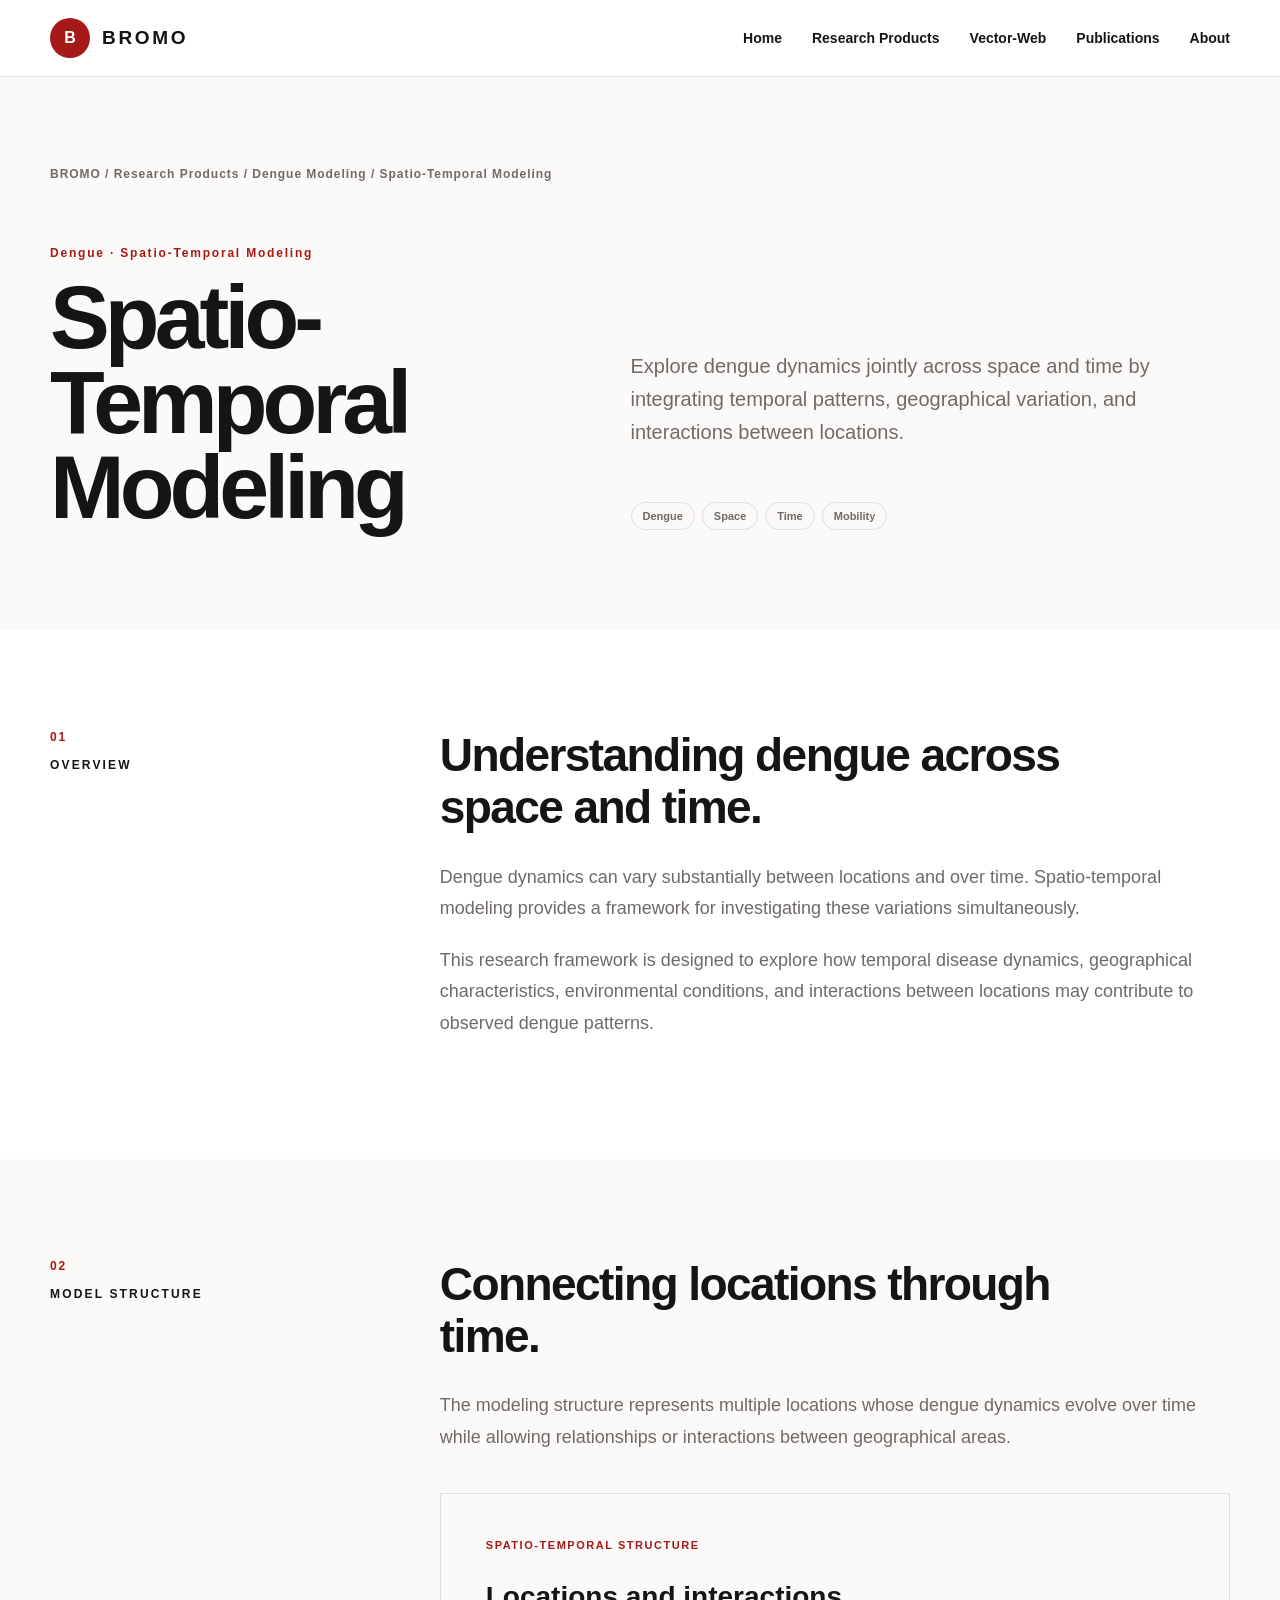
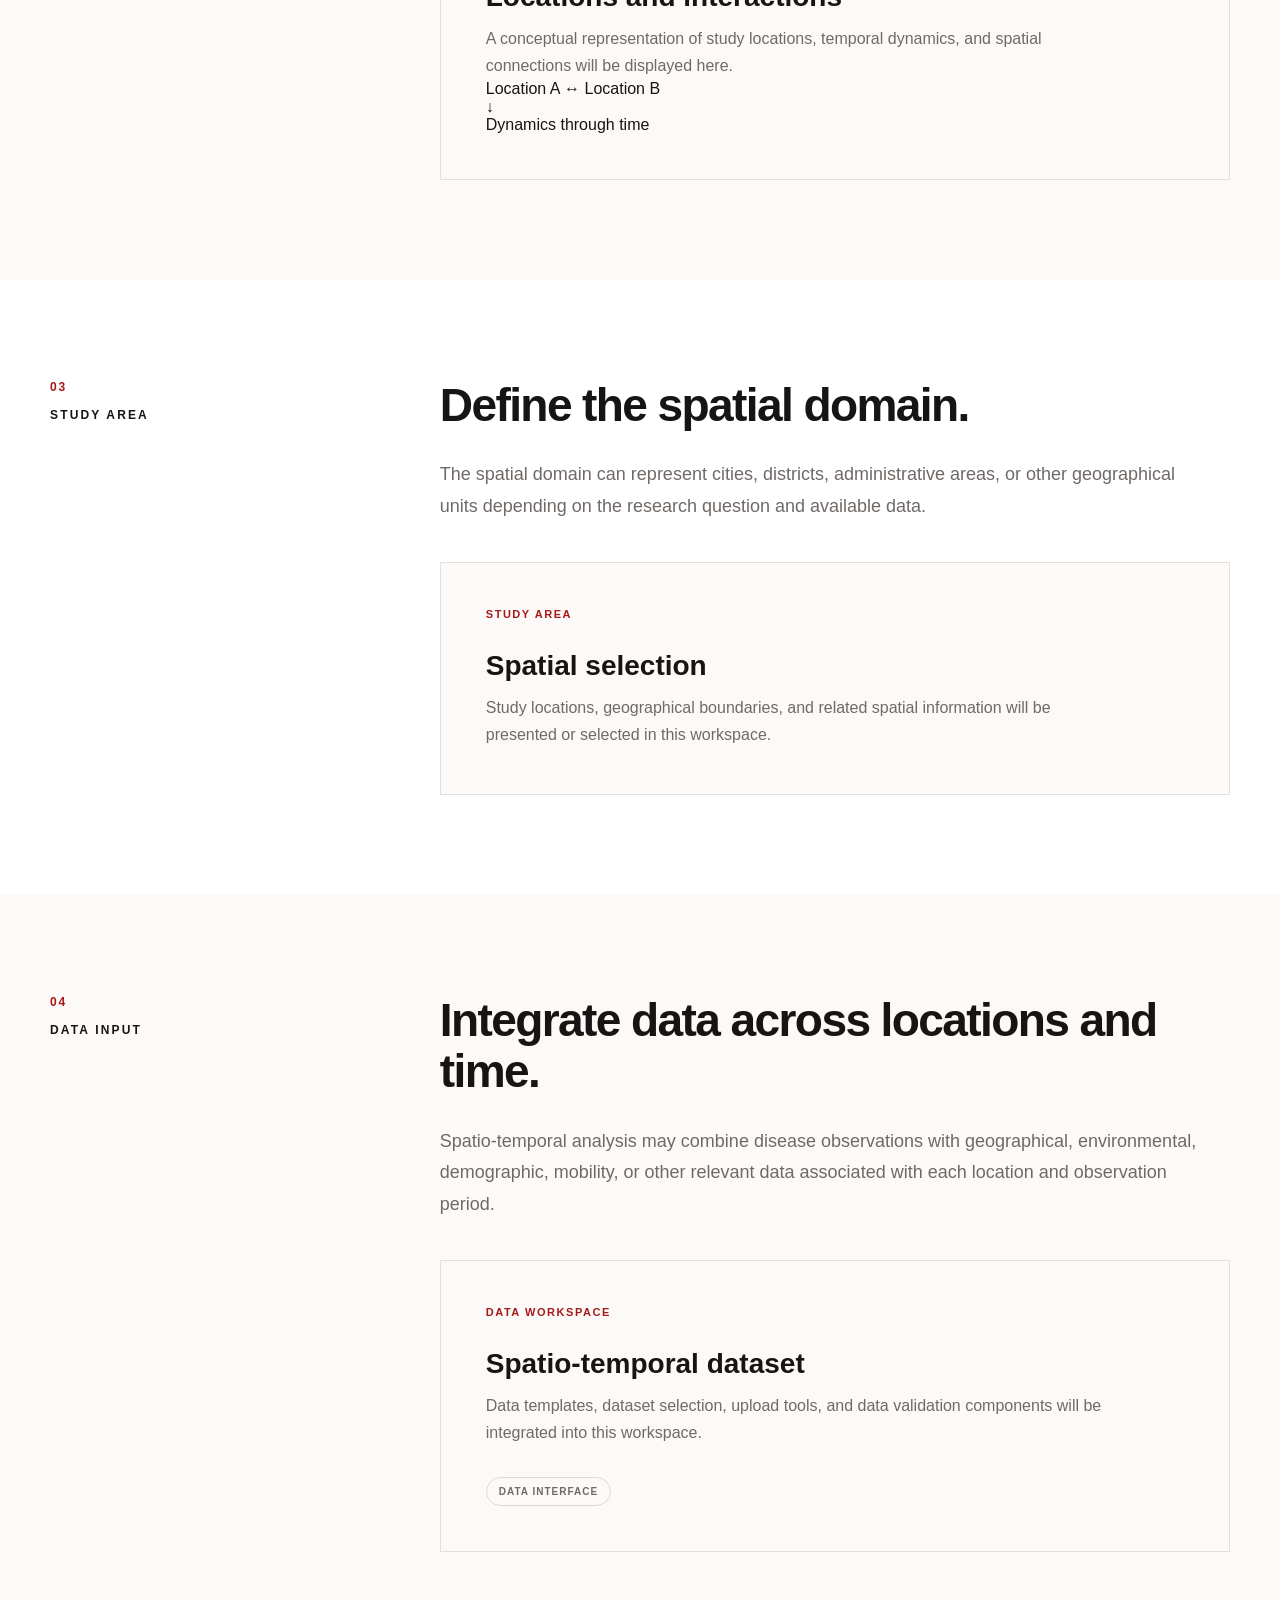
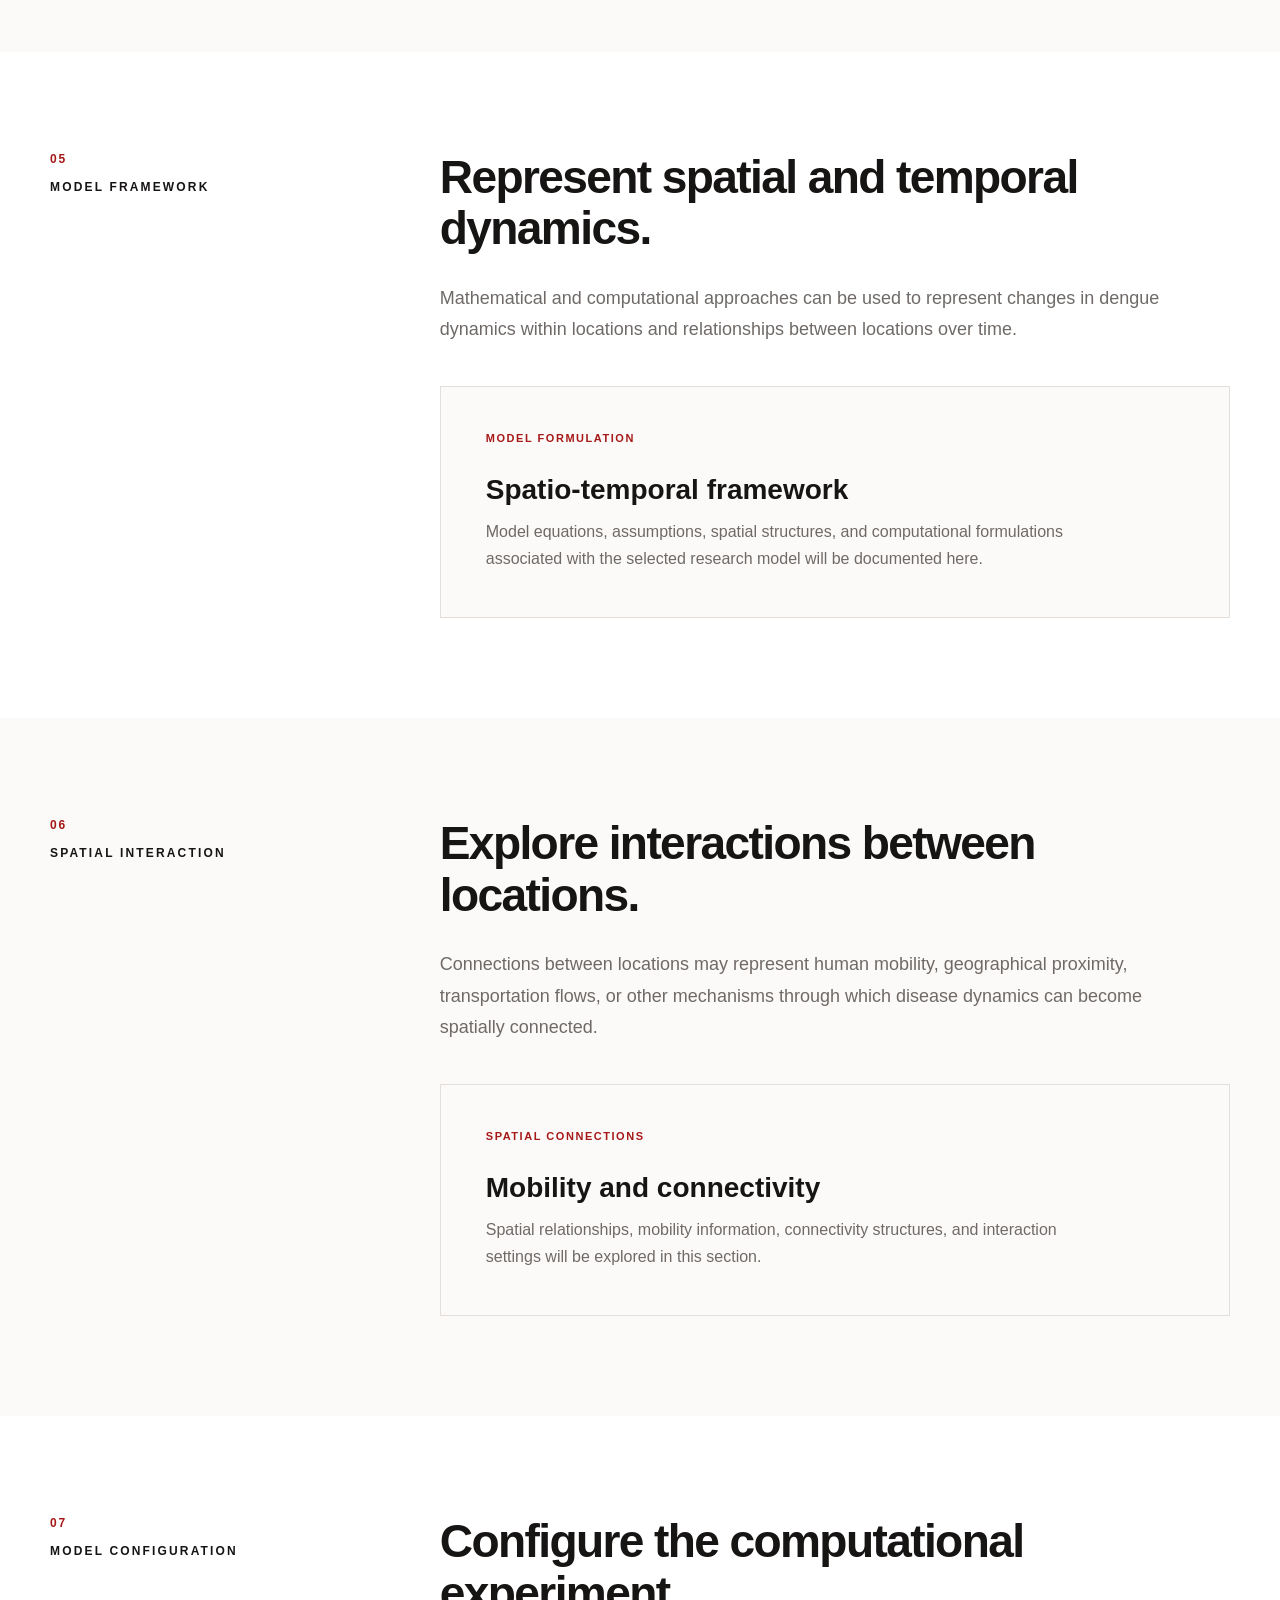
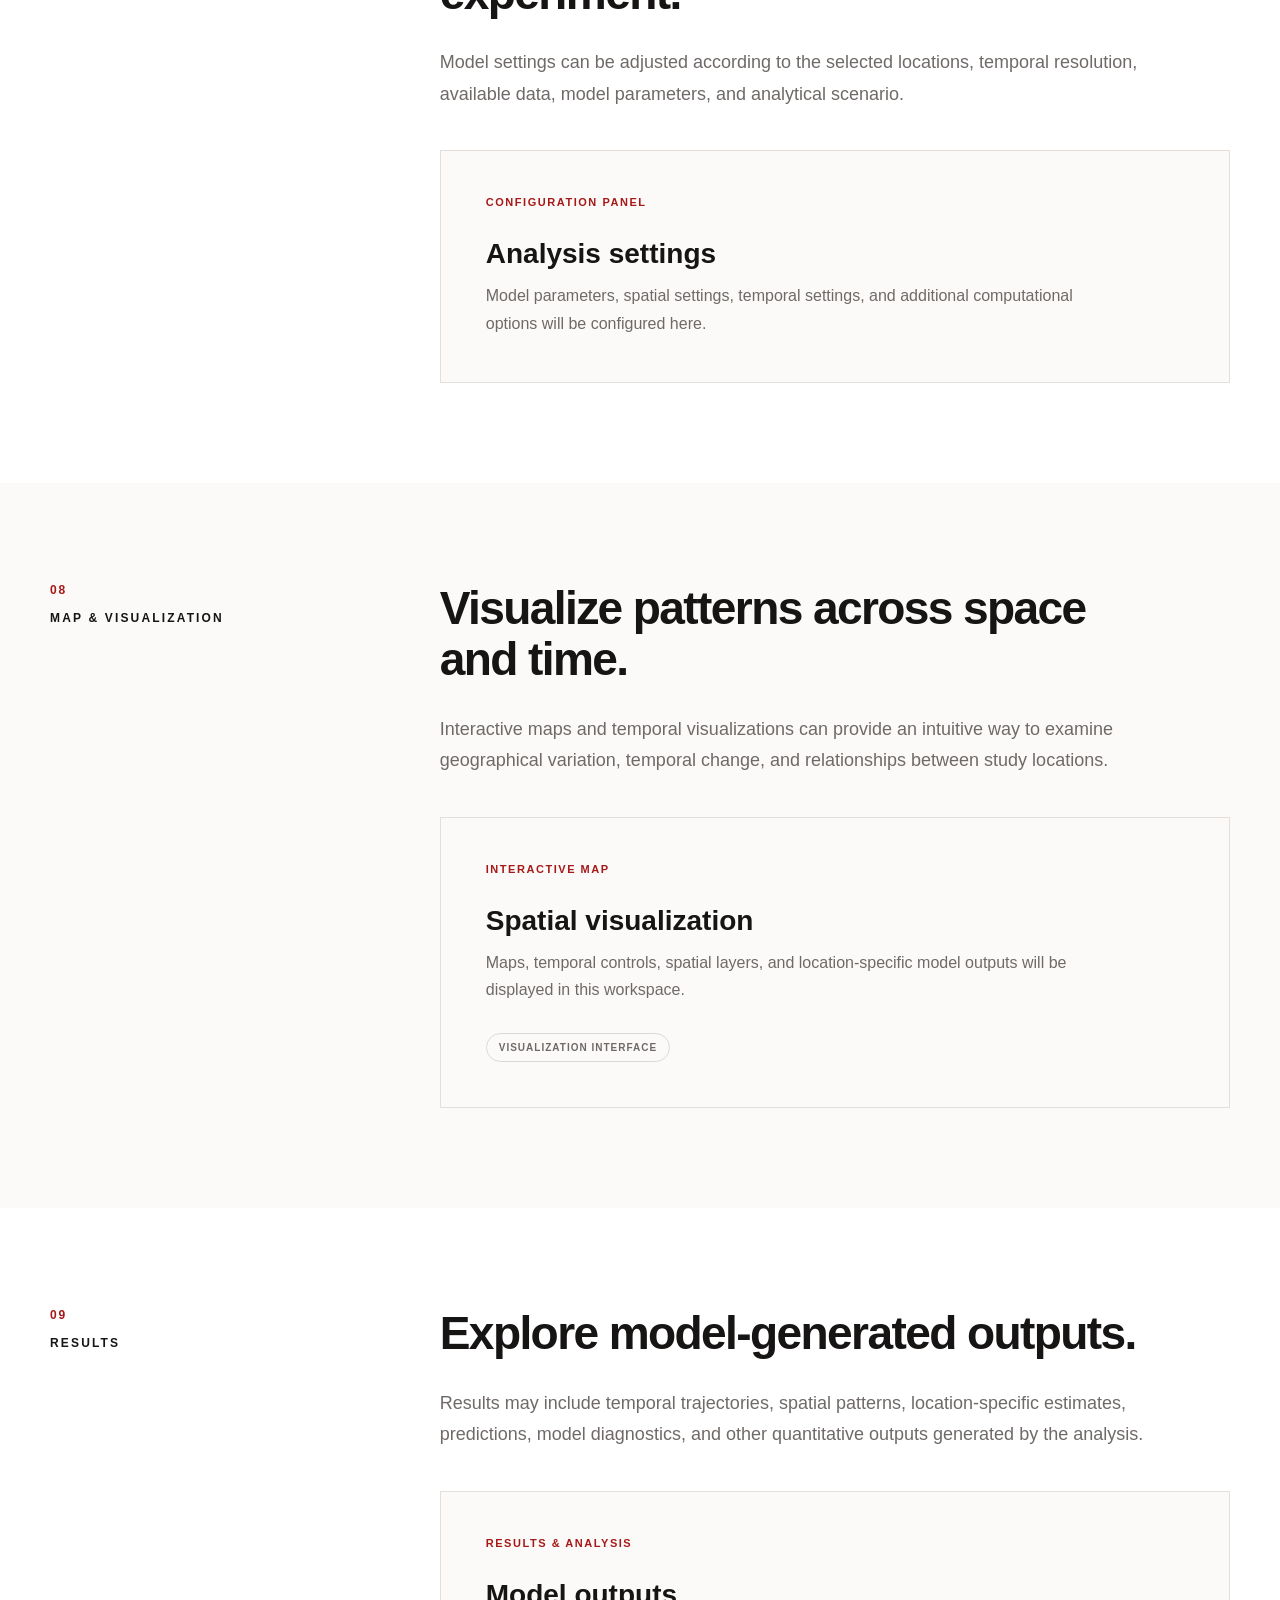
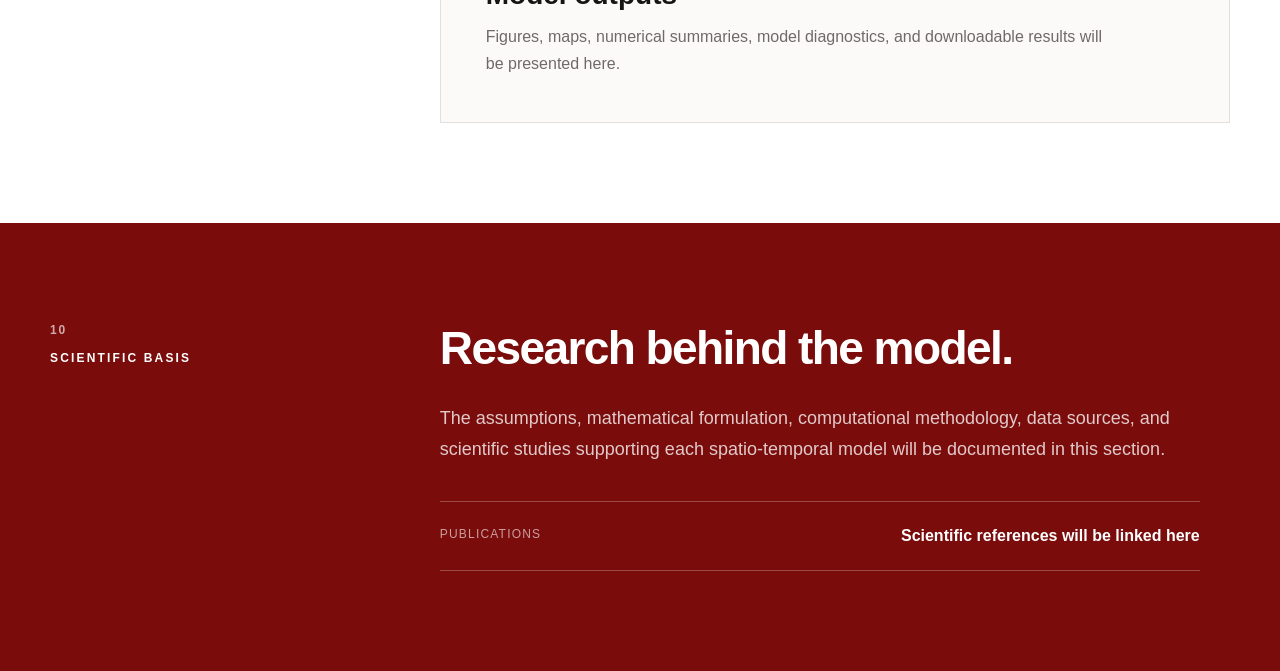
<file: products/dengue/spatiotemporal.html>
<!DOCTYPE html>
<html lang="en">

<head>

  <meta charset="UTF-8">

  <meta
    name="viewport"
    content="width=device-width, initial-scale=1.0"
  >

  <title>Dengue Spatio-Temporal Modeling | BROMO</title>

  <meta
    name="description"
    content="Explore dengue dynamics across space and time through spatio-temporal modeling in BROMO."
  >

  <link
    rel="stylesheet"
    href="../../assets/css/style.css"
  >

</head>


<body>


<!-- =========================
     NAVIGATION
     ========================= -->

<header class="site-header">

  <div class="container navbar">

    <a href="../../index.html" class="brand">

      <span class="brand-mark">B</span>

      <span class="brand-name">
        BROMO
      </span>

    </a>


    <nav class="nav-links">

      <a href="index.html">Home</a>
      <a href="products.html">Research Products</a>
      <a href="vector-web.html">Vector-Web</a>
      <a href="publications.html">Publications</a>
      <a href="about.html">About</a>

    </nav>

  </div>

</header>



<!-- =========================
     MODEL HEADER
     ========================= -->

<section class="product-detail-hero">

  <div class="container">

    <div class="product-breadcrumb">
      BROMO / Research Products / Dengue Modeling /
      Spatio-Temporal Modeling
    </div>


    <div class="product-detail-grid">

      <div>

        <div class="product-code">
          Dengue · Spatio-Temporal Modeling
        </div>

        <h1 class="product-detail-title">
          Spatio-Temporal Modeling
        </h1>

      </div>


      <div>

        <p class="product-detail-lead">
          Explore dengue dynamics jointly across space and time
          by integrating temporal patterns, geographical variation,
          and interactions between locations.
        </p>


        <div class="product-tags">

          <span class="product-tag">
            Dengue
          </span>

          <span class="product-tag">
            Space
          </span>

          <span class="product-tag">
            Time
          </span>

          <span class="product-tag">
            Mobility
          </span>

        </div>

      </div>

    </div>

  </div>

</section>



<!-- =========================
     01 OVERVIEW
     ========================= -->

<section class="model-section">

  <div class="container">

    <div class="model-section-grid">

      <div>

        <div class="model-step">
          01
        </div>

        <div class="section-label model-label">
          Overview
        </div>

      </div>


      <div>

        <h2 class="model-section-title">
          Understanding dengue across
          space and time.
        </h2>

        <p class="model-text">
          Dengue dynamics can vary substantially between locations
          and over time. Spatio-temporal modeling provides a framework
          for investigating these variations simultaneously.
        </p>

        <p class="model-text">
          This research framework is designed to explore how
          temporal disease dynamics, geographical characteristics,
          environmental conditions, and interactions between
          locations may contribute to observed dengue patterns.
        </p>

      </div>

    </div>

  </div>

</section>



<!-- =========================
     02 SPATIO-TEMPORAL STRUCTURE
     ========================= -->

<section class="model-section model-section-soft">

  <div class="container">

    <div class="model-section-grid">

      <div>

        <div class="model-step">
          02
        </div>

        <div class="section-label model-label">
          Model Structure
        </div>

      </div>


      <div>

        <h2 class="model-section-title">
          Connecting locations through time.
        </h2>

        <p class="model-text">
          The modeling structure represents multiple locations
          whose dengue dynamics evolve over time while allowing
          relationships or interactions between geographical areas.
        </p>


        <div class="model-placeholder">

          <div class="model-placeholder-label">
            SPATIO-TEMPORAL STRUCTURE
          </div>

          <h3>
            Locations and interactions
          </h3>

          <p>
            A conceptual representation of study locations,
            temporal dynamics, and spatial connections will
            be displayed here.
          </p>

          <div class="model-structure-preview">
            Location A ↔ Location B
            <br>
            ↓
            <br>
            Dynamics through time
          </div>

        </div>

      </div>

    </div>

  </div>

</section>



<!-- =========================
     03 STUDY AREA
     ========================= -->

<section class="model-section">

  <div class="container">

    <div class="model-section-grid">

      <div>

        <div class="model-step">
          03
        </div>

        <div class="section-label model-label">
          Study Area
        </div>

      </div>


      <div>

        <h2 class="model-section-title">
          Define the spatial domain.
        </h2>

        <p class="model-text">
          The spatial domain can represent cities, districts,
          administrative areas, or other geographical units
          depending on the research question and available data.
        </p>


        <div class="model-placeholder">

          <div class="model-placeholder-label">
            STUDY AREA
          </div>

          <h3>
            Spatial selection
          </h3>

          <p>
            Study locations, geographical boundaries, and
            related spatial information will be presented
            or selected in this workspace.
          </p>

        </div>

      </div>

    </div>

  </div>

</section>



<!-- =========================
     04 DATA INPUT
     ========================= -->

<section class="model-section model-section-soft">

  <div class="container">

    <div class="model-section-grid">

      <div>

        <div class="model-step">
          04
        </div>

        <div class="section-label model-label">
          Data Input
        </div>

      </div>


      <div>

        <h2 class="model-section-title">
          Integrate data across locations and time.
        </h2>

        <p class="model-text">
          Spatio-temporal analysis may combine disease observations
          with geographical, environmental, demographic, mobility,
          or other relevant data associated with each location
          and observation period.
        </p>


        <div class="model-placeholder">

          <div class="model-placeholder-label">
            DATA WORKSPACE
          </div>

          <h3>
            Spatio-temporal dataset
          </h3>

          <p>
            Data templates, dataset selection, upload tools,
            and data validation components will be integrated
            into this workspace.
          </p>

          <span class="model-development">
            Data Interface
          </span>

        </div>

      </div>

    </div>

  </div>

</section>



<!-- =========================
     05 MODEL FRAMEWORK
     ========================= -->

<section class="model-section">

  <div class="container">

    <div class="model-section-grid">

      <div>

        <div class="model-step">
          05
        </div>

        <div class="section-label model-label">
          Model Framework
        </div>

      </div>


      <div>

        <h2 class="model-section-title">
          Represent spatial and temporal dynamics.
        </h2>

        <p class="model-text">
          Mathematical and computational approaches can be used
          to represent changes in dengue dynamics within locations
          and relationships between locations over time.
        </p>


        <div class="model-placeholder">

          <div class="model-placeholder-label">
            MODEL FORMULATION
          </div>

          <h3>
            Spatio-temporal framework
          </h3>

          <p>
            Model equations, assumptions, spatial structures,
            and computational formulations associated with the
            selected research model will be documented here.
          </p>

        </div>

      </div>

    </div>

  </div>

</section>



<!-- =========================
     06 SPATIAL INTERACTION
     ========================= -->

<section class="model-section model-section-soft">

  <div class="container">

    <div class="model-section-grid">

      <div>

        <div class="model-step">
          06
        </div>

        <div class="section-label model-label">
          Spatial Interaction
        </div>

      </div>


      <div>

        <h2 class="model-section-title">
          Explore interactions between locations.
        </h2>

        <p class="model-text">
          Connections between locations may represent human
          mobility, geographical proximity, transportation flows,
          or other mechanisms through which disease dynamics
          can become spatially connected.
        </p>


        <div class="model-placeholder">

          <div class="model-placeholder-label">
            SPATIAL CONNECTIONS
          </div>

          <h3>
            Mobility and connectivity
          </h3>

          <p>
            Spatial relationships, mobility information,
            connectivity structures, and interaction settings
            will be explored in this section.
          </p>

        </div>

      </div>

    </div>

  </div>

</section>



<!-- =========================
     07 MODEL CONFIGURATION
     ========================= -->

<section class="model-section">

  <div class="container">

    <div class="model-section-grid">

      <div>

        <div class="model-step">
          07
        </div>

        <div class="section-label model-label">
          Model Configuration
        </div>

      </div>


      <div>

        <h2 class="model-section-title">
          Configure the computational experiment.
        </h2>

        <p class="model-text">
          Model settings can be adjusted according to the
          selected locations, temporal resolution, available
          data, model parameters, and analytical scenario.
        </p>


        <div class="model-placeholder">

          <div class="model-placeholder-label">
            CONFIGURATION PANEL
          </div>

          <h3>
            Analysis settings
          </h3>

          <p>
            Model parameters, spatial settings, temporal settings,
            and additional computational options will be
            configured here.
          </p>

        </div>

      </div>

    </div>

  </div>

</section>



<!-- =========================
     08 MAP & VISUALIZATION
     ========================= -->

<section class="model-section model-section-soft">

  <div class="container">

    <div class="model-section-grid">

      <div>

        <div class="model-step">
          08
        </div>

        <div class="section-label model-label">
          Map & Visualization
        </div>

      </div>


      <div>

        <h2 class="model-section-title">
          Visualize patterns across space and time.
        </h2>

        <p class="model-text">
          Interactive maps and temporal visualizations can
          provide an intuitive way to examine geographical
          variation, temporal change, and relationships
          between study locations.
        </p>


        <div class="model-placeholder">

          <div class="model-placeholder-label">
            INTERACTIVE MAP
          </div>

          <h3>
            Spatial visualization
          </h3>

          <p>
            Maps, temporal controls, spatial layers, and
            location-specific model outputs will be displayed
            in this workspace.
          </p>

          <span class="model-development">
            Visualization Interface
          </span>

        </div>

      </div>

    </div>

  </div>

</section>



<!-- =========================
     09 RESULTS
     ========================= -->

<section class="model-section">

  <div class="container">

    <div class="model-section-grid">

      <div>

        <div class="model-step">
          09
        </div>

        <div class="section-label model-label">
          Results
        </div>

      </div>


      <div>

        <h2 class="model-section-title">
          Explore model-generated outputs.
        </h2>

        <p class="model-text">
          Results may include temporal trajectories,
          spatial patterns, location-specific estimates,
          predictions, model diagnostics, and other
          quantitative outputs generated by the analysis.
        </p>


        <div class="model-placeholder">

          <div class="model-placeholder-label">
            RESULTS & ANALYSIS
          </div>

          <h3>
            Model outputs
          </h3>

          <p>
            Figures, maps, numerical summaries, model
            diagnostics, and downloadable results will
            be presented here.
          </p>

        </div>

      </div>

    </div>

  </div>

</section>



<!-- =========================
     10 SCIENTIFIC BASIS
     ========================= -->

<section class="model-section model-section-dark">

  <div class="container">

    <div class="model-section-grid">

      <div>

        <div class="model-step">
          10
        </div>

        <div class="section-label model-label">
          Scientific Basis
        </div>

      </div>


      <div>

        <h2 class="model-section-title">
          Research behind the model.
        </h2>

        <p class="model-text">
          The assumptions, mathematical formulation,
          computational methodology, data sources, and
          scientific studies supporting each spatio-temporal
          model will be documented in this section.
        </p>


        <div class="scientific-reference">

          <span>
            Publications
          </span>

          <strong>
            Scientific references will be linked here
          </strong>

        </div>

      </div>

    </div>

  </div>

</section>



</body>

</html>
</file>
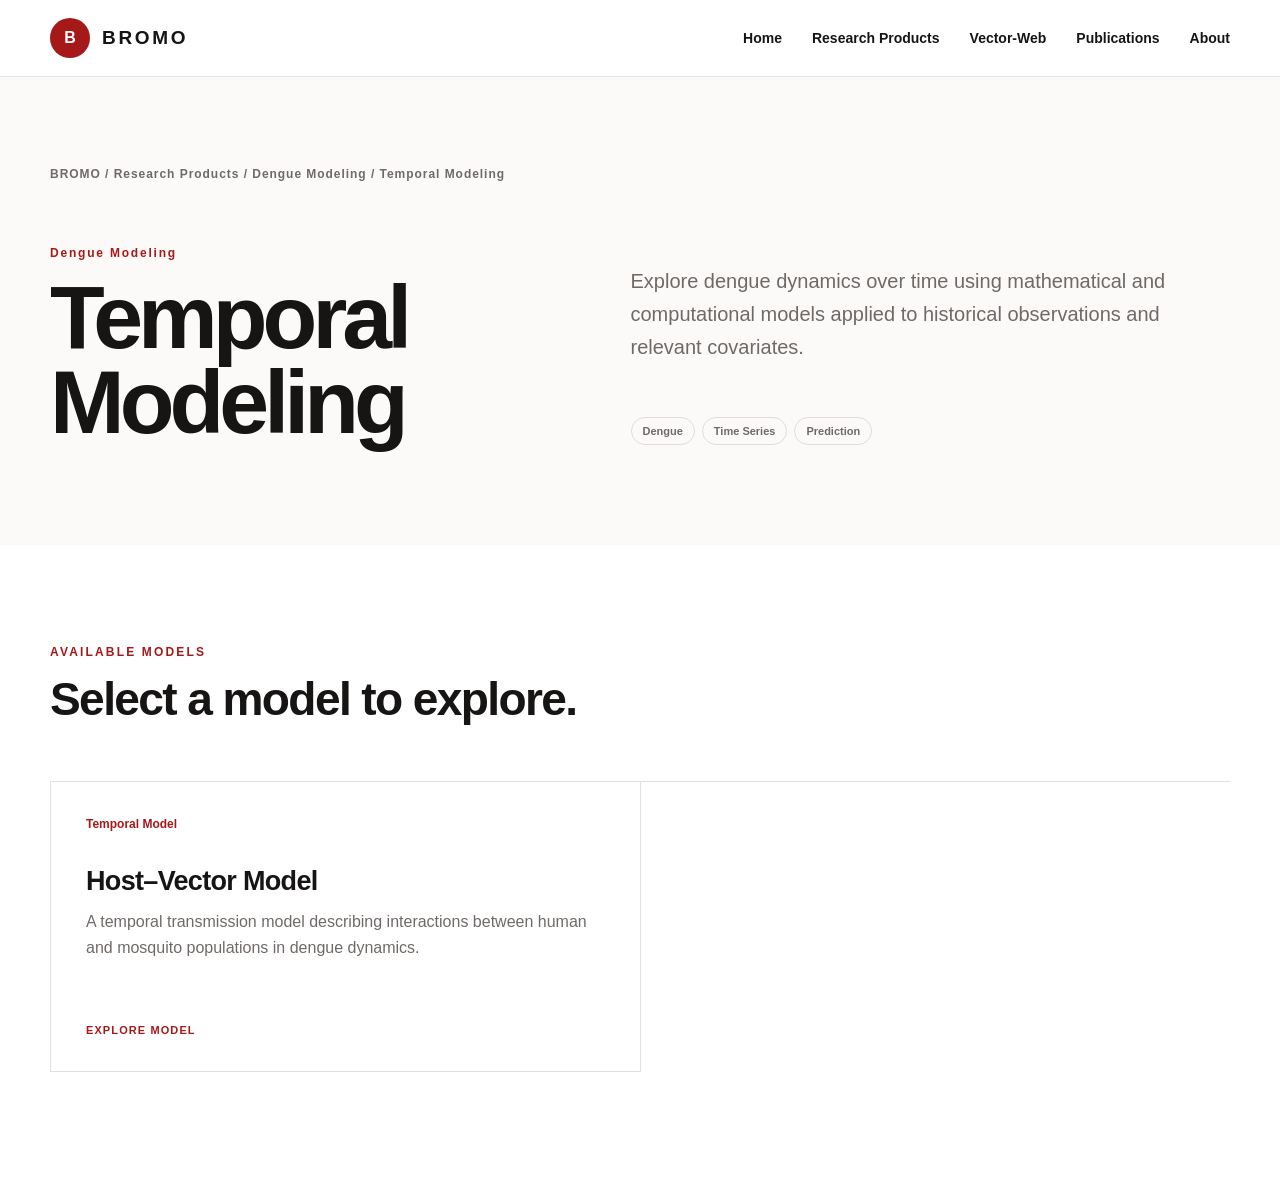
<file: products/dengue/temporal.html>
<!DOCTYPE html>
<html lang="en">

<head>

  <meta charset="UTF-8"> 

  <meta
    name="viewport"
    content="width=device-width, initial-scale=1.0"
  >

  <title>Dengue Temporal Modeling | BROMO</title>

  <meta
    name="description"
    content="Temporal modeling of dengue dynamics through BROMO."
  >

  <link
    rel="stylesheet"
    href="../../assets/css/style.css"
  >

</head>


<body>


<!-- =========================
     NAVIGATION
     ========================= -->

<header class="site-header">

  <div class="container navbar">

    <a href="../../index.html" class="brand">

      <span class="brand-mark">
        B
      </span>

      <span class="brand-name">
        BROMO
      </span>

    </a>


    <nav class="nav-links">

      <a href="index.html">Home</a>
      <a href="products.html">Research Products</a>
      <a href="vector-web.html">Vector-Web</a>
      <a href="publications.html">Publications</a>
      <a href="about.html">About</a>

    </nav>

  </div>

</header>



<!-- =========================
     TEMPORAL MODELING HEADER
     ========================= -->

<section class="product-detail-hero">

  <div class="container">

    <div class="product-breadcrumb">
      BROMO / Research Products / Dengue Modeling / Temporal Modeling
    </div>


    <div class="product-detail-grid">

      <div>

        <div class="product-code">
          Dengue Modeling
        </div>

        <h1 class="product-detail-title">
          Temporal Modeling
        </h1>

      </div>


      <div>

        <p class="product-detail-lead">
          Explore dengue dynamics over time using mathematical
          and computational models applied to historical
          observations and relevant covariates.
        </p>


        <div class="product-tags">

          <span class="product-tag">
            Dengue
          </span>

          <span class="product-tag">
            Time Series
          </span>

          <span class="product-tag">
            Prediction
          </span>

        </div>

      </div>

    </div>

  </div>

</section>



<!-- =========================
     AVAILABLE MODELS
     ========================= -->

<section class="approaches-section">

  <div class="container">

    <div class="approaches-heading">

      <div
        class="section-label"
        style="color: var(--bromo-red); opacity: 1;"
      >
        Available Models
      </div>

      <h2 class="approaches-title">
        Select a model to explore.
      </h2>

    </div>



    <div class="approaches-grid">


      <!-- HOST–VECTOR MODEL -->

      <a
        href="host-vector.html"
        class="approach-card approach-link"
      >

        <div class="approach-number">
          Temporal Model
        </div>

        <h3>
          Host–Vector Model
        </h3>

        <p>
          A temporal transmission model describing interactions
          between human and mosquito populations in dengue dynamics.
        </p>

        <span class="approach-status">
          Explore Model
        </span>

      </a>


    </div>

  </div>

</section>


</body>

</html>
</file>
<file: assets/css/style.css>
/* BROMO - Main Stylesheet */

:root {
  --bromo-red: #a61919;
  --bromo-dark-red: #7a0c0c;
  --bromo-white: #ffffff;
  --bromo-ivory: #fcfaf8;
  --bromo-black: #171414;
  --bromo-gray: #6f6a67;
}

* {
  box-sizing: border-box;
}

body {
  margin: 0;
  font-family: Arial, Helvetica, sans-serif;
  background-color: var(--bromo-ivory);
  color: var(--bromo-black);
}

/* =========================
   BROMO NAVIGATION
   ========================= */

.container {
  width: min(1180px, calc(100% - 48px));
  margin: 0 auto;
}

.site-header {
  background-color: var(--bromo-white);
  border-bottom: 1px solid #ebe5e2;

  position: sticky;
  top: 0;
  z-index: 1000;
}

.navbar {
  min-height: 76px;

  display: flex;
  align-items: center;
  justify-content: space-between;

  gap: 30px;
}

/* BROMO Brand */

.brand {
  display: flex;
  align-items: center;
  gap: 12px;

  color: var(--bromo-black);
  text-decoration: none;
}

.brand-mark {
  width: 40px;
  height: 40px;

  display: flex;
  align-items: center;
  justify-content: center;

  background-color: var(--bromo-red);
  color: white;

  border-radius: 50%;

  font-weight: 700;
}

.brand-name {
  font-size: 19px;
  font-weight: 800;
  letter-spacing: 0.14em;
}

/* Navigation */

.nav-links {
  display: flex;
  align-items: center;

  gap: 30px;
}

.nav-links a {
  color: var(--bromo-black);

  text-decoration: none;

  font-size: 14px;
  font-weight: 600;

  transition: color 0.2s ease;
}

.nav-links a:hover {
  color: var(--bromo-red);
}

/* Mobile */

@media (max-width: 800px) {

  .container {
    width: min(100% - 30px, 1180px);
  }

  .nav-links {
    display: none;
  }

}

/* =========================
   BROMO HERO
   ========================= */

.hero {
  position: relative;
  min-height: 720px;

  display: flex;
  align-items: center;

  overflow: hidden;

  background:
    radial-gradient(
      circle at 88% 25%,
      rgba(214, 40, 40, 0.12),
      transparent 32%
    ),
    var(--bromo-ivory);
}

/* Decorative circles */

.hero::before {
  content: "";

  position: absolute;

  width: 560px;
  height: 560px;

  right: -180px;
  top: 40px;

  border: 1px solid rgba(166, 25, 25, 0.16);
  border-radius: 50%;
}

.hero::after {
  content: "";

  position: absolute;

  width: 380px;
  height: 380px;

  right: -70px;
  top: 130px;

  border: 1px solid rgba(166, 25, 25, 0.12);
  border-radius: 50%;
}

.hero-content {
  position: relative;
  z-index: 2;

  max-width: 900px;

  padding: 100px 0;
}

.hero-eyebrow {
  margin-bottom: 20px;

  color: var(--bromo-red);

  font-size: 12px;
  font-weight: 800;

  letter-spacing: 0.18em;
  text-transform: uppercase;
}

.hero-title {
  margin: 0;

  font-size: clamp(80px, 14vw, 160px);
  line-height: 0.82;

  font-weight: 800;

  letter-spacing: -0.065em;
}

.hero-subtitle {
  max-width: 850px;

  margin: 35px 0 22px;

  font-size: clamp(30px, 4.5vw, 52px);
  line-height: 1.06;

  font-weight: 500;

  letter-spacing: -0.04em;
}

.hero-description {
  max-width: 700px;

  margin: 0;

  color: var(--bromo-gray);

  font-size: 19px;
  line-height: 1.7;
}


/* Hero buttons */

.hero-actions {
  display: flex;
  flex-wrap: wrap;

  gap: 12px;

  margin-top: 38px;
}

.btn {
  min-height: 50px;

  display: inline-flex;
  align-items: center;
  justify-content: center;

  padding: 0 25px;

  border-radius: 100px;

  text-decoration: none;

  font-size: 14px;
  font-weight: 700;

  transition:
    transform 0.2s ease,
    background-color 0.2s ease,
    border-color 0.2s ease;
}

.btn-primary {
  background-color: var(--bromo-red);
  color: white;

  border: 1px solid var(--bromo-red);
}

.btn-primary:hover {
  background-color: var(--bromo-dark-red);
  border-color: var(--bromo-dark-red);

  transform: translateY(-2px);
}

.btn-secondary {
  background-color: white;

  color: var(--bromo-black);

  border: 1px solid #ded8d5;
}

.btn-secondary:hover {
  color: var(--bromo-red);

  border-color: var(--bromo-red);

  transform: translateY(-2px);
}


/* Hero mobile */

@media (max-width: 620px) {

  .hero {
    min-height: auto;
  }

  .hero-content {
    padding: 85px 0;
  }

  .hero-title {
    font-size: clamp(70px, 25vw, 105px);
  }

  .hero-subtitle {
    font-size: 32px;
  }

  .hero-description {
    font-size: 17px;
  }

}

/* =========================
   ABOUT BROMO
   ========================= */

.about-section {
  background-color: var(--bromo-dark-red);
  color: white;
  padding: 110px 0;
}

.about-grid {
  display: grid;
  grid-template-columns: 0.8fr 1.4fr;
  gap: 90px;
  align-items: start;
}

.section-label {
  font-size: 12px;
  font-weight: 800;
  letter-spacing: 0.18em;
  text-transform: uppercase;
  opacity: 0.7;
}

.about-title {
  margin: 18px 0 0;

  font-size: clamp(32px, 3.6vw, 48px);
  line-height: 1.12;
  letter-spacing: -0.035em;
}

.about-text {
  margin: 0 0 24px;

  font-size: 19px;
  line-height: 1.75;

  color: rgba(255, 255, 255, 0.84);
}

.about-text strong {
  color: white;
}

@media (max-width: 800px) {

  .about-section {
    padding: 80px 0;
  }

  .about-grid {
    grid-template-columns: 1fr;
    gap: 45px;
  }

}

/* =========================
   RESEARCH PRODUCTS
   ========================= */

.products-section {
  padding: 110px 0;
  background-color: var(--bromo-white);
}

.products-heading {
  display: grid;
  grid-template-columns: 0.8fr 1.4fr;
  gap: 90px;
  margin-bottom: 60px;
}

.products-title {
  margin: 15px 0 0;

  font-size: clamp(38px, 5vw, 60px);
  line-height: 1.05;
  letter-spacing: -0.04em;
}

.products-intro {
  margin: 0;
  max-width: 700px;

  color: var(--bromo-gray);

  font-size: 18px;
  line-height: 1.7;
}

.products-grid {
  display: grid;
  grid-template-columns: repeat(2, 1fr);

  border-top: 1px solid #e5dfdc;
  border-left: 1px solid #e5dfdc;
}

.product-card {
  min-height: 330px;

  display: flex;
  flex-direction: column;

  padding: 38px;

  border-right: 1px solid #e5dfdc;
  border-bottom: 1px solid #e5dfdc;

  text-decoration: none;
  color: var(--bromo-black);

  background-color: white;

  transition:
    background-color 0.25s ease,
    transform 0.25s ease;
}

.product-card:hover {
  background-color: var(--bromo-ivory);
}

.product-number {
  color: var(--bromo-red);

  font-size: 12px;
  font-weight: 800;

  letter-spacing: 0.15em;
}

.product-category {
  margin-top: 35px;

  color: var(--bromo-gray);

  font-size: 12px;
  font-weight: 700;

  letter-spacing: 0.12em;
  text-transform: uppercase;
}

.products-title {
  margin: 15px 0 0;

  font-size: clamp(32px, 3.6vw, 48px);
  line-height: 1.12;
  letter-spacing: -0.035em;
}

.product-description {
  margin: 0;

  color: var(--bromo-gray);

  line-height: 1.65;
}

.product-tags {
  display: flex;
  flex-wrap: wrap;

  gap: 7px;

  margin-top: auto;
  padding-top: 28px;
}

.product-tag {
  padding: 7px 11px;

  border: 1px solid #e1dcda;
  border-radius: 100px;

  color: var(--bromo-gray);

  font-size: 11px;
  font-weight: 700;
}

@media (max-width: 800px) {

  .products-section {
    padding: 80px 0;
  }

  .products-heading {
    grid-template-columns: 1fr;
    gap: 30px;
  }

  .products-grid {
    grid-template-columns: 1fr;
  }

  .product-card {
    min-height: 300px;
  }

}

/* =========================
   PRODUCT DETAIL
   ========================= */

.product-detail-hero {
  padding: 90px 0 100px;
  background-color: var(--bromo-ivory);
}

.product-breadcrumb {
  margin-bottom: 65px;

  color: var(--bromo-gray);

  font-size: 12px;
  font-weight: 700;
  letter-spacing: 0.08em;
}

.product-detail-grid {
  display: grid;
  grid-template-columns: 0.9fr 1.1fr;

  gap: 90px;
  align-items: end;
}

.product-code {
  margin-bottom: 15px;

  color: var(--bromo-red);

  font-size: 12px;
  font-weight: 800;
  letter-spacing: 0.15em;
}

.product-detail-title {
  margin: 0;

  font-size: clamp(52px, 7vw, 90px);
  line-height: 0.95;

  letter-spacing: -0.055em;
}

.product-detail-lead {
  margin: 0 0 25px;

  max-width: 650px;

  color: var(--bromo-gray);

  font-size: 20px;
  line-height: 1.65;
}


/* RESEARCH APPROACHES */

.approaches-section {
  padding: 100px 0 120px;

  background-color: white;
}

.approaches-heading {
  max-width: 720px;

  margin-bottom: 55px;
}

.approaches-title {
  margin: 15px 0 0;

  font-size: clamp(32px, 3.6vw, 48px);
  line-height: 1.12;

  letter-spacing: -0.035em;
}

.approaches-grid {
  display: grid;

  grid-template-columns: repeat(2, 1fr);

  border-top: 1px solid #e5dfdc;
  border-left: 1px solid #e5dfdc;
}

.approach-card {
  min-height: 290px;

  display: flex;
  flex-direction: column;

  padding: 35px;

  border-right: 1px solid #e5dfdc;
  border-bottom: 1px solid #e5dfdc;
}

.approach-number {
  color: var(--bromo-red);

  font-size: 12px;
  font-weight: 800;
}

.approach-card h3 {
  margin: 35px 0 12px;

  font-size: 27px;

  letter-spacing: -0.025em;
}

.approach-card p {
  margin: 0;

  color: var(--bromo-gray);

  line-height: 1.65;
}

.approach-status {
  margin-top: auto;
  padding-top: 25px;

  color: var(--bromo-red);

  font-size: 11px;
  font-weight: 800;

  letter-spacing: 0.1em;
  text-transform: uppercase;
}


@media (max-width: 800px) {

  .product-detail-grid {
    grid-template-columns: 1fr;
    gap: 35px;
  }

  .product-breadcrumb {
    margin-bottom: 45px;
  }

  .approaches-grid {
    grid-template-columns: 1fr;
  }

}

/* Clickable research framework */

.approach-link {
  text-decoration: none;
  color: var(--bromo-black);

  transition:
    background-color 0.25s ease,
    transform 0.25s ease;
}

.approach-link:hover {
  background-color: var(--bromo-ivory);
}

.approach-link:hover h3 {
  color: var(--bromo-red);
}

/* =========================
   INTERACTIVE MODEL PAGE
   ========================= */

.model-section {
  padding: 100px 0;
  background-color: white;
}

.model-section-soft {
  background-color: var(--bromo-ivory);
}

.model-section-grid {
  display: grid;
  grid-template-columns: 0.55fr 1.45fr;
  gap: 90px;
}

.model-step {
  margin-bottom: 14px;

  color: var(--bromo-red);

  font-size: 12px;
  font-weight: 800;
  letter-spacing: 0.15em;
}

.model-label {
  color: var(--bromo-black);
  opacity: 1;
}

.model-section-title {
  max-width: 720px;

  margin: 0 0 28px;

  font-size: clamp(32px, 3.6vw, 48px);
  line-height: 1.12;
  letter-spacing: -0.035em;
}

.model-text {
  max-width: 760px;

  margin: 0 0 20px;

  color: var(--bromo-gray);

  font-size: 18px;
  line-height: 1.75;
}


/* WORKFLOW */

.workflow-list {
  margin-top: 40px;

  border-top: 1px solid #e5dfdc;
}

.workflow-item {
  display: grid;
  grid-template-columns: 60px 1fr;

  gap: 20px;

  padding: 28px 0;

  border-bottom: 1px solid #e5dfdc;
}

.workflow-number {
  color: var(--bromo-red);

  font-size: 12px;
  font-weight: 800;
}

.workflow-item h3 {
  margin: 0 0 8px;

  font-size: 21px;
}

.workflow-item p {
  margin: 0;

  color: var(--bromo-gray);

  line-height: 1.6;
}


/* MODEL PLACEHOLDER */

.model-placeholder {
  margin-top: 40px;

  padding: 45px;

  border: 1px solid #e5dfdc;

  background-color: var(--bromo-ivory);
}

.model-placeholder-label {
  margin-bottom: 30px;

  color: var(--bromo-red);

  font-size: 11px;
  font-weight: 800;

  letter-spacing: 0.14em;
}

.model-placeholder h3 {
  margin: 0 0 12px;

  font-size: 28px;
}

.model-placeholder p {
  max-width: 620px;

  margin: 0;

  color: var(--bromo-gray);

  line-height: 1.7;
}

.model-development {
  display: inline-block;

  margin-top: 30px;
  padding: 8px 12px;

  border: 1px solid #ded8d5;
  border-radius: 100px;

  color: var(--bromo-gray);

  font-size: 10px;
  font-weight: 800;

  letter-spacing: 0.1em;
  text-transform: uppercase;
}


/* SCIENTIFIC BASIS */

.model-section-dark {
  background-color: var(--bromo-dark-red);
  color: white;
}

.model-section-dark .model-step {
  color: rgba(255, 255, 255, 0.65);
}

.model-section-dark .model-label {
  color: white;
}

.model-section-dark .model-text {
  color: rgba(255, 255, 255, 0.78);
}

.scientific-reference {
  max-width: 760px;

  margin-top: 35px;
  padding: 25px 0;

  display: flex;
  justify-content: space-between;
  gap: 30px;

  border-top: 1px solid rgba(255, 255, 255, 0.25);
  border-bottom: 1px solid rgba(255, 255, 255, 0.25);
}

.scientific-reference span {
  color: rgba(255, 255, 255, 0.6);

  font-size: 12px;
  text-transform: uppercase;
  letter-spacing: 0.1em;
}


/* MOBILE */

@media (max-width: 800px) {

  .model-section {
    padding: 75px 0;
  }

  .model-section-grid {
    grid-template-columns: 1fr;
    gap: 35px;
  }

  .model-placeholder {
    padding: 30px;
  }

  .scientific-reference {
    flex-direction: column;
    gap: 10px;
  }

}

/* =========================================================
   VECTOR-WEB
   ========================================================= */

.vector-dashboard-section {
  padding: 90px 0;
  background: var(--bromo-ivory);
}

.vector-dashboard-heading {
  display: flex;
  justify-content: space-between;
  align-items: flex-end;
  gap: 30px;
  margin-bottom: 40px;
}

.vector-prototype-badge {
  display: inline-flex;
  align-items: center;
  min-height: 34px;
  padding: 0 14px;
  border: 1px solid rgba(166, 25, 25, 0.22);
  border-radius: 999px;

  font-size: 11px;
  font-weight: 700;
  letter-spacing: 0.12em;
  text-transform: uppercase;

  color: var(--bromo-red);
  background: var(--bromo-white);
}


/* SUMMARY */

.vector-stat-grid {
  display: grid;
  grid-template-columns: repeat(4, 1fr);
  gap: 14px;
  margin-bottom: 18px;
}

.vector-stat-card {
  min-height: 150px;
  padding: 24px;

  display: flex;
  flex-direction: column;

  background: var(--bromo-white);
  border: 1px solid rgba(23, 20, 20, 0.08);
  border-radius: 14px;
}

.vector-stat-label {
  color: var(--bromo-gray);
  font-size: 12px;
  font-weight: 700;
  letter-spacing: 0.06em;
  text-transform: uppercase;
}

.vector-stat-value {
  margin-top: 12px;

  color: var(--bromo-black);
  font-size: 42px;
  line-height: 1;
}

.vector-stat-note {
  margin-top: auto;
  padding-top: 18px;

  color: var(--bromo-gray);
  font-size: 13px;
}


/* MAP APPLICATION */

.vector-app {
  display: grid;
  grid-template-columns: 300px minmax(0, 1fr);

  min-height: 620px;

  overflow: hidden;

  border: 1px solid rgba(23, 20, 20, 0.10);
  border-radius: 18px;

  background: var(--bromo-white);

  box-shadow:
    0 24px 70px rgba(23, 20, 20, 0.08);
}


/* SIDE PANEL */

.vector-panel {
  padding: 30px 24px;

  border-right: 1px solid rgba(23, 20, 20, 0.08);

  background: var(--bromo-white);
}

.vector-panel-header {
  padding-bottom: 26px;
  margin-bottom: 26px;

  border-bottom: 1px solid rgba(23, 20, 20, 0.08);
}

.vector-panel-kicker {
  display: block;
  margin-bottom: 10px;

  color: var(--bromo-red);

  font-size: 11px;
  font-weight: 800;
  letter-spacing: 0.14em;
  text-transform: uppercase;
}

.vector-panel-header h3,
.vector-form-header h3 {
  margin: 0 0 10px;

  color: var(--bromo-black);

  font-size: 24px;
  line-height: 1.15;
}

.vector-panel-header p,
.vector-form-header p {
  margin: 0;

  color: var(--bromo-gray);

  font-size: 14px;
  line-height: 1.65;
}

.vector-filter-group {
  margin-bottom: 22px;
}

.vector-filter-label {
  display: block;

  margin-bottom: 8px;

  color: var(--bromo-black);

  font-size: 12px;
  font-weight: 700;
}

.vector-select,
.vector-field input,
.vector-field select,
.vector-field textarea {
  width: 100%;
  box-sizing: border-box;

  padding: 12px 13px;

  border: 1px solid rgba(23, 20, 20, 0.14);
  border-radius: 8px;

  background: var(--bromo-white);
  color: var(--bromo-black);

  font: inherit;
  font-size: 14px;
}

.vector-select:disabled,
.vector-field input:disabled,
.vector-field select:disabled,
.vector-field textarea:disabled {
  opacity: 1;

  color: #8a8582;
  background: #f8f6f4;

  cursor: not-allowed;
}

.vector-panel-note {
  margin-top: 32px;
  padding: 18px;

  border-radius: 10px;

  background: var(--bromo-ivory);
}

.vector-panel-note strong {
  display: block;
  margin-bottom: 7px;

  color: var(--bromo-black);

  font-size: 13px;
}

.vector-panel-note p {
  margin: 0;

  color: var(--bromo-gray);

  font-size: 12px;
  line-height: 1.6;
}


/* MAP */

.vector-map {
  position: relative;
  min-height: 620px;
  overflow: hidden;

  background:
    linear-gradient(
      rgba(252, 250, 248, 0.88),
      rgba(252, 250, 248, 0.88)
    ),
    linear-gradient(
      45deg,
      transparent 48%,
      rgba(166, 25, 25, 0.06) 49%,
      rgba(166, 25, 25, 0.06) 51%,
      transparent 52%
    );
}

.vector-map-grid {
  position: absolute;
  inset: 0;

  opacity: 0.7;

  background-image:
    linear-gradient(
      rgba(23, 20, 20, 0.045) 1px,
      transparent 1px
    ),
    linear-gradient(
      90deg,
      rgba(23, 20, 20, 0.045) 1px,
      transparent 1px
    );

  background-size: 42px 42px;
}

.vector-map-center {
  position: absolute;
  left: 50%;
  top: 50%;

  width: min(520px, 70%);

  transform: translate(-50%, -50%);

  text-align: center;
}

.vector-map-symbol {
  width: 58px;
  height: 58px;

  margin: 0 auto 20px;

  display: flex;
  align-items: center;
  justify-content: center;

  border-radius: 50%;

  color: var(--bromo-white);
  background: var(--bromo-red);

  font-size: 32px;
  font-weight: 300;
}

.vector-map-kicker {
  display: block;

  margin-bottom: 10px;

  color: var(--bromo-red);

  font-size: 11px;
  font-weight: 800;
  letter-spacing: 0.15em;
}

.vector-map-center h3 {
  margin: 0 0 12px;

  color: var(--bromo-black);

  font-size: clamp(25px, 3vw, 38px);
}

.vector-map-center p {
  max-width: 470px;

  margin: 0 auto;

  color: var(--bromo-gray);

  font-size: 15px;
  line-height: 1.7;
}


/* MAP LEGEND */

.vector-map-legend {
  position: absolute;
  left: 24px;
  bottom: 24px;

  min-width: 210px;

  padding: 17px 18px;

  border: 1px solid rgba(23, 20, 20, 0.08);
  border-radius: 10px;

  background: rgba(255, 255, 255, 0.94);

  box-shadow:
    0 10px 30px rgba(23, 20, 20, 0.06);
}

.vector-legend-title {
  margin-bottom: 11px;

  color: var(--bromo-black);

  font-size: 12px;
  font-weight: 800;
}

.vector-legend-item {
  display: flex;
  align-items: center;
  gap: 9px;

  margin-top: 8px;

  color: var(--bromo-gray);

  font-size: 12px;
}

.vector-dot {
  width: 9px;
  height: 9px;

  flex: 0 0 9px;

  border-radius: 50%;
}

.vector-dot-report {
  background: #a9a39f;
}

.vector-dot-pending {
  background: #c47b32;
}

.vector-dot-verified {
  background: var(--bromo-red);
}

.vector-map-warning {
  position: absolute;
  right: 24px;
  bottom: 24px;

  max-width: 300px;

  padding: 13px 15px;

  border-radius: 8px;

  color: var(--bromo-gray);
  background: rgba(255, 255, 255, 0.94);

  font-size: 11px;
  line-height: 1.5;
}


/* REPORT FORM */

.vector-form-preview {
  margin-top: 34px;

  padding: 32px;

  border: 1px solid rgba(23, 20, 20, 0.09);
  border-radius: 16px;

  background: var(--bromo-ivory);
}

.vector-form-header {
  margin-bottom: 28px;
}

.vector-form-grid {
  display: grid;
  grid-template-columns: 1fr 1fr;
  gap: 20px;

  margin-bottom: 24px;
}

.vector-field {
  display: flex;
  flex-direction: column;
  gap: 8px;
}

.vector-field-wide {
  grid-column: 1 / -1;
}

.vector-field label {
  color: var(--bromo-black);

  font-size: 12px;
  font-weight: 700;
}

.vector-field textarea {
  resize: vertical;
}

.vector-upload-preview {
  min-height: 110px;

  display: flex;
  flex-direction: column;
  align-items: center;
  justify-content: center;

  padding: 20px;

  border: 1px dashed rgba(23, 20, 20, 0.20);
  border-radius: 8px;

  background: var(--bromo-white);

  text-align: center;
}

.vector-upload-preview strong {
  margin-bottom: 5px;

  color: var(--bromo-black);

  font-size: 14px;
}

.vector-upload-preview span {
  color: var(--bromo-gray);

  font-size: 12px;
}


/* WORKFLOW */

.vector-workflow {
  display: grid;
  grid-template-columns: 1fr auto 1fr auto 1fr;
  align-items: stretch;
  gap: 14px;

  margin-top: 36px;
}

.vector-workflow-card {
  padding: 26px;

  border: 1px solid rgba(23, 20, 20, 0.08);
  border-radius: 14px;

  background: var(--bromo-white);
}

.vector-workflow-number {
  display: block;

  margin-bottom: 24px;

  color: var(--bromo-red);

  font-size: 11px;
  font-weight: 800;
  letter-spacing: 0.12em;
}

.vector-workflow-card h3 {
  margin: 0 0 10px;

  color: var(--bromo-black);

  font-size: 20px;
}

.vector-workflow-card p {
  margin: 0;

  color: var(--bromo-gray);

  font-size: 14px;
  line-height: 1.65;
}

.vector-workflow-arrow {
  display: flex;
  align-items: center;
  justify-content: center;

  color: var(--bromo-red);

  font-size: 22px;
}


/* SPATIAL SUMMARY */

.vector-summary-grid {
  display: grid;
  grid-template-columns: repeat(3, 1fr);
  gap: 16px;

  margin-top: 36px;
}

.vector-summary-card {
  padding: 28px;

  border: 1px solid rgba(23, 20, 20, 0.09);
  border-radius: 14px;

  background: var(--bromo-white);
}

.vector-summary-card span {
  display: block;

  margin-bottom: 22px;

  color: var(--bromo-red);

  font-size: 11px;
  font-weight: 800;
  letter-spacing: 0.10em;
  text-transform: uppercase;
}

.vector-summary-card strong {
  display: block;

  margin-bottom: 10px;

  color: var(--bromo-black);

  font-size: 20px;
}

.vector-summary-card p {
  margin: 0;

  color: var(--bromo-gray);

  font-size: 14px;
  line-height: 1.65;
}


/* MOBILE */

@media (max-width: 900px) {

  .vector-dashboard-heading {
    align-items: flex-start;
    flex-direction: column;
  }

  .vector-stat-grid {
    grid-template-columns: 1fr 1fr;
  }

  .vector-app {
    grid-template-columns: 1fr;
  }

  .vector-panel {
    border-right: 0;
    border-bottom: 1px solid rgba(23, 20, 20, 0.08);
  }

  .vector-map {
    min-height: 560px;
  }

  .vector-workflow {
    grid-template-columns: 1fr;
  }

  .vector-workflow-arrow {
    transform: rotate(90deg);
    min-height: 20px;
  }

  .vector-summary-grid {
    grid-template-columns: 1fr;
  }

}


@media (max-width: 640px) {

  .vector-dashboard-section {
    padding: 65px 0;
  }

  .vector-stat-grid {
    grid-template-columns: 1fr;
  }

  .vector-form-grid {
    grid-template-columns: 1fr;
  }

  .vector-field-wide {
    grid-column: auto;
  }

  .vector-map {
    min-height: 620px;
  }

  .vector-map-center {
    top: 39%;
    width: 82%;
  }

  .vector-map-legend {
    left: 15px;
    right: 15px;
    bottom: 90px;

    min-width: 0;
  }

  .vector-map-warning {
    left: 15px;
    right: 15px;
    bottom: 15px;

    max-width: none;
  }

}


/* =========================================================
   VECTOR-WEB LIVE MAP
   ========================================================= */

.vector-map-filters {
  display: grid;
  grid-template-columns: repeat(3, 1fr);
  gap: 16px;

  margin-bottom: 22px;
  padding: 22px;

  background: var(--bromo-white);
  border: 1px solid rgba(23, 20, 20, 0.08);
  border-radius: 14px;
}

.vector-map-container {
  position: relative;

  height: 680px;
  margin-top: 18px;

  overflow: hidden;

  background: #eee;
  border: 1px solid rgba(23, 20, 20, 0.10);
  border-radius: 18px;

  box-shadow:
    0 24px 70px rgba(23, 20, 20, 0.08);
}

.vector-live-map {
  width: 100%;
  height: 100%;
  min-height: 680px;
}


/* LEAFLET */

.vector-live-map .leaflet-control-zoom {
  border: 0;
  box-shadow:
    0 8px 24px rgba(23, 20, 20, 0.12);
}

.vector-live-map .leaflet-control-zoom a {
  color: var(--bromo-black);
}

.vector-live-map .leaflet-popup-content-wrapper {
  border-radius: 10px;
}

.vector-live-map .leaflet-popup-content {
  min-width: 210px;
  line-height: 1.55;
}


/* LEGEND */

.vector-live-legend {
  position: absolute;
  z-index: 500;

  left: 24px;
  bottom: 28px;

  width: 230px;

  padding: 17px 18px;

  background: rgba(255, 255, 255, 0.96);

  border: 1px solid rgba(23, 20, 20, 0.08);
  border-radius: 10px;

  box-shadow:
    0 10px 30px rgba(23, 20, 20, 0.10);
}

.vector-live-legend strong {
  display: block;

  margin-bottom: 12px;

  color: var(--bromo-black);

  font-size: 12px;
}

.density-gradient {
  height: 10px;

  border-radius: 999px;

  background:
    linear-gradient(
      90deg,
      #ffe066 0%,
      #ffb347 45%,
      #ef6c35 70%,
      #a61919 100%
    );
}

.density-labels {
  display: flex;
  justify-content: space-between;

  margin-top: 6px;

  color: var(--bromo-gray);

  font-size: 10px;
}

.vector-live-legend p {
  margin: 10px 0 0;

  color: var(--bromo-gray);

  font-size: 10px;
}


/* DISCLAIMER */

.vector-map-disclaimer {
  position: absolute;
  z-index: 500;

  right: 24px;
  bottom: 28px;

  max-width: 290px;

  padding: 16px 18px;

  background: rgba(255, 255, 255, 0.96);

  border: 1px solid rgba(23, 20, 20, 0.08);
  border-radius: 10px;

  box-shadow:
    0 10px 30px rgba(23, 20, 20, 0.10);
}

.vector-map-disclaimer strong {
  display: block;

  margin-bottom: 6px;

  color: var(--bromo-black);

  font-size: 12px;
}

.vector-map-disclaimer p {
  margin: 5px 0 0;

  color: var(--bromo-gray);

  font-size: 10px;
  line-height: 1.5;
}


/* AREA SUMMARY */

.vector-area-summary {
  display: grid;
  grid-template-columns: 1fr 1.5fr;
  gap: 35px;

  margin-top: 18px;
  padding: 30px;

  background: var(--bromo-white);

  border: 1px solid rgba(23, 20, 20, 0.08);
  border-radius: 14px;
}

.vector-area-summary h3 {
  margin: 0 0 8px;

  color: var(--bromo-black);

  font-size: 27px;
}

.vector-area-summary p {
  max-width: 450px;

  margin: 0;

  color: var(--bromo-gray);

  font-size: 13px;
  line-height: 1.6;
}

.vector-area-numbers {
  display: grid;
  grid-template-columns: repeat(4, 1fr);
  gap: 12px;
}

.vector-area-numbers div {
  padding: 18px;

  background: var(--bromo-ivory);

  border-radius: 10px;
}

.vector-area-numbers span {
  display: block;

  margin-bottom: 9px;

  color: var(--bromo-gray);

  font-size: 10px;
  font-weight: 700;

  text-transform: uppercase;
}

.vector-area-numbers strong {
  color: var(--bromo-black);

  font-size: 25px;
}

.vector-demo-note {
  margin-top: 14px;

  color: var(--bromo-gray);

  font-size: 11px;
  line-height: 1.6;
}


/* RESPONSIVE */

@media (max-width: 900px) {

  .vector-map-filters {
    grid-template-columns: 1fr;
  }

  .vector-area-summary {
    grid-template-columns: 1fr;
  }

  .vector-area-numbers {
    grid-template-columns: 1fr 1fr;
  }

}


@media (max-width: 640px) {

  .vector-map-container {
    height: 620px;
  }

  .vector-live-map {
    min-height: 620px;
  }

  .vector-live-legend {
    left: 12px;
    bottom: 130px;

    width: 190px;
  }

  .vector-map-disclaimer {
    left: 12px;
    right: 12px;
    bottom: 12px;

    max-width: none;
  }

  .vector-area-numbers {
    grid-template-columns: 1fr 1fr;
  }

}
</file>
